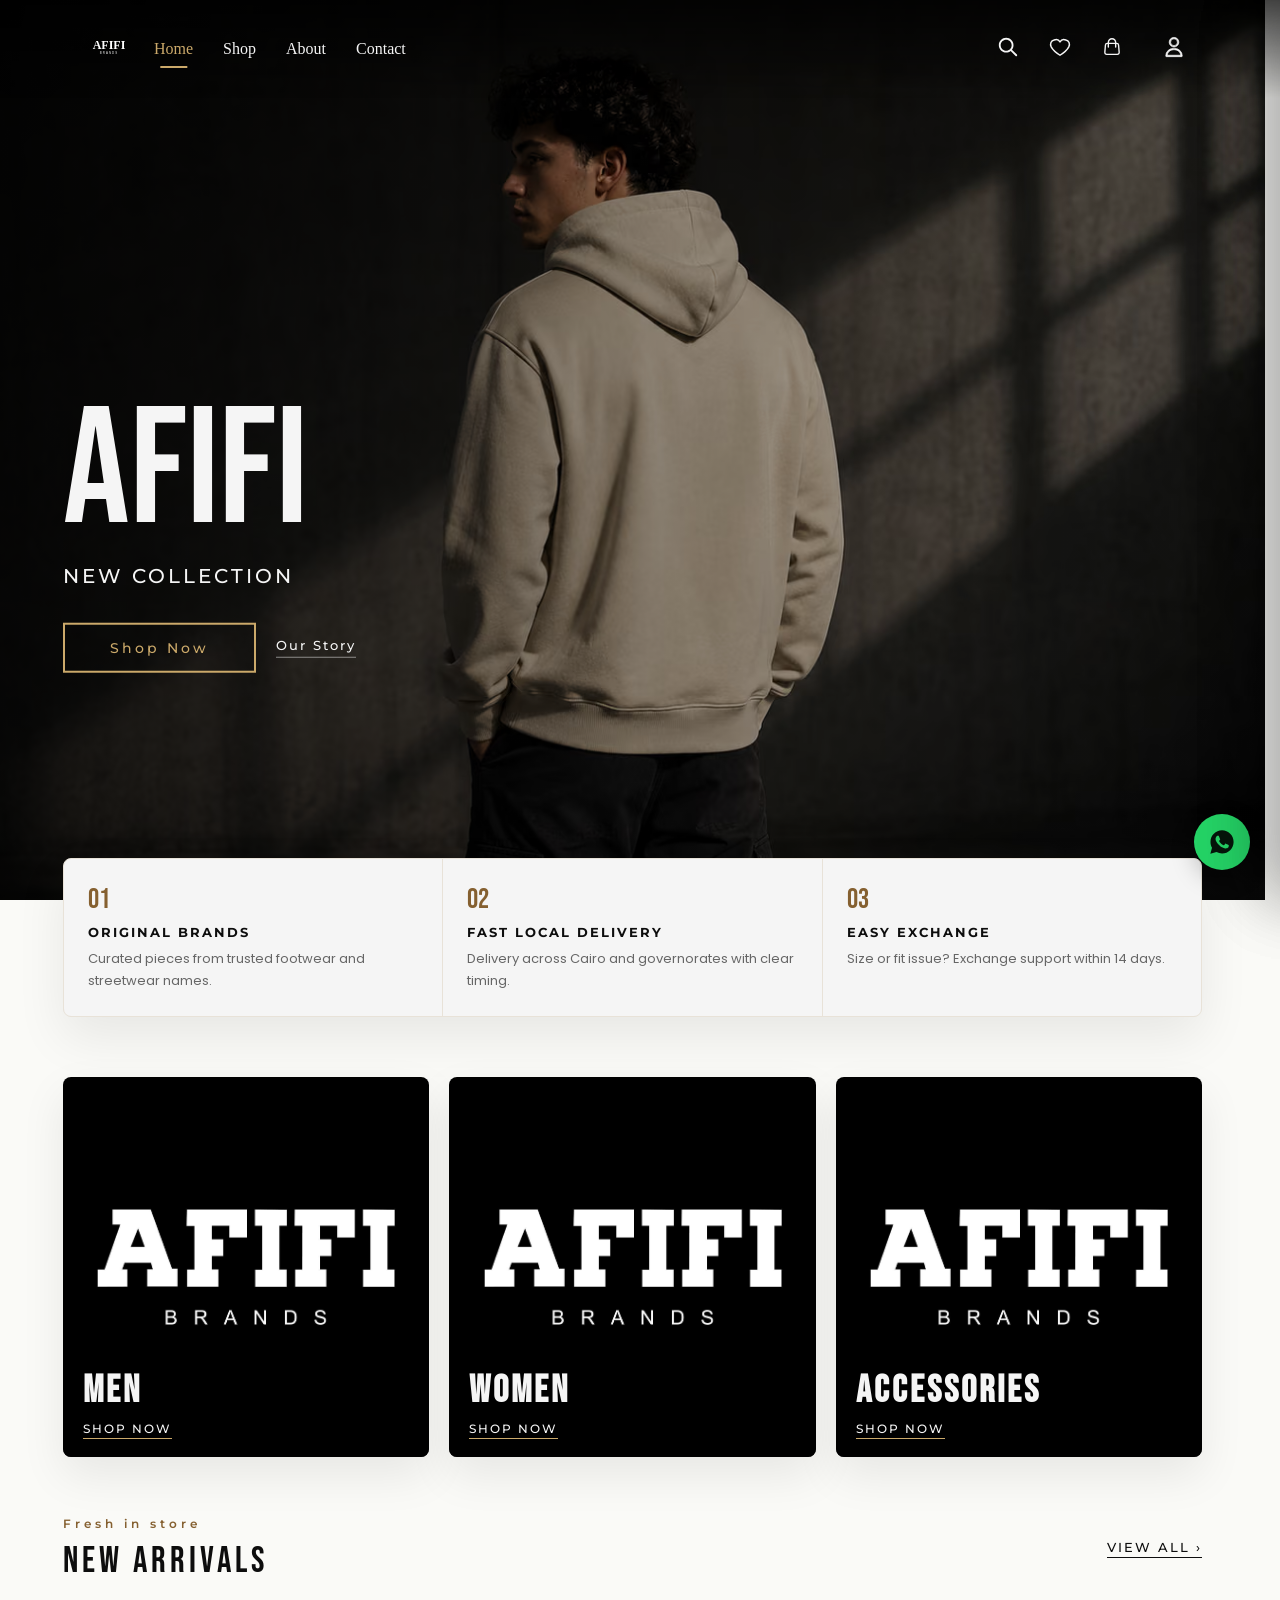
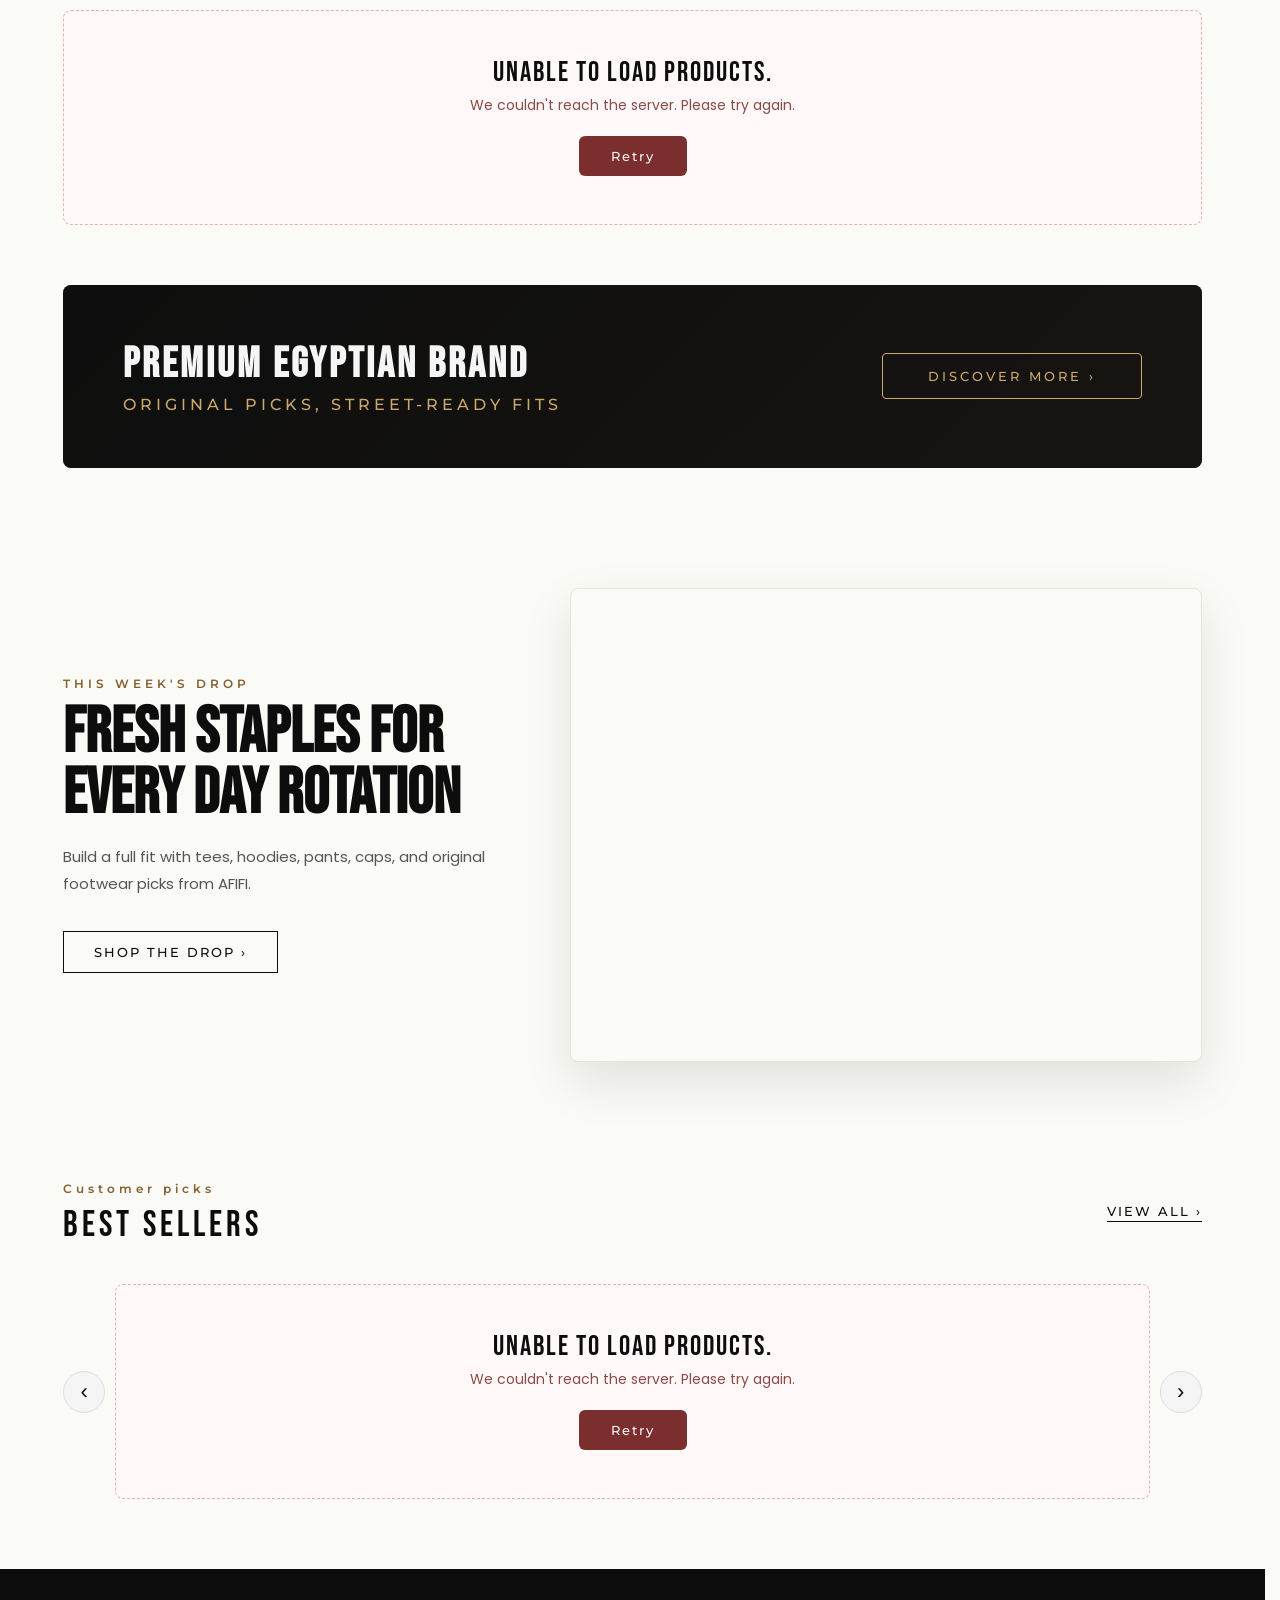
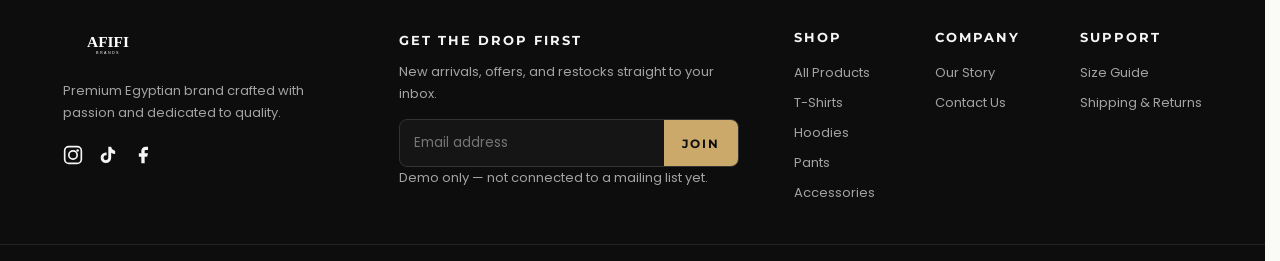
<file: index.html>
<!DOCTYPE html>
<html lang="en">
<head>
    <meta charset="UTF-8">
    <meta name="viewport" content="width=device-width, initial-scale=1.0">
    <meta http-equiv="X-UA-Compatible" content="ie=edge">
    <link rel="icon" href="favicon.ico" sizes="any">
    <link rel="icon" type="image/png" sizes="32x32" href="images/favicon/favicon-32x32.png">
    <link rel="icon" type="image/png" sizes="16x16" href="images/favicon/favicon-16x16.png">
    <link rel="apple-touch-icon" sizes="180x180" href="images/favicon/apple-touch-icon.png">
    <link rel="manifest" href="images/favicon/site.webmanifest">
    <meta name="theme-color" content="#0D0D0D">
    <link rel="preload" href="fonts/bebas-neue-latin.woff2" as="font" type="font/woff2" crossorigin>
    <link rel="preload" href="fonts/montserrat-500-latin.woff2" as="font" type="font/woff2" crossorigin>
    <link rel="preload" as="image" type="image/avif" imagesrcset="images/hero/slide-1-768.avif 768w, images/hero/slide-1-1280.avif 1280w, images/hero/slide-1-1920.avif 1920w" imagesizes="100vw">
    <link rel="preload" as="image" type="image/webp" imagesrcset="images/hero/slide-1-768.webp 768w, images/hero/slide-1-1280.webp 1280w, images/hero/slide-1-1920.webp 1920w" imagesizes="100vw">
    <link rel="stylesheet" href="brand.css?v=1.49">
    <title>AFIFI | CLOTHING BRAND</title>
    <meta name="description" content="AFIFI - premium Egyptian streetwear brand. Shop original tees, hoodies, pants, and accessories built for everyday rotation.">
</head>
<body>

<nav class="navbar">
    <a href="index.html"><img src="images/AFIFI_BRANDS_VECTOR.svg" alt="AFIFI Logo"></a>
    <button class="hamburger" id="hamburger" aria-label="Menu">
        <span></span><span></span><span></span>
    </button>
    <div class="nav-menu" id="navMenu">
        <div class="sections">
            <a href="index.html" class="active">Home</a>
            <a href="shop.html">Shop</a>
            <a href="about.html">About</a>
            <a href="contact.html">Contact</a>
        </div>
        <div class="icons">
            <a href="#" aria-label="Search"><img src="images/search icon.svg" alt=""></a>
            <a href="#" aria-label="Cart"><img src="images/cart.svg" alt=""></a>
            <a href="#" aria-label="Profile"><img src="images/profile.svg" alt=""></a>
        </div>
    </div>
</nav>

<main id="main-content">

<section class="hero">
    <div class="hero-slides">
        <picture>
            <source type="image/avif" sizes="100vw" srcset="images/hero/slide-1-768.avif 768w, images/hero/slide-1-1280.avif 1280w, images/hero/slide-1-1920.avif 1920w">
            <source type="image/webp" sizes="100vw" srcset="images/hero/slide-1-768.webp 768w, images/hero/slide-1-1280.webp 1280w, images/hero/slide-1-1920.webp 1920w">
            <img src="images/hero/slide-1-1920.webp" class="slide active" alt="AFIFI collection look" width="1448" height="1086" decoding="async" fetchpriority="high">
        </picture>
        <picture data-lazy-slide>
            <source type="image/avif" sizes="100vw" data-srcset="images/hero/slide-2-768.avif 768w, images/hero/slide-2-1280.avif 1280w, images/hero/slide-2-1920.avif 1920w">
            <source type="image/webp" sizes="100vw" data-srcset="images/hero/slide-2-768.webp 768w, images/hero/slide-2-1280.webp 1280w, images/hero/slide-2-1920.webp 1920w">
            <img class="slide" data-src="images/hero/slide-2-1920.webp" alt="AFIFI streetwear look" width="1448" height="1086" decoding="async">
        </picture>
        <picture data-lazy-slide>
            <source type="image/avif" sizes="100vw" data-srcset="images/hero/slide-3-768.avif 768w, images/hero/slide-3-1280.avif 1280w, images/hero/slide-3-1920.avif 1920w">
            <source type="image/webp" sizes="100vw" data-srcset="images/hero/slide-3-768.webp 768w, images/hero/slide-3-1280.webp 1280w, images/hero/slide-3-1920.webp 1920w">
            <img class="slide" data-src="images/hero/slide-3-1920.webp" alt="AFIFI premium outfit" width="1448" height="1086" decoding="async">
        </picture>
    </div>
    <div class="hero-overlay"></div>
    <div class="hero-content">
        <h1>AFIFI</h1>
        <p>New Collection</p>
        <div class="hero-actions">
            <a href="shop.html" class="hero-btn">Shop Now</a>
            <a href="about.html" class="hero-link">Our Story</a>
        </div>
    </div>
</section>

<section class="trust-strip" aria-label="Shopping benefits">
    <div class="trust-item">
        <span>01</span>
        <strong>Original Brands</strong>
        <p>Curated pieces from trusted footwear and streetwear names.</p>
    </div>
    <div class="trust-item">
        <span>02</span>
        <strong>Fast Local Delivery</strong>
        <p>Delivery across Cairo and governorates with clear timing.</p>
    </div>
    <div class="trust-item">
        <span>03</span>
        <strong>Easy Exchange</strong>
        <p>Size or fit issue? Exchange support within 14 days.</p>
    </div>
</section>

<section class="categories">
    <a href="shop.html" class="category-card">
        <img src="images/Brand-logo.jpg" alt="Men">
        <div class="category-overlay">
            <h2>MEN</h2>
            <span>SHOP NOW</span>
        </div>
    </a>
    <a href="shop.html" class="category-card">
        <img src="images/Brand-logo.jpg" alt="Women">
        <div class="category-overlay">
            <h2>WOMEN</h2>
            <span>SHOP NOW</span>
        </div>
    </a>
    <a href="shop.html" class="category-card">
        <img src="images/Brand-logo.jpg" alt="Accessories">
        <div class="category-overlay">
            <h2>ACCESSORIES</h2>
            <span>SHOP NOW</span>
        </div>
    </a>
</section>

<section class="new-arrivals">
    <div class="arrivals-header">
        <div>
            <span class="section-label">Fresh in store</span>
            <h2>NEW ARRIVALS</h2>
        </div>
        <a href="shop.html" class="view-all">VIEW ALL &rsaquo;</a>
    </div>
    <div class="products-grid is-loading" id="newArrivalsGrid" aria-busy="true">
        <div class="home-section-loading" data-home-loading aria-live="polite">
            <div class="home-section-loading-spinner" aria-hidden="true"></div>
            <p class="home-section-loading-text">Loading new arrivals...</p>
        </div>
        <div class="home-products-empty" id="newArrivalsEmpty" hidden>
            <p class="home-products-empty-title">No new arrivals yet.</p>
            <p class="home-products-empty-text">Check back soon for fresh drops.</p>
        </div>
        <div class="home-products-error" id="newArrivalsError" hidden>
            <p class="home-products-error-title">Unable to load products.</p>
            <p class="home-products-error-text">We couldn't reach the server. Please try again.</p>
            <button type="button" class="home-products-retry" data-home-retry>Retry</button>
        </div>
    </div>
</section>

<section class="premium-banner">
    <div class="banner-content">
        <div class="banner-text">
            <h2>PREMIUM EGYPTIAN BRAND</h2>
            <p>ORIGINAL PICKS, STREET-READY FITS</p>
        </div>
        <a href="about.html" class="banner-btn">DISCOVER MORE &rsaquo;</a>
    </div>
</section>

<section class="featured-drop">
    <div class="drop-copy">
        <span class="section-label">THIS WEEK'S DROP</span>
        <h2>Fresh staples for every day rotation</h2>
        <p>Build a full fit with tees, hoodies, pants, caps, and original footwear picks from AFIFI.</p>
        <a href="shop.html" class="story-btn">SHOP THE DROP &rsaquo;</a>
    </div>
    <div class="drop-media">
        <picture>
            <source type="image/avif" sizes="(max-width: 768px) 100vw, 55vw" srcset="images/hero/slide-2-768.avif 768w, images/hero/slide-2-1280.avif 1280w">
            <source type="image/webp" sizes="(max-width: 768px) 100vw, 55vw" srcset="images/hero/slide-2-768.webp 768w, images/hero/slide-2-1280.webp 1280w">
            <img src="images/hero/slide-2-1280.webp" alt="AFIFI weekly drop" width="1448" height="1086" loading="lazy" decoding="async">
        </picture>
    </div>
</section>

<section class="best-sellers">
    <div class="arrivals-header">
        <div>
            <span class="section-label">Customer picks</span>
            <h2>BEST SELLERS</h2>
        </div>
        <a href="shop.html" class="view-all">VIEW ALL &rsaquo;</a>
    </div>
    <div class="carousel-wrapper is-loading">
        <button class="carousel-arrow left-arrow" aria-label="Previous products">&lsaquo;</button>
        <div class="carousel-track is-loading" id="bestSellersTrack" aria-busy="true">
            <div class="home-section-loading" data-home-loading aria-live="polite">
                <div class="home-section-loading-spinner" aria-hidden="true"></div>
                <p class="home-section-loading-text">Loading best sellers...</p>
            </div>
            <div class="home-products-empty" id="bestSellersEmpty" hidden>
                <p class="home-products-empty-title">No best sellers yet.</p>
                <p class="home-products-empty-text">Customer favorites will appear here soon.</p>
            </div>
            <div class="home-products-error" id="bestSellersError" hidden>
                <p class="home-products-error-title">Unable to load products.</p>
                <p class="home-products-error-text">We couldn't reach the server. Please try again.</p>
                <button type="button" class="home-products-retry" data-home-retry>Retry</button>
            </div>
        </div>
        <button class="carousel-arrow right-arrow" aria-label="Next products">&rsaquo;</button>
    </div>
</section>

</main>

<footer class="site-footer">
    <div class="footer-main">
        <div class="footer-brand">
            <img src="images/AFIFI_BRANDS_VECTOR.svg" alt="AFIFI Logo" class="footer-logo">
            <p>Premium Egyptian brand crafted with passion and dedicated to quality.</p>
            <div class="social-icons">
                <a href="https://www.instagram.com/afifi_15may?utm_source=ig_web_button_share_sheet&igsh=ZDNlZDc0MzIxNw==" aria-label="Instagram" target="_blank"><svg width="20" height="20" viewBox="0 0 24 24" fill="none" stroke="currentColor" stroke-width="2"><rect x="2" y="2" width="20" height="20" rx="5"/><circle cx="12" cy="12" r="5"/><circle cx="17.5" cy="6.5" r="1.5" fill="currentColor" stroke="none"/></svg></a>
                <a href="https://www.tiktok.com/@afifi9087?is_from_webapp=1&sender_device=pc" aria-label="TikTok" target="_blank"><svg width="20" height="20" viewBox="0 0 24 24" fill="currentColor"><path d="M19.59 6.69a4.83 4.83 0 01-3.77-4.25V2h-3.45v13.67a2.89 2.89 0 01-2.88 2.5 2.89 2.89 0 01-2.89-2.89 2.89 2.89 0 012.89-2.89c.28 0 .54.04.79.1V9.01a6.27 6.27 0 00-.79-.05 6.34 6.34 0 00-6.34 6.34 6.34 6.34 0 006.34 6.34 6.34 6.34 0 006.34-6.34V9.17a8.16 8.16 0 004.76 1.52v-3.4a4.85 4.85 0 01-1-.6z"/></svg></a>
                <a href="https://www.facebook.com/Afifibrands" aria-label="Facebook" target="_blank"><svg width="20" height="20" viewBox="0 0 24 24" fill="currentColor"><path d="M18 2h-3a5 5 0 00-5 5v3H7v4h3v8h4v-8h3l1-4h-4V7a1 1 0 011-1h3z"/></svg></a>
            </div>
        </div>
        <div class="footer-newsletter">
            <p class="footer-col-title">GET THE DROP FIRST</p>
            <p>New arrivals, offers, and restocks straight to your inbox.</p>
            <form class="newsletter-form">
                <input type="email" placeholder="Email address" aria-label="Email address">
                <button type="submit">JOIN</button>
            </form>
            <p class="form-demo-note">Demo only — not connected to a mailing list yet.</p>
        </div>
        <div class="footer-links">
            <div class="footer-col">
                <p class="footer-col-title">SHOP</p>
                <a href="shop.html">All Products</a>
                <a href="shop.html">T-Shirts</a>
                <a href="shop.html">Hoodies</a>
                <a href="shop.html">Pants</a>
                <a href="shop.html">Accessories</a>
            </div>
            <div class="footer-col">
                <p class="footer-col-title">COMPANY</p>
                <a href="about.html">Our Story</a>
                <a href="contact.html">Contact Us</a>
            </div>
            <div class="footer-col">
                <p class="footer-col-title">SUPPORT</p>
                <a href="support.html#size-guide">Size Guide</a>
                <a href="support.html#shipping">Shipping & Returns</a>
            </div>
        </div>
    </div>
    <div class="footer-bottom">
        <p>&copy; 2026 AFIFI BRANDS. All Rights Reserved.</p>
        <div class="footer-bottom-links">
            <a href="support.html#privacy">Privacy Policy</a>
            <a href="support.html#terms">Terms & Conditions</a>
        </div>
    </div>
</footer>

<!--
  API base URL (production / split deployment only):
  Uncomment and set before brand.js when the Laravel API is NOT on the same origin as this site.
  Required for static hosts such as GitHub Pages. Local dev (localhost, 127.0.0.1, file://)
  automatically uses http://127.0.0.1:8000/api — do not set this override locally.
  Example:
  <script>window.AFIFI_API_BASE_URL = 'https://api.yourdomain.com/api';</script>
-->
<script src="brand.js?v=1.42"></script>
</body>
</html>
</file>
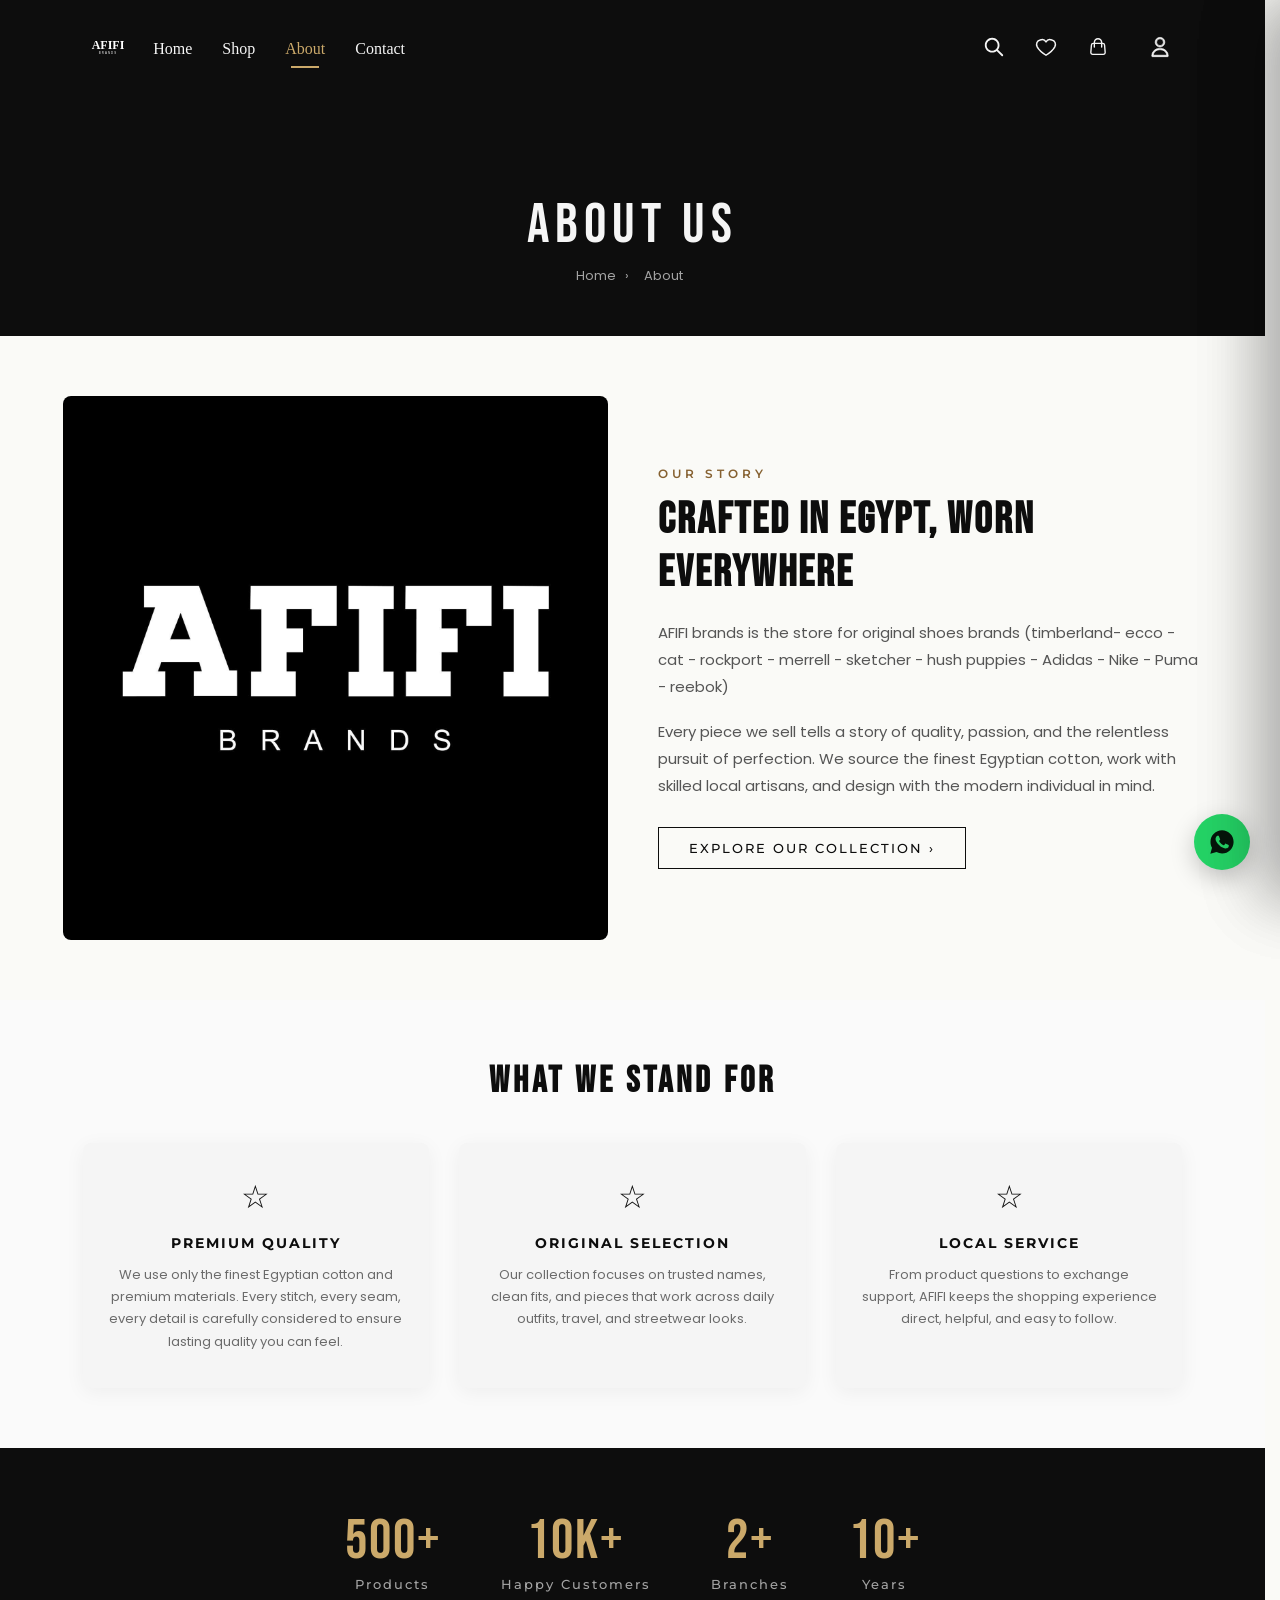
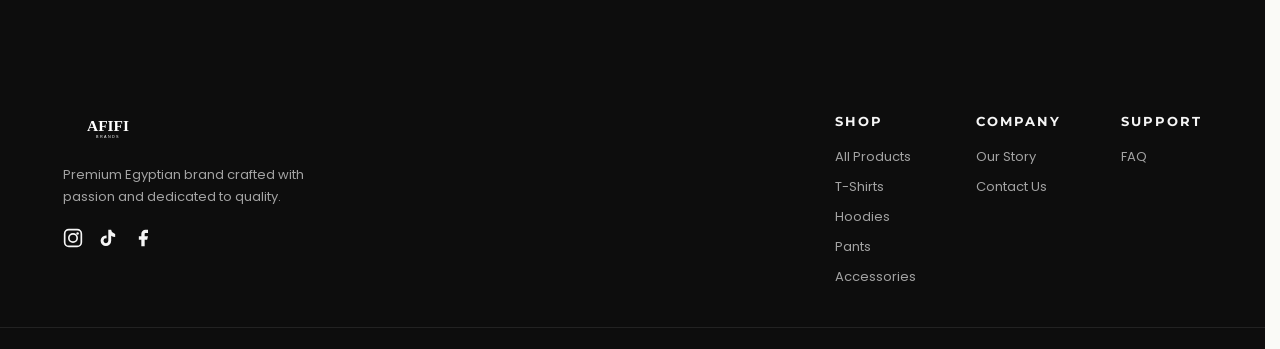
<file: about.html>
<!DOCTYPE html>
<html lang="en">
<head>
    <meta charset="UTF-8">
    <meta name="viewport" content="width=device-width, initial-scale=1.0">
    <meta http-equiv="X-UA-Compatible" content="ie=edge">
    <link rel="icon" href="favicon.ico" sizes="any">
    <link rel="icon" type="image/png" sizes="32x32" href="images/favicon/favicon-32x32.png">
    <link rel="icon" type="image/png" sizes="16x16" href="images/favicon/favicon-16x16.png">
    <link rel="apple-touch-icon" sizes="180x180" href="images/favicon/apple-touch-icon.png">
    <link rel="manifest" href="images/favicon/site.webmanifest">
    <meta name="theme-color" content="#0D0D0D">
    <link rel="preload" href="fonts/bebas-neue-latin.woff2" as="font" type="font/woff2" crossorigin>
    <link rel="stylesheet" href="brand.css?v=1.49">
    <title>AFIFI | ABOUT US</title>
    <meta name="description" content="Learn about AFIFI - a premium Egyptian clothing brand blending street style with quality craftsmanship.">
</head>
<body>

<nav class="navbar navbar-solid">
    <a href="index.html" aria-label="AFIFI home"><img src="images/AFIFI_BRANDS_VECTOR.svg" alt=""></a>
    <button class="hamburger" id="hamburger" aria-label="Menu">
        <span></span><span></span><span></span>
    </button>
    <div class="nav-menu" id="navMenu">
        <div class="sections">
            <a href="index.html">Home</a>
            <a href="shop.html">Shop</a>
            <a href="about.html" class="active">About</a>
            <a href="contact.html">Contact</a>
        </div>
        <div class="icons">
            <a href="#" aria-label="Search"><img src="images/search icon.svg" alt=""></a>
            <a href="#" aria-label="Cart"><img src="images/cart.svg" alt=""></a>
            <a href="#" aria-label="Profile"><img src="images/profile.svg" alt=""></a>
        </div>
    </div>
</nav>

<main id="main-content">

<!--PAGE HEADER-->
<section class="page-header">
    <h1>ABOUT US</h1>
    <div class="breadcrumbs">
        <a href="index.html">Home</a> <span>&rsaquo;</span> <span>About</span>
    </div>
</section>

<!--BRAND STORY-->
<section class="brand-story">
    <div class="story-image">
        <img src="images/Brand-logo.jpg" alt="Our Story">
    </div>
    <div class="story-text">
        <span class="section-label">OUR STORY</span>
        <h2>Crafted in Egypt, Worn Everywhere</h2>
        <p>AFIFI brands is the store for original shoes brands (timberland- ecco - cat - rockport - merrell - sketcher -
            hush puppies - Adidas - Nike - Puma - reebok) </p>
        <p>Every piece we sell tells a story of quality, passion, and the relentless pursuit of perfection. We source
            the finest Egyptian cotton, work with skilled local artisans, and design with the modern individual in
            mind.</p>
        <a href="shop.html" class="story-btn">EXPLORE OUR COLLECTION &rsaquo;</a>
    </div>
</section>

<!--VALUES-->
<section class="values-section">
    <h2>WHAT WE STAND FOR</h2>
    <div class="values-grid">
        <div class="value-card">
            <div class="value-icon">&star;</div>
            <h3>PREMIUM QUALITY</h3>
            <p>We use only the finest Egyptian cotton and premium materials. Every stitch, every seam, every detail is
                carefully considered to ensure lasting quality you can feel.</p>
        </div>
        <div class="value-card">
            <div class="value-icon">&star;</div>
            <h3>ORIGINAL SELECTION</h3>
            <p>Our collection focuses on trusted names, clean fits, and pieces that work across daily outfits, travel,
                and streetwear looks.</p>
        </div>
        <div class="value-card">
            <div class="value-icon">&star;</div>
            <h3>LOCAL SERVICE</h3>
            <p>From product questions to exchange support, AFIFI keeps the shopping experience direct, helpful, and easy
                to follow.</p>
        </div>
    </div>
</section>

<!--STATS-->
<section class="stats-section">
    <div class="stat-item">
        <span class="stat-number">500+</span>
        <span class="stat-label">Products</span>
    </div>
    <div class="stat-item">
        <span class="stat-number">10K+</span>
        <span class="stat-label">Happy Customers</span>
    </div>
    <div class="stat-item">
        <span class="stat-number">2+</span>
        <span class="stat-label">Branches</span>
    </div>
    <div class="stat-item">
        <span class="stat-number">10+</span>
        <span class="stat-label">Years</span>
    </div>
</section>

<!--FOOTER-->
</main>

<footer class="site-footer">
    <div class="footer-main">
        <div class="footer-brand">
            <img src="images/AFIFI_BRANDS_VECTOR.svg" alt="AFIFI Logo" class="footer-logo">
            <p>Premium Egyptian brand crafted with passion and dedicated to quality.</p>
            <div class="social-icons">
                <a href="https://www.instagram.com/afifi_15may?utm_source=ig_web_button_share_sheet&igsh=ZDNlZDc0MzIxNw=="
                   aria-label="Instagram" target="_blank">
                    <svg width="20" height="20" viewBox="0 0 24 24" fill="none" stroke="currentColor" stroke-width="2">
                        <rect x="2" y="2" width="20" height="20" rx="5"/>
                        <circle cx="12" cy="12" r="5"/>
                        <circle cx="17.5" cy="6.5" r="1.5" fill="currentColor" stroke="none"/>
                    </svg>
                </a>
                <a href="https://www.tiktok.com/@afifi9087?is_from_webapp=1&sender_device=pc" aria-label="TikTok"
                   target="_blank">
                    <svg width="20" height="20" viewBox="0 0 24 24" fill="currentColor">
                        <path d="M19.59 6.69a4.83 4.83 0 01-3.77-4.25V2h-3.45v13.67a2.89 2.89 0 01-2.88 2.5 2.89 2.89 0 01-2.89-2.89 2.89 2.89 0 012.89-2.89c.28 0 .54.04.79.1V9.01a6.27 6.27 0 00-.79-.05 6.34 6.34 0 00-6.34 6.34 6.34 6.34 0 006.34 6.34 6.34 6.34 0 006.34-6.34V9.17a8.16 8.16 0 004.76 1.52v-3.4a4.85 4.85 0 01-1-.6z"/>
                    </svg>
                </a>
                <a href="https://www.facebook.com/Afifibrands" aria-label="Facebook" target="_blank">
                    <svg width="20" height="20" viewBox="0 0 24 24" fill="currentColor">
                        <path d="M18 2h-3a5 5 0 00-5 5v3H7v4h3v8h4v-8h3l1-4h-4V7a1 1 0 011-1h3z"/>
                    </svg>
                </a>
            </div>
        </div>
        <div class="footer-links">
            <div class="footer-col"><p class="footer-col-title">SHOP</p><a href="shop.html">All Products</a><a href="#">T-Shirts</a><a
                    href="#">Hoodies</a><a href="#">Pants</a><a href="#">Accessories</a></div>
            <div class="footer-col"><p class="footer-col-title">COMPANY</p><a href="about.html">Our
                Story</a><a href="contact.html">Contact Us</a></div>
            <div class="footer-col"><p class="footer-col-title">SUPPORT</p><a href="support.html">FAQ</a></div>
        </div>
    </div>
    <div class="footer-bottom">
        <p>&copy; 2026 AFIFI BRANDS. All Rights Reserved.</p>
        <div class="footer-bottom-links"><a href="support.html#privacy">Privacy Policy</a><a href="support.html#terms">Terms & Conditions</a></div>
    </div>
</footer>

<!--
  API base URL (production / split deployment only):
  Uncomment and set before brand.js when the Laravel API is NOT on the same origin as this site.
  Required for static hosts such as GitHub Pages. Local dev (localhost, 127.0.0.1, file://)
  automatically uses http://127.0.0.1:8000/api — do not set this override locally.
  Example:
  <script>window.AFIFI_API_BASE_URL = 'https://api.yourdomain.com/api';</script>
-->
<script src="brand.js?v=1.42"></script>

</body>
</html>
</file>
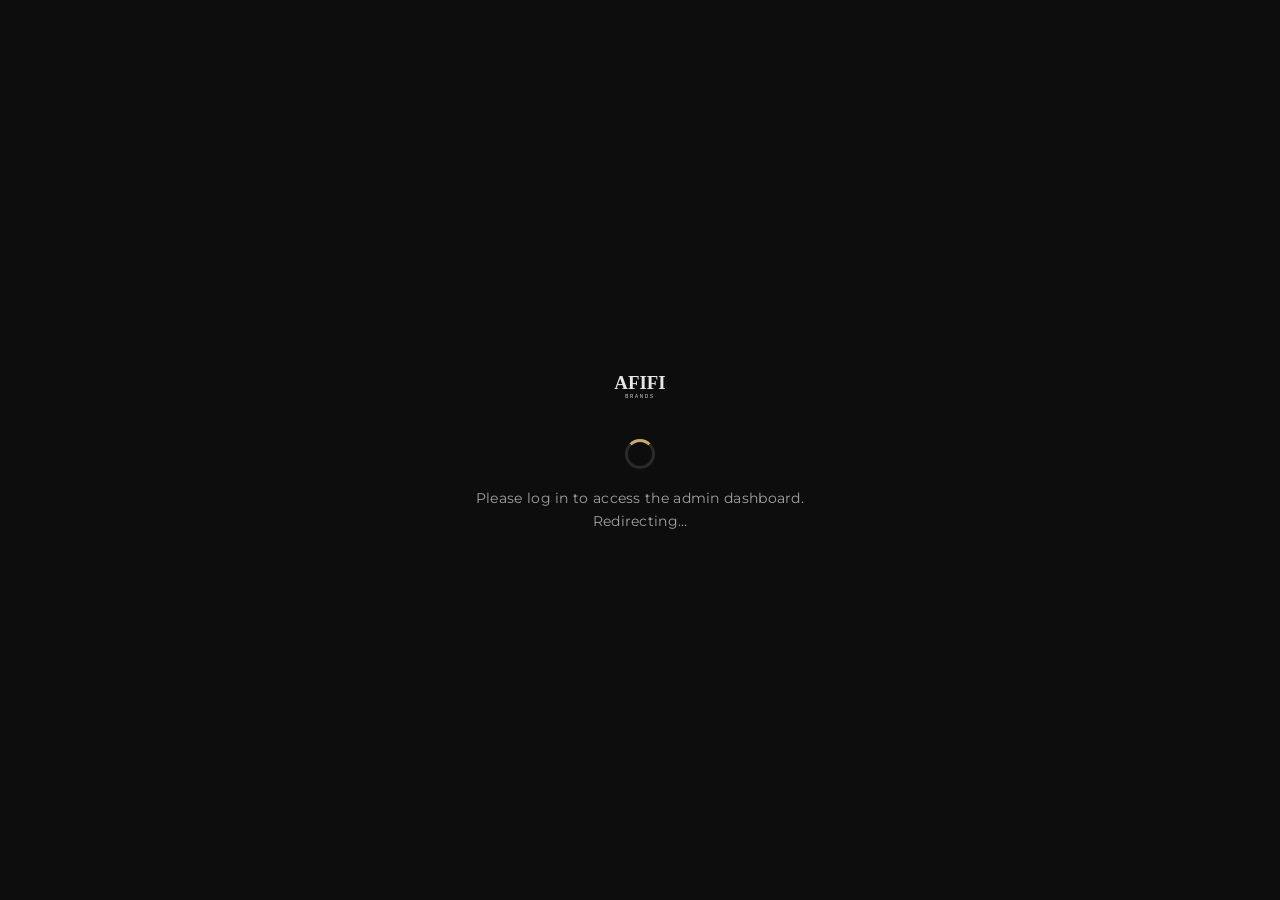
<file: admin.html>
<!DOCTYPE html>
<html lang="en">
<head>
    <meta charset="UTF-8">
    <meta name="viewport" content="width=device-width, initial-scale=1.0">
    <meta http-equiv="X-UA-Compatible" content="ie=edge">
    <meta name="robots" content="noindex, nofollow">
    <link rel="icon" href="favicon.ico" sizes="any">
    <link rel="icon" type="image/png" sizes="32x32" href="images/favicon/favicon-32x32.png">
    <link rel="icon" type="image/png" sizes="16x16" href="images/favicon/favicon-16x16.png">
    <link rel="apple-touch-icon" sizes="180x180" href="images/favicon/apple-touch-icon.png">
    <link rel="manifest" href="images/favicon/site.webmanifest">
    <meta name="theme-color" content="#0D0D0D">
    <link rel="preconnect" href="https://fonts.googleapis.com">
    <link rel="preconnect" href="https://fonts.gstatic.com" crossorigin>
    <link href="https://fonts.googleapis.com/css2?family=Bebas+Neue&family=Montserrat:wght@500;600;700&family=Poppins:wght@300;400;500;600;700&display=swap" rel="stylesheet">
    <link rel="stylesheet" href="admin.css?v=1.14">
    <title>AFIFI | ADMIN DASHBOARD</title>
</head>
<body class="admin-body">

<!-- AUTH GATE: shown until the auth guard finishes checking the session and
     admin permission. No dashboard content renders behind this until then. -->
<div class="admin-gate" id="adminAuthGate" data-state="checking" role="status" aria-live="polite">
    <div class="admin-gate-box">
        <img src="images/AFIFI_BRANDS_VECTOR.svg" alt="AFIFI" class="admin-gate-logo">
        <div class="admin-gate-spinner" aria-hidden="true"></div>
        <p id="adminGateMessage">Checking access…</p>
        <div class="admin-gate-actions" id="adminGateActions" hidden>
            <button type="button" id="adminGateRetryBtn" hidden>RETRY</button>
            <a href="index.html" id="adminGateHomeLink" hidden>GO HOME</a>
        </div>
    </div>
</div>

<div class="admin-sidebar-backdrop" id="adminSidebarBackdrop"></div>

<div class="admin-shell" id="adminShell" hidden>
    <aside class="admin-sidebar" id="adminSidebar">
        <div class="admin-sidebar-brand">
            <img src="images/AFIFI_BRANDS_VECTOR.svg" alt="AFIFI">
            <span>ADMIN</span>
        </div>

        <nav class="admin-nav" aria-label="Admin navigation">
            <a href="#dashboard" class="admin-nav-link active" data-section="dashboard" aria-current="page">
                <svg viewBox="0 0 24 24" fill="none" stroke="currentColor" stroke-width="2" stroke-linecap="round" stroke-linejoin="round"><rect x="3" y="3" width="7" height="7"></rect><rect x="14" y="3" width="7" height="7"></rect><rect x="14" y="14" width="7" height="7"></rect><rect x="3" y="14" width="7" height="7"></rect></svg>
                Dashboard
            </a>
            <a href="#products" class="admin-nav-link" data-section="products">
                <svg viewBox="0 0 24 24" fill="none" stroke="currentColor" stroke-width="2" stroke-linecap="round" stroke-linejoin="round"><path d="M21 16V8a2 2 0 00-1-1.73l-7-4a2 2 0 00-2 0l-7 4A2 2 0 003 8v8a2 2 0 001 1.73l7 4a2 2 0 002 0l7-4A2 2 0 0021 16z"></path><polyline points="3.27 6.96 12 12.01 20.73 6.96"></polyline><line x1="12" y1="22.08" x2="12" y2="12"></line></svg>
                Products
            </a>
            <a href="#orders" class="admin-nav-link" data-section="orders">
                <svg viewBox="0 0 24 24" fill="none" stroke="currentColor" stroke-width="2" stroke-linecap="round" stroke-linejoin="round"><path d="M14 2H6a2 2 0 00-2 2v16a2 2 0 002 2h12a2 2 0 002-2V8z"></path><polyline points="14 2 14 8 20 8"></polyline><line x1="16" y1="13" x2="8" y2="13"></line><line x1="16" y1="17" x2="8" y2="17"></line></svg>
                Orders
            </a>
            <a href="#customers" class="admin-nav-link" data-section="customers">
                <svg viewBox="0 0 24 24" fill="none" stroke="currentColor" stroke-width="2" stroke-linecap="round" stroke-linejoin="round"><path d="M17 21v-2a4 4 0 00-4-4H5a4 4 0 00-4 4v2"></path><circle cx="9" cy="7" r="4"></circle><path d="M23 21v-2a4 4 0 00-3-3.87"></path><path d="M16 3.13a4 4 0 010 7.75"></path></svg>
                Customers
            </a>
            <a href="#settings" class="admin-nav-link" data-section="settings">
                <svg viewBox="0 0 24 24" fill="none" stroke="currentColor" stroke-width="2" stroke-linecap="round" stroke-linejoin="round"><circle cx="12" cy="12" r="3"></circle><path d="M19.4 15a1.65 1.65 0 00.33 1.82l.06.06a2 2 0 11-2.83 2.83l-.06-.06a1.65 1.65 0 00-1.82-.33 1.65 1.65 0 00-1 1.51V21a2 2 0 01-4 0v-.09A1.65 1.65 0 009 19.4a1.65 1.65 0 00-1.82.33l-.06.06a2 2 0 11-2.83-2.83l.06-.06a1.65 1.65 0 00.33-1.82 1.65 1.65 0 00-1.51-1H3a2 2 0 010-4h.09A1.65 1.65 0 004.6 9a1.65 1.65 0 00-.33-1.82l-.06-.06a2 2 0 112.83-2.83l.06.06a1.65 1.65 0 001.82.33H9a1.65 1.65 0 001-1.51V3a2 2 0 014 0v.09a1.65 1.65 0 001 1.51 1.65 1.65 0 001.82-.33l.06-.06a2 2 0 112.83 2.83l-.06.06a1.65 1.65 0 00-.33 1.82V9a1.65 1.65 0 001.51 1H21a2 2 0 010 4h-.09a1.65 1.65 0 00-1.51 1z"></path></svg>
                Settings
            </a>
            <a href="#roles" class="admin-nav-link" data-section="roles">
                <svg viewBox="0 0 24 24" fill="none" stroke="currentColor" stroke-width="2" stroke-linecap="round" stroke-linejoin="round"><rect x="3" y="11" width="18" height="11" rx="2" ry="2"></rect><path d="M7 11V7a5 5 0 0110 0v4"></path></svg>
                Roles &amp; Permissions
            </a>
            <a href="#coupons" class="admin-nav-link" data-section="coupons">
                <svg viewBox="0 0 24 24" fill="none" stroke="currentColor" stroke-width="2" stroke-linecap="round" stroke-linejoin="round"><path d="M20.59 13.41L13.42 20.58a2 2 0 01-2.83 0L2.01 12V2h10l8.58 8.58a2 2 0 010 2.83z"></path><line x1="7" y1="7" x2="7.01" y2="7"></line></svg>
                Coupons
            </a>
            <a href="#inventory" class="admin-nav-link" data-section="inventory">
                <svg viewBox="0 0 24 24" fill="none" stroke="currentColor" stroke-width="2" stroke-linecap="round" stroke-linejoin="round"><path d="M3 3h18v4H3z"></path><path d="M5 7v13a1 1 0 001 1h12a1 1 0 001-1V7"></path><line x1="10" y1="12" x2="14" y2="12"></line></svg>
                Inventory
            </a>
            <a href="#messages" class="admin-nav-link" data-section="messages">
                <svg viewBox="0 0 24 24" fill="none" stroke="currentColor" stroke-width="2" stroke-linecap="round" stroke-linejoin="round"><path d="M4 4h16c1.1 0 2 .9 2 2v12c0 1.1-.9 2-2 2H4c-1.1 0-2-.9-2-2V6c0-1.1.9-2 2-2z"></path><polyline points="22,6 12,13 2,6"></polyline></svg>
                Messages
            </a>
            <a href="#media" class="admin-nav-link" data-section="media">
                <svg viewBox="0 0 24 24" fill="none" stroke="currentColor" stroke-width="2" stroke-linecap="round" stroke-linejoin="round"><rect x="3" y="3" width="18" height="18" rx="2" ry="2"></rect><circle cx="8.5" cy="8.5" r="1.5"></circle><polyline points="21 15 16 10 5 21"></polyline></svg>
                Media
            </a>
        </nav>

        <button type="button" class="admin-logout-btn" id="adminLogoutBtn">
            <svg viewBox="0 0 24 24" fill="none" stroke="currentColor" stroke-width="2" stroke-linecap="round" stroke-linejoin="round"><path d="M9 21H5a2 2 0 01-2-2V5a2 2 0 012-2h4"></path><polyline points="16 17 21 12 16 7"></polyline><line x1="21" y1="12" x2="9" y2="12"></line></svg>
            LOGOUT
        </button>
    </aside>

    <div class="admin-main">
        <header class="admin-topbar">
            <button type="button" class="admin-menu-toggle" id="adminMenuToggle" aria-label="Toggle menu" aria-expanded="false">
                <span></span><span></span><span></span>
            </button>
            <h1 class="admin-page-title" id="adminPageTitle">Dashboard</h1>
            <div class="admin-topbar-user">
                <span class="admin-user-name" id="adminUserName">—</span>
                <span class="admin-user-role" id="adminUserRole"></span>
            </div>
        </header>

        <main class="admin-content">
            <section class="admin-section" id="section-dashboard" data-section-panel="dashboard">
                <div class="admin-error-banner" id="dashboardError" hidden></div>

                <div class="admin-toolbar">
                    <label for="dashboardFromDate" class="visually-hidden">From date</label>
                    <input type="date" id="dashboardFromDate" class="admin-search-input admin-date-input" aria-label="From date">
                    <label for="dashboardToDate" class="visually-hidden">To date</label>
                    <input type="date" id="dashboardToDate" class="admin-search-input admin-date-input" aria-label="To date">
                    <button type="button" class="admin-btn-primary" id="dashboardApplyRangeBtn">Apply Range</button>
                    <button type="button" class="admin-btn-secondary" id="dashboardResetRangeBtn">Reset</button>
                    <span class="admin-table-count">Orders, unpaid count, and revenue reflect the selected range. Other cards always show current totals.</span>
                </div>

                <div class="admin-cards-grid">
                    <div class="admin-card" data-card="products">
                        <span class="admin-card-label">Active Products</span>
                        <span class="admin-card-value is-loading" id="cardProducts">Loading…</span>
                    </div>
                    <div class="admin-card" data-card="orders">
                        <span class="admin-card-label">Pending Orders</span>
                        <span class="admin-card-value is-loading" id="cardOrders">Loading…</span>
                    </div>
                    <div class="admin-card" data-card="customers">
                        <span class="admin-card-label">Total Users</span>
                        <span class="admin-card-value is-loading" id="cardCustomers">Loading…</span>
                    </div>
                    <div class="admin-card" data-card="revenue">
                        <span class="admin-card-label">Net Revenue</span>
                        <span class="admin-card-value is-loading" id="cardRevenue">Loading…</span>
                        <span class="admin-card-note">Paid payments minus processed refunds</span>
                    </div>
                    <div class="admin-card" data-card="unpaid">
                        <span class="admin-card-label">Unpaid Orders</span>
                        <span class="admin-card-value is-loading" id="cardUnpaidOrders">Loading…</span>
                    </div>
                    <div class="admin-card" data-card="low-stock">
                        <span class="admin-card-label">Low Stock Variants</span>
                        <span class="admin-card-value is-loading" id="cardLowStock">Loading…</span>
                        <span class="admin-card-note">Stock ≤ 5</span>
                    </div>
                    <div class="admin-card" data-card="returns">
                        <span class="admin-card-label">Pending Returns</span>
                        <span class="admin-card-value is-loading" id="cardPendingReturns">Loading…</span>
                    </div>
                    <div class="admin-card" data-card="messages">
                        <span class="admin-card-label">New Contact Messages</span>
                        <span class="admin-card-value is-loading" id="cardNewMessages">Loading…</span>
                    </div>
                </div>

                <div class="admin-form-section">
                    <div class="admin-form-section-header">
                        <h3>Recent Orders</h3>
                    </div>
                    <div id="dashboardRecentOrders">
                        <p class="admin-table-muted">Loading…</p>
                    </div>
                </div>

                <div class="admin-form-section">
                    <div class="admin-form-section-header">
                        <h3>Low Stock Products</h3>
                    </div>
                    <div id="dashboardLowStockList">
                        <p class="admin-table-muted">Loading…</p>
                    </div>
                </div>
            </section>

            <section class="admin-section" id="section-products" data-section-panel="products" hidden>
                <div class="admin-error-banner" id="productsActionError" hidden></div>

                <div class="admin-toolbar">
                    <input type="search" id="productSearchInput" class="admin-search-input" placeholder="Search by name or SKU…" aria-label="Search products by name or SKU" disabled>
                    <label for="productStatusFilter" class="visually-hidden">Filter by status</label>
                    <select id="productStatusFilter" class="admin-filter-select" disabled>
                        <option value="all">All statuses</option>
                        <option value="active">Active</option>
                        <option value="inactive">Inactive</option>
                        <option value="sold_out">Sold Out</option>
                    </select>
                    <span class="admin-table-count" id="productsCount"></span>
                    <button type="button" class="admin-btn-primary" id="addProductBtn">+ ADD PRODUCT</button>
                </div>

                <div class="admin-table-wrap">
                    <table class="admin-table">
                        <thead>
                            <tr>
                                <th scope="col">Image</th>
                                <th scope="col">Name</th>
                                <th scope="col">SKU</th>
                                <th scope="col">Price</th>
                                <th scope="col">Stock</th>
                                <th scope="col">Status</th>
                                <th scope="col">Featured</th>
                                <th scope="col">Actions</th>
                            </tr>
                        </thead>
                        <tbody id="productsTableBody">
                            <tr class="admin-table-message-row">
                                <td colspan="8">Loading products…</td>
                            </tr>
                        </tbody>
                    </table>
                </div>
            </section>

            <section class="admin-section" id="section-orders" data-section-panel="orders" hidden>
                <div class="admin-toolbar">
                    <input type="search" id="orderSearchInput" class="admin-search-input" placeholder="Search by order #, name, email, or phone…" aria-label="Search orders" disabled>
                    <label for="orderStatusFilter" class="visually-hidden">Filter by order status</label>
                    <select id="orderStatusFilter" class="admin-filter-select" disabled>
                        <option value="">All statuses</option>
                        <option value="pending_confirmation">Pending Confirmation</option>
                        <option value="confirmed">Confirmed</option>
                        <option value="processing">Processing</option>
                        <option value="shipped">Shipped</option>
                        <option value="delivered">Delivered</option>
                        <option value="cancelled">Cancelled</option>
                        <option value="returned">Returned</option>
                    </select>
                    <label for="orderPaymentStatusFilter" class="visually-hidden">Filter by payment status</label>
                    <select id="orderPaymentStatusFilter" class="admin-filter-select" disabled>
                        <option value="">All payment statuses</option>
                        <option value="unpaid">Unpaid</option>
                        <option value="partially_paid">Partially Paid</option>
                        <option value="paid">Paid</option>
                        <option value="partially_refunded">Partially Refunded</option>
                        <option value="refunded">Refunded</option>
                    </select>
                    <span class="admin-table-count" id="ordersCount"></span>
                </div>

                <div class="admin-table-wrap">
                    <table class="admin-table">
                        <thead>
                            <tr>
                                <th scope="col">Order #</th>
                                <th scope="col">Customer</th>
                                <th scope="col">Date</th>
                                <th scope="col">Total</th>
                                <th scope="col">Items</th>
                                <th scope="col">Payment</th>
                                <th scope="col">Pay Status</th>
                                <th scope="col">Order Status</th>
                                <th scope="col">Actions</th>
                            </tr>
                        </thead>
                        <tbody id="ordersTableBody">
                            <tr class="admin-table-message-row">
                                <td colspan="9">Loading orders…</td>
                            </tr>
                        </tbody>
                    </table>
                </div>
            </section>

            <section class="admin-section" id="section-customers" data-section-panel="customers" hidden>
                <div class="admin-toolbar">
                    <input type="search" id="customerSearchInput" class="admin-search-input" placeholder="Search by name, email, or phone…" aria-label="Search customers" disabled>
                    <label for="customerStatusFilter" class="visually-hidden">Filter by status</label>
                    <select id="customerStatusFilter" class="admin-filter-select" disabled>
                        <option value="">All statuses</option>
                        <option value="active">Active</option>
                        <option value="inactive">Inactive</option>
                    </select>
                    <span class="admin-table-count" id="customersCount"></span>
                </div>

                <div class="admin-table-wrap">
                    <table class="admin-table">
                        <thead>
                            <tr>
                                <th scope="col">Name</th>
                                <th scope="col">Email</th>
                                <th scope="col">Phone</th>
                                <th scope="col">Role</th>
                                <th scope="col">Status</th>
                                <th scope="col">Orders</th>
                                <th scope="col">Joined</th>
                                <th scope="col">Actions</th>
                            </tr>
                        </thead>
                        <tbody id="customersTableBody">
                            <tr class="admin-table-message-row">
                                <td colspan="8">Loading customers…</td>
                            </tr>
                        </tbody>
                    </table>
                </div>
            </section>

            <section class="admin-section" id="section-settings" data-section-panel="settings" hidden>
                <div id="settingsBody">
                    <p class="admin-table-muted">Loading settings…</p>
                </div>
            </section>

            <section class="admin-section" id="section-roles" data-section-panel="roles" hidden>
                <div class="admin-toolbar">
                    <span class="admin-table-count" id="rolesCount"></span>
                </div>

                <div class="admin-table-wrap">
                    <table class="admin-table">
                        <thead>
                            <tr>
                                <th scope="col">Role</th>
                                <th scope="col">Permissions</th>
                                <th scope="col">Users</th>
                                <th scope="col">Actions</th>
                            </tr>
                        </thead>
                        <tbody id="rolesTableBody">
                            <tr class="admin-table-message-row">
                                <td colspan="4">Loading roles…</td>
                            </tr>
                        </tbody>
                    </table>
                </div>
            </section>

            <section class="admin-section" id="section-coupons" data-section-panel="coupons" hidden>
                <div class="admin-error-banner" id="couponsActionError" hidden></div>

                <div class="admin-toolbar">
                    <input type="search" id="couponSearchInput" class="admin-search-input" placeholder="Search by code…" aria-label="Search coupons by code" disabled>
                    <label for="couponTypeFilter" class="visually-hidden">Filter by type</label>
                    <select id="couponTypeFilter" class="admin-filter-select" disabled>
                        <option value="">All types</option>
                        <option value="percent">Percent</option>
                        <option value="fixed">Fixed</option>
                    </select>
                    <label for="couponStatusFilter" class="visually-hidden">Filter by status</label>
                    <select id="couponStatusFilter" class="admin-filter-select" disabled>
                        <option value="">All statuses</option>
                        <option value="active">Active</option>
                        <option value="inactive">Inactive</option>
                        <option value="expired">Expired</option>
                    </select>
                    <span class="admin-table-count" id="couponsCount"></span>
                    <button type="button" class="admin-btn-primary" id="addCouponBtn">+ ADD COUPON</button>
                </div>

                <div class="admin-table-wrap">
                    <table class="admin-table">
                        <thead>
                            <tr>
                                <th scope="col">Code</th>
                                <th scope="col">Type</th>
                                <th scope="col">Value</th>
                                <th scope="col">Usage</th>
                                <th scope="col">Status</th>
                                <th scope="col">Expires</th>
                                <th scope="col">Actions</th>
                            </tr>
                        </thead>
                        <tbody id="couponsTableBody">
                            <tr class="admin-table-message-row">
                                <td colspan="7">Loading coupons…</td>
                            </tr>
                        </tbody>
                    </table>
                </div>
            </section>

            <section class="admin-section" id="section-inventory" data-section-panel="inventory" hidden>
                <div class="admin-error-banner" id="inventoryActionError" hidden></div>

                <div class="admin-toolbar">
                    <input type="search" id="inventorySearchInput" class="admin-search-input" placeholder="Search by product or SKU…" aria-label="Search inventory movements by product or SKU" disabled>
                    <label for="inventoryTypeFilter" class="visually-hidden">Filter by type</label>
                    <select id="inventoryTypeFilter" class="admin-filter-select" disabled>
                        <option value="">All types</option>
                        <option value="adjustment">Adjustment</option>
                        <option value="restock">Restock</option>
                        <option value="sale">Sale</option>
                        <option value="return">Return</option>
                        <option value="reservation_hold">Reservation Hold</option>
                        <option value="reservation_release">Reservation Release</option>
                    </select>
                    <span class="admin-table-count" id="inventoryCount"></span>
                    <button type="button" class="admin-btn-primary" id="addInventoryAdjustmentBtn">+ ADJUST STOCK</button>
                </div>

                <div class="admin-table-wrap">
                    <table class="admin-table">
                        <thead>
                            <tr>
                                <th scope="col">Date</th>
                                <th scope="col">Product</th>
                                <th scope="col">Variant / SKU</th>
                                <th scope="col">Type</th>
                                <th scope="col">Qty Change</th>
                                <th scope="col">Stock Before</th>
                                <th scope="col">Stock After</th>
                                <th scope="col">Note</th>
                                <th scope="col">By</th>
                            </tr>
                        </thead>
                        <tbody id="inventoryTableBody">
                            <tr class="admin-table-message-row">
                                <td colspan="9">Loading inventory movements…</td>
                            </tr>
                        </tbody>
                    </table>
                </div>
            </section>

            <section class="admin-section" id="section-messages" data-section-panel="messages" hidden>
                <div class="admin-error-banner" id="messagesActionError" hidden></div>

                <div class="admin-toolbar">
                    <input type="search" id="messageSearchInput" class="admin-search-input" placeholder="Search by name, email, or subject…" aria-label="Search contact messages" disabled>
                    <label for="messageStatusFilter" class="visually-hidden">Filter by status</label>
                    <select id="messageStatusFilter" class="admin-filter-select" disabled>
                        <option value="">All statuses</option>
                        <option value="new">New</option>
                        <option value="read">Read</option>
                        <option value="replied">Replied</option>
                    </select>
                    <span class="admin-table-count" id="messagesCount"></span>
                </div>

                <div class="admin-table-wrap">
                    <table class="admin-table">
                        <thead>
                            <tr>
                                <th scope="col">Name</th>
                                <th scope="col">Email</th>
                                <th scope="col">Subject</th>
                                <th scope="col">Status</th>
                                <th scope="col">Date</th>
                                <th scope="col">Actions</th>
                            </tr>
                        </thead>
                        <tbody id="messagesTableBody">
                            <tr class="admin-table-message-row">
                                <td colspan="6">Loading messages…</td>
                            </tr>
                        </tbody>
                    </table>
                </div>
            </section>

            <section class="admin-section" id="section-media" data-section-panel="media" hidden>
                <div class="admin-error-banner" id="mediaActionError" hidden></div>
                <div class="admin-form-success" id="mediaActionSuccess" hidden></div>

                <div class="admin-toolbar">
                    <input type="search" id="mediaSearchInput" class="admin-search-input" placeholder="Search by filename or path…" aria-label="Search media library" disabled>
                    <label for="mediaTypeFilter" class="visually-hidden">Filter by type</label>
                    <select id="mediaTypeFilter" class="admin-filter-select" disabled>
                        <option value="">All types</option>
                        <option value="image">Images</option>
                        <option value="other">Other</option>
                    </select>
                    <span class="admin-table-count" id="mediaCount"></span>
                </div>

                <p class="admin-field-hint" id="mediaUploadHint">File upload is not available in this phase — the backend registers media metadata only. Existing files seeded or placed under <code>storage/app/public/</code> appear here when registered.</p>

                <div class="admin-media-grid" id="mediaGrid">
                    <p class="admin-table-muted admin-media-message">Loading media…</p>
                </div>
            </section>
        </main>
    </div>

    <!-- Product create/edit modal. Nested inside #adminShell (rather than a
         sibling of the auth gate) so it structurally cannot exist in a
         visible state before the auth guard reveals the dashboard. -->
    <div class="admin-modal-overlay" id="productFormOverlay" hidden>
        <div class="admin-modal" role="dialog" aria-modal="true" aria-labelledby="productFormTitle">
            <div class="admin-modal-header">
                <h2 id="productFormTitle">Add Product</h2>
                <button type="button" class="admin-modal-close" id="productFormCloseBtn" aria-label="Close">&times;</button>
            </div>
            <div class="admin-modal-body">
                <div class="admin-error-banner" id="productFormError" hidden></div>

                <form id="productForm" novalidate>
                    <div class="admin-form-grid">
                        <div class="admin-form-field">
                            <label for="pfName">Name *</label>
                            <input type="text" id="pfName" maxlength="255" required>
                        </div>
                        <div class="admin-form-field">
                            <label for="pfSlug">Slug *</label>
                            <input type="text" id="pfSlug" maxlength="255" required>
                            <span class="admin-field-hint">Auto-filled from name. Must be unique - edit if needed.</span>
                        </div>
                        <div class="admin-form-field">
                            <label for="pfCategory">Category *</label>
                            <select id="pfCategory" required>
                                <option value="">Loading categories…</option>
                            </select>
                        </div>
                        <div class="admin-form-field">
                            <label for="pfBasePrice">Price (EGP) *</label>
                            <input type="number" id="pfBasePrice" min="0" step="0.01" required>
                        </div>
                        <div class="admin-form-field">
                            <label for="pfComparePrice">Compare-at Price (EGP)</label>
                            <input type="number" id="pfComparePrice" min="0" step="0.01">
                        </div>
                        <div class="admin-form-field admin-form-field-full">
                            <label for="pfDescription">Description</label>
                            <textarea id="pfDescription" rows="3" maxlength="5000"></textarea>
                        </div>
                        <div class="admin-form-field admin-form-field-full admin-form-checkboxes">
                            <label class="admin-checkbox"><input type="checkbox" id="pfIsActive" checked> Active</label>
                            <label class="admin-checkbox"><input type="checkbox" id="pfIsFeaturedDrop"> Featured Drop</label>
                            <label class="admin-checkbox"><input type="checkbox" id="pfIsNewArrival"> New Arrival</label>
                            <label class="admin-checkbox"><input type="checkbox" id="pfIsBestSeller"> Best Seller</label>
                        </div>
                    </div>

                    <div class="admin-form-section">
                        <div class="admin-form-section-header">
                            <h3>Variants</h3>
                            <button type="button" class="admin-inline-retry-btn" id="pfAddVariantBtn">+ ADD VARIANT</button>
                        </div>
                        <p class="admin-field-hint">
                            TODO(backend): no endpoint exists yet to list Colors/Sizes, so Color ID and Size ID are entered directly instead of a dropdown.
                        </p>
                        <div id="pfVariantsList"></div>
                    </div>

                    <div class="admin-form-section" id="pfImagesSection" hidden>
                        <h3>Images</h3>
                        <div class="admin-form-images" id="pfImagesList"></div>
                        <p class="admin-field-hint">TODO: image upload is not available yet - no working upload endpoint exists on the backend.</p>
                    </div>

                    <div class="admin-modal-footer">
                        <button type="button" class="admin-btn-secondary" id="productFormCancelBtn">Cancel</button>
                        <button type="submit" class="admin-btn-primary" id="productFormSubmitBtn">Save Product</button>
                    </div>
                </form>
            </div>
        </div>
    </div>

    <!-- Order detail modal. Same nesting rationale as the product form modal
         above: it lives inside #adminShell so it cannot exist visibly before
         the auth guard passes. -->
    <div class="admin-modal-overlay" id="orderDetailOverlay" hidden>
        <div class="admin-modal admin-modal-wide" role="dialog" aria-modal="true" aria-labelledby="orderDetailTitle">
            <div class="admin-modal-header">
                <h2 id="orderDetailTitle">Order Details</h2>
                <button type="button" class="admin-modal-close" id="orderDetailCloseBtn" aria-label="Close">&times;</button>
            </div>
            <div class="admin-modal-body" id="orderDetailBody">
                <p class="admin-table-muted">Loading order…</p>
            </div>
        </div>
    </div>

    <!-- Customer detail modal. Same nesting rationale as above. -->
    <div class="admin-modal-overlay" id="customerDetailOverlay" hidden>
        <div class="admin-modal admin-modal-wide" role="dialog" aria-modal="true" aria-labelledby="customerDetailTitle">
            <div class="admin-modal-header">
                <h2 id="customerDetailTitle">Customer Details</h2>
                <button type="button" class="admin-modal-close" id="customerDetailCloseBtn" aria-label="Close">&times;</button>
            </div>
            <div class="admin-modal-body" id="customerDetailBody">
                <p class="admin-table-muted">Loading customer…</p>
            </div>
        </div>
    </div>

    <!-- Role detail / permissions editor modal. Same nesting rationale as above. -->
    <div class="admin-modal-overlay" id="roleDetailOverlay" hidden>
        <div class="admin-modal admin-modal-wide" role="dialog" aria-modal="true" aria-labelledby="roleDetailTitle">
            <div class="admin-modal-header">
                <h2 id="roleDetailTitle">Role Details</h2>
                <button type="button" class="admin-modal-close" id="roleDetailCloseBtn" aria-label="Close">&times;</button>
            </div>
            <div class="admin-modal-body" id="roleDetailBody">
                <p class="admin-table-muted">Loading role…</p>
            </div>
        </div>
    </div>

    <!-- Coupon create/edit modal. Same nesting rationale as the product form modal. -->
    <div class="admin-modal-overlay" id="couponFormOverlay" hidden>
        <div class="admin-modal" role="dialog" aria-modal="true" aria-labelledby="couponFormTitle">
            <div class="admin-modal-header">
                <h2 id="couponFormTitle">Add Coupon</h2>
                <button type="button" class="admin-modal-close" id="couponFormCloseBtn" aria-label="Close">&times;</button>
            </div>
            <div class="admin-modal-body">
                <div class="admin-error-banner" id="couponFormError" hidden></div>

                <form id="couponForm" novalidate>
                    <div class="admin-form-grid">
                        <div class="admin-form-field">
                            <label for="cfCode">Code *</label>
                            <input type="text" id="cfCode" maxlength="50" required>
                            <span class="admin-field-hint">Must be unique.</span>
                        </div>
                        <div class="admin-form-field">
                            <label for="cfType">Type *</label>
                            <select id="cfType" required>
                                <option value="percent">Percent</option>
                                <option value="fixed">Fixed</option>
                            </select>
                        </div>
                        <div class="admin-form-field">
                            <label for="cfValue">Value *</label>
                            <input type="number" id="cfValue" min="0" step="0.01" required>
                            <span class="admin-field-hint" id="cfValueHint">Percentage off order total (0-100).</span>
                        </div>
                        <div class="admin-form-field">
                            <label for="cfMinOrderTotal">Minimum Order Total (EGP)</label>
                            <input type="number" id="cfMinOrderTotal" min="0" step="0.01">
                        </div>
                        <div class="admin-form-field">
                            <label for="cfMaxDiscount">Maximum Discount (EGP)</label>
                            <input type="number" id="cfMaxDiscount" min="0" step="0.01">
                        </div>
                        <div class="admin-form-field">
                            <label for="cfUsageLimit">Usage Limit</label>
                            <input type="number" id="cfUsageLimit" min="0" step="1">
                            <span class="admin-field-hint">Leave blank for unlimited.</span>
                        </div>
                        <div class="admin-form-field">
                            <label for="cfStartsAt">Starts At</label>
                            <input type="datetime-local" id="cfStartsAt">
                        </div>
                        <div class="admin-form-field">
                            <label for="cfExpiresAt">Expires At</label>
                            <input type="datetime-local" id="cfExpiresAt">
                        </div>
                        <div class="admin-form-field admin-form-field-full admin-form-checkboxes">
                            <label class="admin-checkbox"><input type="checkbox" id="cfIsActive" checked> Active</label>
                        </div>
                    </div>

                    <div class="admin-modal-footer">
                        <button type="button" class="admin-btn-secondary" id="couponFormCancelBtn">Cancel</button>
                        <button type="submit" class="admin-btn-primary" id="couponFormSubmitBtn">Save Coupon</button>
                    </div>
                </form>
            </div>
        </div>
    </div>

    <!-- Inventory adjustment modal. Same nesting rationale as the product form modal.
         Submits a signed quantity delta through InventoryService (backend), never
         setting ProductVariant.stock directly. -->
    <div class="admin-modal-overlay" id="inventoryAdjustmentOverlay" hidden>
        <div class="admin-modal" role="dialog" aria-modal="true" aria-labelledby="inventoryAdjustmentTitle">
            <div class="admin-modal-header">
                <h2 id="inventoryAdjustmentTitle">Adjust Stock</h2>
                <button type="button" class="admin-modal-close" id="inventoryAdjustmentCloseBtn" aria-label="Close">&times;</button>
            </div>
            <div class="admin-modal-body">
                <div class="admin-error-banner" id="inventoryAdjustmentFormError" hidden></div>

                <form id="inventoryAdjustmentForm" novalidate>
                    <div class="admin-form-grid">
                        <div class="admin-form-field admin-form-field-full">
                            <label for="iaProduct">Product *</label>
                            <select id="iaProduct" required>
                                <option value="">Loading products…</option>
                            </select>
                        </div>
                        <div class="admin-form-field admin-form-field-full">
                            <label for="iaVariant">Variant / SKU *</label>
                            <select id="iaVariant" required disabled>
                                <option value="">Select a product first</option>
                            </select>
                            <span class="admin-field-hint" id="iaVariantStockHint"></span>
                        </div>
                        <div class="admin-form-field">
                            <label for="iaQuantityDelta">Quantity Change (+/-) *</label>
                            <input type="number" id="iaQuantityDelta" step="1" required>
                            <span class="admin-field-hint">Use a positive number to add stock, negative to remove.</span>
                        </div>
                        <div class="admin-form-field admin-form-field-full">
                            <label for="iaNotes">Reason / Note</label>
                            <textarea id="iaNotes" rows="3" maxlength="500" placeholder="e.g. Stock count correction, damaged units, supplier restock…"></textarea>
                        </div>
                    </div>

                    <div class="admin-modal-footer">
                        <button type="button" class="admin-btn-secondary" id="inventoryAdjustmentCancelBtn">Cancel</button>
                        <button type="submit" class="admin-btn-primary" id="inventoryAdjustmentSubmitBtn">Save Adjustment</button>
                    </div>
                </form>
            </div>
        </div>
    </div>

    <!-- Contact message detail modal. Same nesting rationale as above. -->
    <div class="admin-modal-overlay" id="messageDetailOverlay" hidden>
        <div class="admin-modal admin-modal-wide" role="dialog" aria-modal="true" aria-labelledby="messageDetailTitle">
            <div class="admin-modal-header">
                <h2 id="messageDetailTitle">Message Details</h2>
                <button type="button" class="admin-modal-close" id="messageDetailCloseBtn" aria-label="Close">&times;</button>
            </div>
            <div class="admin-modal-body" id="messageDetailBody">
                <p class="admin-table-muted">Loading message…</p>
            </div>
        </div>
    </div>
</div>

<!--
  API base URL (production / split deployment only):
  Uncomment and set before admin.js when the Laravel API is NOT on the same origin as this site.
  Required for static hosts such as GitHub Pages. Local dev (localhost, 127.0.0.1, file://)
  automatically uses https://afifi-backend-production.up.railway.app/api — do not set this override locally.
  Example:
  <script>window.AFIFI_API_BASE_URL = 'https://api.yourdomain.com/api';</script>
-->
<script src="admin.js?v=1.15"></script>
</body>
</html>
</file>
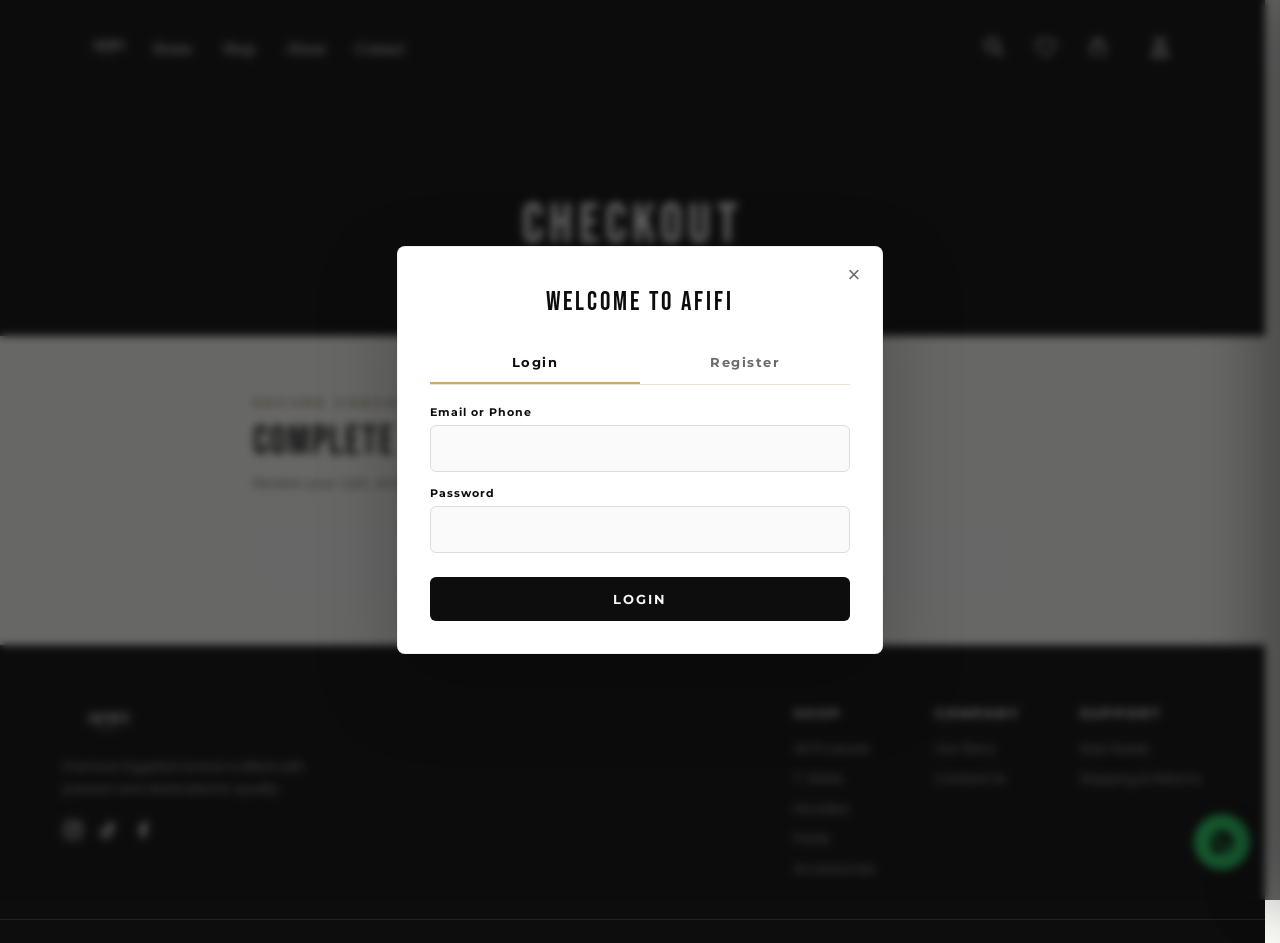
<file: checkout.html>
<!DOCTYPE html>
<html lang="en">
<head>
    <meta charset="UTF-8">
    <meta name="viewport" content="width=device-width, initial-scale=1.0">
    <meta http-equiv="X-UA-Compatible" content="ie=edge">
    <link rel="icon" href="favicon.ico" sizes="any">
    <link rel="icon" type="image/png" sizes="32x32" href="images/favicon/favicon-32x32.png">
    <link rel="icon" type="image/png" sizes="16x16" href="images/favicon/favicon-16x16.png">
    <link rel="apple-touch-icon" sizes="180x180" href="images/favicon/apple-touch-icon.png">
    <link rel="manifest" href="images/favicon/site.webmanifest">
    <meta name="theme-color" content="#0D0D0D">
    <link rel="preload" href="fonts/bebas-neue-latin.woff2" as="font" type="font/woff2" crossorigin>
    <link rel="stylesheet" href="brand.css?v=1.49">
    <title>AFIFI | CHECKOUT</title>
    <meta name="description" content="Complete your AFIFI order with secure manual payment.">
</head>
<body data-account-page="checkout">

<nav class="navbar navbar-solid">
    <a href="index.html" aria-label="AFIFI home"><img src="images/AFIFI_BRANDS_VECTOR.svg" alt=""></a>
    <button class="hamburger" id="hamburger" aria-label="Menu">
        <span></span><span></span><span></span>
    </button>
    <div class="nav-menu" id="navMenu">
        <div class="sections">
            <a href="index.html">Home</a>
            <a href="shop.html">Shop</a>
            <a href="about.html">About</a>
            <a href="contact.html">Contact</a>
        </div>
        <div class="icons">
            <a href="#" aria-label="Search"><img src="images/search icon.svg" alt=""></a>
            <a href="#" aria-label="Cart"><img src="images/cart.svg" alt=""></a>
            <a href="#" aria-label="Profile"><img src="images/profile.svg" alt=""></a>
        </div>
    </div>
</nav>

<main id="main-content">

<section class="page-header">
    <h1>CHECKOUT</h1>
    <div class="breadcrumbs">
        <a href="index.html">Home</a> <span>&rsaquo;</span>
        <a href="shop.html">Shop</a> <span>&rsaquo;</span>
        <span>Checkout</span>
    </div>
</section>

<section class="account-layout checkout-layout">
    <div class="account-intro">
        <span class="section-label">SECURE CHECKOUT</span>
        <h2>Complete your order</h2>
        <p>Review your cart, enter your shipping address, and pay via InstaPay or Vodafone Cash.</p>
    </div>

    <div class="account-panel checkout-panel" id="checkoutPanel">
        <div class="account-loading" id="checkoutLoading" aria-live="polite">
            <div class="account-skeleton account-skeleton-line"></div>
            <div class="account-skeleton account-skeleton-card"></div>
            <div class="account-skeleton account-skeleton-card"></div>
        </div>

        <div class="account-error" id="checkoutError" hidden>
            <p class="account-error-title" id="checkoutErrorTitle">Unable to load checkout</p>
            <p class="account-error-text" id="checkoutErrorText">We couldn't reach the server. Please try again.</p>
            <button type="button" class="account-retry-btn" id="checkoutRetry">Retry</button>
            <a href="shop.html" class="story-btn account-back-link">Continue Shopping</a>
        </div>

        <div class="account-empty" id="checkoutEmpty" hidden>
            <p class="account-empty-title">Your cart is empty</p>
            <p class="account-empty-text">Add items to your cart before checking out.</p>
            <a href="shop.html" class="story-btn">Shop Now</a>
        </div>

        <div class="checkout-config-error" id="checkoutConfigError" hidden>
            <p class="account-error-title">Checkout unavailable</p>
            <p class="account-error-text" id="checkoutConfigErrorText">Online payment is not configured yet. Please contact AFIFI support or order via WhatsApp.</p>
            <a href="shop.html" class="story-btn account-back-link">Continue Shopping</a>
        </div>

        <div id="checkoutFormWrap" hidden>
            <form class="checkout-form" id="checkoutForm" novalidate>
                <div class="checkout-section">
                    <h3 class="checkout-section-title">ORDER SUMMARY</h3>
                    <p class="checkout-shipping-note" id="checkoutShippingNote">Shipping is calculated by AFIFI when your order is placed. Subtotal below is from your server cart.</p>
                    <ul class="checkout-items" id="checkoutItemsList" aria-live="polite"></ul>
                    <p class="checkout-subtotal-row"><span>Subtotal</span><strong id="checkoutSubtotal">0 EGP</strong></p>
                </div>

                <div class="checkout-section">
                    <h3 class="checkout-section-title">SHIPPING ADDRESS</h3>
                    <div class="checkout-form-grid">
                        <div class="checkout-field checkout-field-full">
                            <label class="auth-label" for="checkoutFullName">Full Name</label>
                            <input class="auth-input" type="text" id="checkoutFullName" name="full_name" autocomplete="name" maxlength="150" required>
                            <p class="checkout-field-error" id="checkoutErrorFullName" role="alert" hidden></p>
                        </div>
                        <div class="checkout-field">
                            <label class="auth-label" for="checkoutPhone">Phone</label>
                            <input class="auth-input" type="tel" id="checkoutPhone" name="phone" autocomplete="tel" maxlength="20" required>
                            <p class="checkout-field-error" id="checkoutErrorPhone" role="alert" hidden></p>
                        </div>
                        <div class="checkout-field">
                            <label class="auth-label" for="checkoutGovernorate">Governorate</label>
                            <select class="auth-input" id="checkoutGovernorate" name="governorate_name" required>
                                <option value="">Select governorate</option>
                            </select>
                            <p class="checkout-field-error" id="checkoutErrorGovernorate" role="alert" hidden></p>
                        </div>
                        <div class="checkout-field">
                            <label class="auth-label" for="checkoutCity">City</label>
                            <input class="auth-input" type="text" id="checkoutCity" name="city" autocomplete="address-level2" maxlength="100" required>
                            <p class="checkout-field-error" id="checkoutErrorCity" role="alert" hidden></p>
                        </div>
                        <div class="checkout-field checkout-field-full">
                            <label class="auth-label" for="checkoutStreet">Street</label>
                            <input class="auth-input" type="text" id="checkoutStreet" name="street" autocomplete="street-address" maxlength="200" required>
                            <p class="checkout-field-error" id="checkoutErrorStreet" role="alert" hidden></p>
                        </div>
                        <div class="checkout-field">
                            <label class="auth-label" for="checkoutArea">Area (optional)</label>
                            <input class="auth-input" type="text" id="checkoutArea" name="area" maxlength="150">
                        </div>
                        <div class="checkout-field">
                            <label class="auth-label" for="checkoutBuilding">Building (optional)</label>
                            <input class="auth-input" type="text" id="checkoutBuilding" name="building" maxlength="50">
                        </div>
                        <div class="checkout-field">
                            <label class="auth-label" for="checkoutFloor">Floor (optional)</label>
                            <input class="auth-input" type="text" id="checkoutFloor" name="floor" maxlength="20">
                        </div>
                        <div class="checkout-field">
                            <label class="auth-label" for="checkoutPostalCode">Postal Code (optional)</label>
                            <input class="auth-input" type="text" id="checkoutPostalCode" name="postal_code" maxlength="20">
                        </div>
                    </div>
                </div>

                <div class="checkout-section">
                    <h3 class="checkout-section-title">PAYMENT METHOD</h3>
                    <fieldset class="checkout-payment-fieldset" id="checkoutPaymentFieldset">
                        <legend class="visually-hidden">Choose a payment method</legend>
                        <div class="checkout-payment-options" id="checkoutPaymentMethods" role="radiogroup" aria-label="Payment method"></div>
                    </fieldset>
                    <p class="checkout-field-error" id="checkoutErrorPaymentMethod" role="alert" hidden></p>
                    <div class="checkout-payment-instructions" id="checkoutPaymentInstructions" hidden></div>
                </div>

                <div class="checkout-section">
                    <h3 class="checkout-section-title">COUPON (OPTIONAL)</h3>
                    <div class="checkout-field">
                        <label class="auth-label" for="checkoutCoupon">Coupon Code</label>
                        <input class="auth-input" type="text" id="checkoutCoupon" name="coupon_code" maxlength="50" autocomplete="off">
                        <p class="checkout-field-error" id="checkoutErrorCoupon" role="alert" hidden></p>
                    </div>
                </div>

                <div class="checkout-section">
                    <h3 class="checkout-section-title">ORDER NOTES (OPTIONAL)</h3>
                    <div class="checkout-field checkout-field-full">
                        <label class="auth-label" for="checkoutNotes">Customer Notes</label>
                        <textarea class="auth-input checkout-textarea" id="checkoutNotes" name="customer_notes" rows="3"></textarea>
                    </div>
                </div>

                <p class="checkout-form-message" id="checkoutFormMessage" role="alert" hidden></p>

                <div class="checkout-actions">
                    <button type="submit" class="auth-submit checkout-submit" id="checkoutSubmit">PLACE ORDER</button>
                    <a href="shop.html" class="story-btn account-btn-link">Continue Shopping</a>
                </div>
            </form>
        </div>

        <div id="checkoutConfirmation" hidden>
            <div class="checkout-confirm-header">
                <p class="checkout-confirm-kicker">Order placed</p>
                <h2 class="checkout-confirm-title" id="checkoutConfirmTitle">Thank you</h2>
                <p class="checkout-confirm-lead" id="checkoutConfirmLead"></p>
            </div>

            <div class="checkout-section" id="checkoutConfirmSummary"></div>
            <div class="checkout-section" id="checkoutConfirmPaymentDetails"></div>

            <form class="checkout-reference-form" id="checkoutReferenceForm" novalidate>
                <h3 class="checkout-section-title">PAYMENT REFERENCE</h3>
                <p class="checkout-reference-help">After transferring the order total, enter your transaction reference below so AFIFI can verify your payment.</p>
                <div class="checkout-field checkout-field-full">
                    <label class="auth-label" for="checkoutReferenceInput">Transaction Reference</label>
                    <input class="auth-input" type="text" id="checkoutReferenceInput" name="provider_reference" minlength="3" maxlength="255" required>
                    <p class="checkout-field-error" id="checkoutReferenceError" role="alert" hidden></p>
                </div>
                <p class="checkout-form-message" id="checkoutReferenceMessage" role="status" hidden></p>
                <button type="submit" class="auth-submit" id="checkoutReferenceSubmit">SUBMIT REFERENCE</button>
            </form>

            <div class="checkout-confirm-links">
                <a href="#" class="story-btn" id="checkoutOrderDetailLink">View Order</a>
                <a href="orders.html" class="story-btn account-btn-link">My Orders</a>
                <a href="shop.html" class="story-btn account-btn-link">Continue Shopping</a>
            </div>
        </div>
    </div>
</section>

</main>

<footer class="site-footer">
    <div class="footer-main">
        <div class="footer-brand">
            <img src="images/AFIFI_BRANDS_VECTOR.svg" alt="AFIFI Logo" class="footer-logo">
            <p>Premium Egyptian brand crafted with passion and dedicated to quality.</p>
            <div class="social-icons">
                <a href="https://www.instagram.com/afifi_15may?utm_source=ig_web_button_share_sheet&igsh=ZDNlZDc0MzIxNw==" aria-label="Instagram" target="_blank"><svg width="20" height="20" viewBox="0 0 24 24" fill="none" stroke="currentColor" stroke-width="2"><rect x="2" y="2" width="20" height="20" rx="5"/><circle cx="12" cy="12" r="5"/><circle cx="17.5" cy="6.5" r="1.5" fill="currentColor" stroke="none"/></svg></a>
                <a href="https://www.tiktok.com/@afifi9087?is_from_webapp=1&sender_device=pc" aria-label="TikTok" target="_blank"><svg width="20" height="20" viewBox="0 0 24 24" fill="currentColor"><path d="M19.59 6.69a4.83 4.83 0 01-3.77-4.25V2h-3.45v13.67a2.89 2.89 0 01-2.88 2.5 2.89 2.89 0 01-2.89-2.89 2.89 2.89 0 012.89-2.89c.28 0 .54.04.79.1V9.01a6.27 6.27 0 00-.79-.05 6.34 6.34 0 00-6.34 6.34 6.34 6.34 0 006.34 6.34 6.34 6.34 0 006.34-6.34V9.17a8.16 8.16 0 004.76 1.52v-3.4a4.85 4.85 0 01-1-.6z"/></svg></a>
                <a href="https://www.facebook.com/Afifibrands" aria-label="Facebook" target="_blank"><svg width="20" height="20" viewBox="0 0 24 24" fill="currentColor"><path d="M18 2h-3a5 5 0 00-5 5v3H7v4h3v8h4v-8h3l1-4h-4V7a1 1 0 011-1h3z"/></svg></a>
            </div>
        </div>
        <div class="footer-links">
            <div class="footer-col"><p class="footer-col-title">SHOP</p><a href="shop.html">All Products</a><a href="shop.html">T-Shirts</a><a href="shop.html">Hoodies</a><a href="shop.html">Pants</a><a href="shop.html">Accessories</a></div>
            <div class="footer-col"><p class="footer-col-title">COMPANY</p><a href="about.html">Our Story</a><a href="contact.html">Contact Us</a></div>
            <div class="footer-col"><p class="footer-col-title">SUPPORT</p><a href="support.html#size-guide">Size Guide</a><a href="support.html#shipping">Shipping & Returns</a></div>
        </div>
    </div>
    <div class="footer-bottom">
        <p>&copy; 2026 AFIFI BRANDS. All Rights Reserved.</p>
        <div class="footer-bottom-links"><a href="support.html#privacy">Privacy Policy</a><a href="support.html#terms">Terms & Conditions</a></div>
    </div>
</footer>

<script src="brand.js?v=1.42"></script>
</body>
</html>
</file>
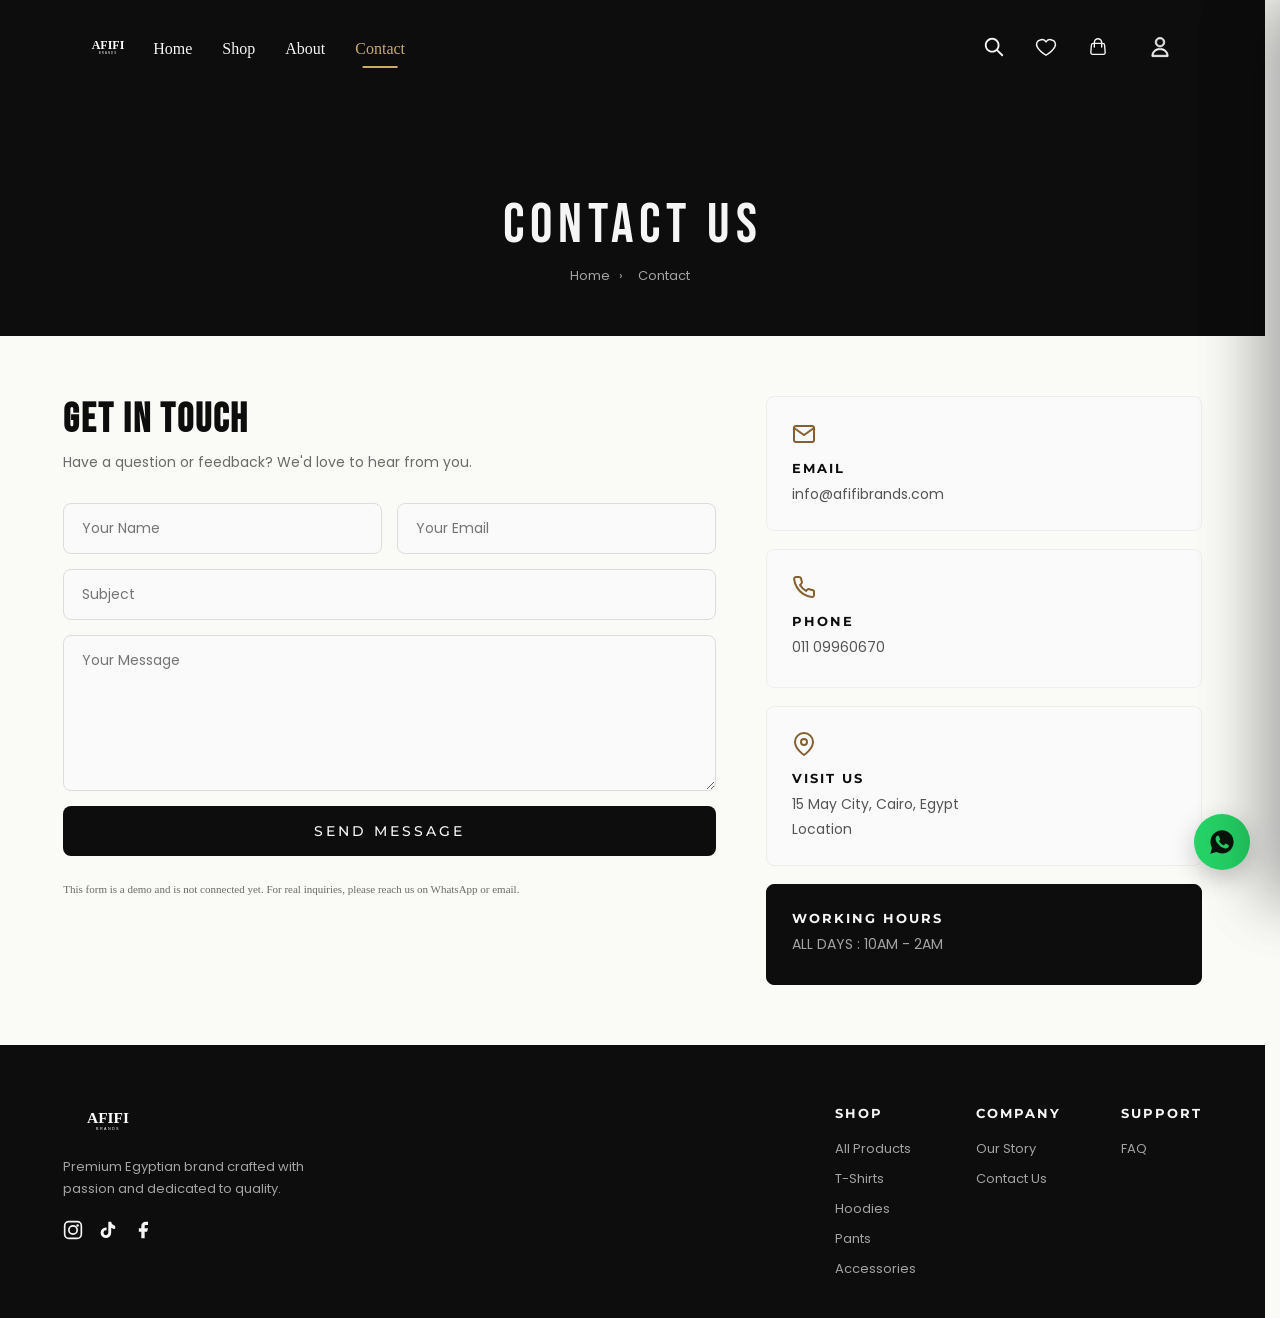
<file: contact.html>
<!DOCTYPE html>
<html lang="en">
<head>
    <meta charset="UTF-8">
    <meta name="viewport" content="width=device-width, initial-scale=1.0">
    <meta http-equiv="X-UA-Compatible" content="ie=edge">
    <link rel="icon" href="favicon.ico" sizes="any">
    <link rel="icon" type="image/png" sizes="32x32" href="images/favicon/favicon-32x32.png">
    <link rel="icon" type="image/png" sizes="16x16" href="images/favicon/favicon-16x16.png">
    <link rel="apple-touch-icon" sizes="180x180" href="images/favicon/apple-touch-icon.png">
    <link rel="manifest" href="images/favicon/site.webmanifest">
    <meta name="theme-color" content="#0D0D0D">
    <link rel="preload" href="fonts/bebas-neue-latin.woff2" as="font" type="font/woff2" crossorigin>
    <link rel="stylesheet" href="brand.css?v=1.49">
    <title>AFIFI | CONTACT US</title>
    <meta name="description" content="Get in touch with AFIFI. Reach us via WhatsApp, email, or our contact form for orders and support.">
</head>
<body>

<nav class="navbar navbar-solid">
    <a href="index.html" aria-label="AFIFI home"><img src="images/AFIFI_BRANDS_VECTOR.svg" alt=""></a>
    <button class="hamburger" id="hamburger" aria-label="Menu">
        <span></span><span></span><span></span>
    </button>
    <div class="nav-menu" id="navMenu">
        <div class="sections">
            <a href="index.html">Home</a>
            <a href="shop.html">Shop</a>
            <a href="about.html">About</a>
            <a href="contact.html" class="active">Contact</a>
        </div>
        <div class="icons">
            <a href="#" aria-label="Search"><img src="images/search icon.svg" alt=""></a>
            <a href="#" aria-label="Cart"><img src="images/cart.svg" alt=""></a>
            <a href="#" aria-label="Profile"><img src="images/profile.svg" alt=""></a>
        </div>
    </div>
</nav>

<main id="main-content">

<!--PAGE HEADER-->
<section class="page-header">
    <h1>CONTACT US</h1>
    <div class="breadcrumbs">
        <a href="index.html">Home</a> <span>&rsaquo;</span> <span>Contact</span>
    </div>
</section>

<!--CONTACT SECTION-->
<section class="contact-section">
    <div class="contact-form-wrapper">
        <h2>Get In Touch</h2>
        <p>Have a question or feedback? We'd love to hear from you.</p>
        <form class="contact-form" id="contactForm">
            <div class="form-row">
                <label for="contactName" class="visually-hidden">Your name</label>
                <input type="text" id="contactName" placeholder="Your Name" required>
                <label for="contactEmail" class="visually-hidden">Your email</label>
                <input type="email" id="contactEmail" placeholder="Your Email" required>
            </div>
            <label for="contactSubject" class="visually-hidden">Subject</label>
            <input type="text" id="contactSubject" placeholder="Subject">
            <label for="contactMessage" class="visually-hidden">Your message</label>
            <textarea id="contactMessage" placeholder="Your Message" rows="6" required></textarea>
            <button type="submit" class="submit-btn">SEND MESSAGE</button>
            <p class="form-demo-note">This form is a demo and is not connected yet. For real inquiries, please reach us on WhatsApp or email.</p>
        </form>
    </div>

    <div class="contact-info-wrapper">
        <div class="contact-card">
            <div class="contact-icon">
                <svg width="24" height="24" viewBox="0 0 24 24" fill="none" stroke="currentColor" stroke-width="2">
                    <path d="M4 4h16c1.1 0 2 .9 2 2v12c0 1.1-.9 2-2 2H4c-1.1 0-2-.9-2-2V6c0-1.1.9-2 2-2z"/>
                    <polyline points="22,6 12,13 2,6"/>
                </svg>
            </div>
            <h3>EMAIL</h3>
            <a href="#">info@afifibrands.com</a>
        </div>
        <div class="contact-card">
            <div class="contact-icon">
                <svg width="24" height="24" viewBox="0 0 24 24" fill="none" stroke="currentColor" stroke-width="2">
                    <path d="M22 16.92v3a2 2 0 01-2.18 2 19.79 19.79 0 01-8.63-3.07 19.5 19.5 0 01-6-6 19.79 19.79 0 01-3.07-8.67A2 2 0 014.11 2h3a2 2 0 012 1.72c.127.96.362 1.903.7 2.81a2 2 0 01-.45 2.11L8.09 9.91a16 16 0 006 6l1.27-1.27a2 2 0 012.11-.45c.907.338 1.85.573 2.81.7A2 2 0 0122 16.92z"/>
                </svg>
            </div>
            <h3>PHONE</h3>
            <p>011 09960670</p>
        </div>
        <div class="contact-card">
            <div class="contact-icon">
                <svg width="24" height="24" viewBox="0 0 24 24" fill="none" stroke="currentColor" stroke-width="2">
                    <path d="M21 10c0 7-9 13-9 13s-9-6-9-13a9 9 0 0118 0z"/>
                    <circle cx="12" cy="10" r="3"/>
                </svg>
            </div>
            <h3>VISIT US</h3>
            <p>15 May City, Cairo, Egypt</p>
            <a href="https://maps.app.goo.gl/en6tNCzv77YFJTUG7">Location</a>
        </div>
        <div class="contact-card hours-card">
            <h3>WORKING HOURS</h3>
            <p>ALL DAYS : 10AM - 2AM</p>
        </div>
    </div>
</section>

<!--FOOTER-->
</main>

<footer class="site-footer">
    <div class="footer-main">
        <div class="footer-brand">
            <img src="images/AFIFI_BRANDS_VECTOR.svg" alt="AFIFI Logo" class="footer-logo">
            <p>Premium Egyptian brand crafted with passion and dedicated to quality.</p>
            <div class="social-icons">
                <a href="https://www.instagram.com/afifi_15may?utm_source=ig_web_button_share_sheet&igsh=ZDNlZDc0MzIxNw=="
                   aria-label="Instagram" target="_blank">
                    <svg width="20" height="20" viewBox="0 0 24 24" fill="none" stroke="currentColor" stroke-width="2">
                        <rect x="2" y="2" width="20" height="20" rx="5"/>
                        <circle cx="12" cy="12" r="5"/>
                        <circle cx="17.5" cy="6.5" r="1.5" fill="currentColor" stroke="none"/>
                    </svg>
                </a>
                <a href="https://www.tiktok.com/@afifi9087?is_from_webapp=1&sender_device=pc" aria-label="TikTok"
                   target="_blank">
                    <svg width="20" height="20" viewBox="0 0 24 24" fill="currentColor">
                        <path d="M19.59 6.69a4.83 4.83 0 01-3.77-4.25V2h-3.45v13.67a2.89 2.89 0 01-2.88 2.5 2.89 2.89 0 01-2.89-2.89 2.89 2.89 0 012.89-2.89c.28 0 .54.04.79.1V9.01a6.27 6.27 0 00-.79-.05 6.34 6.34 0 00-6.34 6.34 6.34 6.34 0 006.34 6.34 6.34 6.34 0 006.34-6.34V9.17a8.16 8.16 0 004.76 1.52v-3.4a4.85 4.85 0 01-1-.6z"/>
                    </svg>
                </a>
                <a href="https://www.facebook.com/Afifibrands" aria-label="Facebook" target="_blank">
                    <svg width="20" height="20" viewBox="0 0 24 24" fill="currentColor">
                        <path d="M18 2h-3a5 5 0 00-5 5v3H7v4h3v8h4v-8h3l1-4h-4V7a1 1 0 011-1h3z"/>
                    </svg>
                </a>
            </div>
        </div>
        <div class="footer-links">
            <div class="footer-col"><p class="footer-col-title">SHOP</p><a href="shop.html">All Products</a><a href="#">T-Shirts</a><a
                    href="#">Hoodies</a><a href="#">Pants</a><a href="#">Accessories</a></div>
            <div class="footer-col"><p class="footer-col-title">COMPANY</p><a href="about.html">Our
                Story</a><a href="contact.html">Contact Us</a></div>
            <div class="footer-col"><p class="footer-col-title">SUPPORT</p><a href="support.html">FAQ</a></div>
        </div>
    </div>
    <div class="footer-bottom">
        <p>&copy; 2026 AFIFI BRANDS. All Rights Reserved.</p>
        <div class="footer-bottom-links"><a href="support.html#privacy">Privacy Policy</a><a href="support.html#terms">Terms & Conditions</a></div>
    </div>
</footer>

<!--
  API base URL (production / split deployment only):
  Uncomment and set before brand.js when the Laravel API is NOT on the same origin as this site.
  Required for static hosts such as GitHub Pages. Local dev (localhost, 127.0.0.1, file://)
  automatically uses http://127.0.0.1:8000/api — do not set this override locally.
  Example:
  <script>window.AFIFI_API_BASE_URL = 'https://api.yourdomain.com/api';</script>
-->
<script src="brand.js?v=1.42"></script>
</body>
</html>
</file>
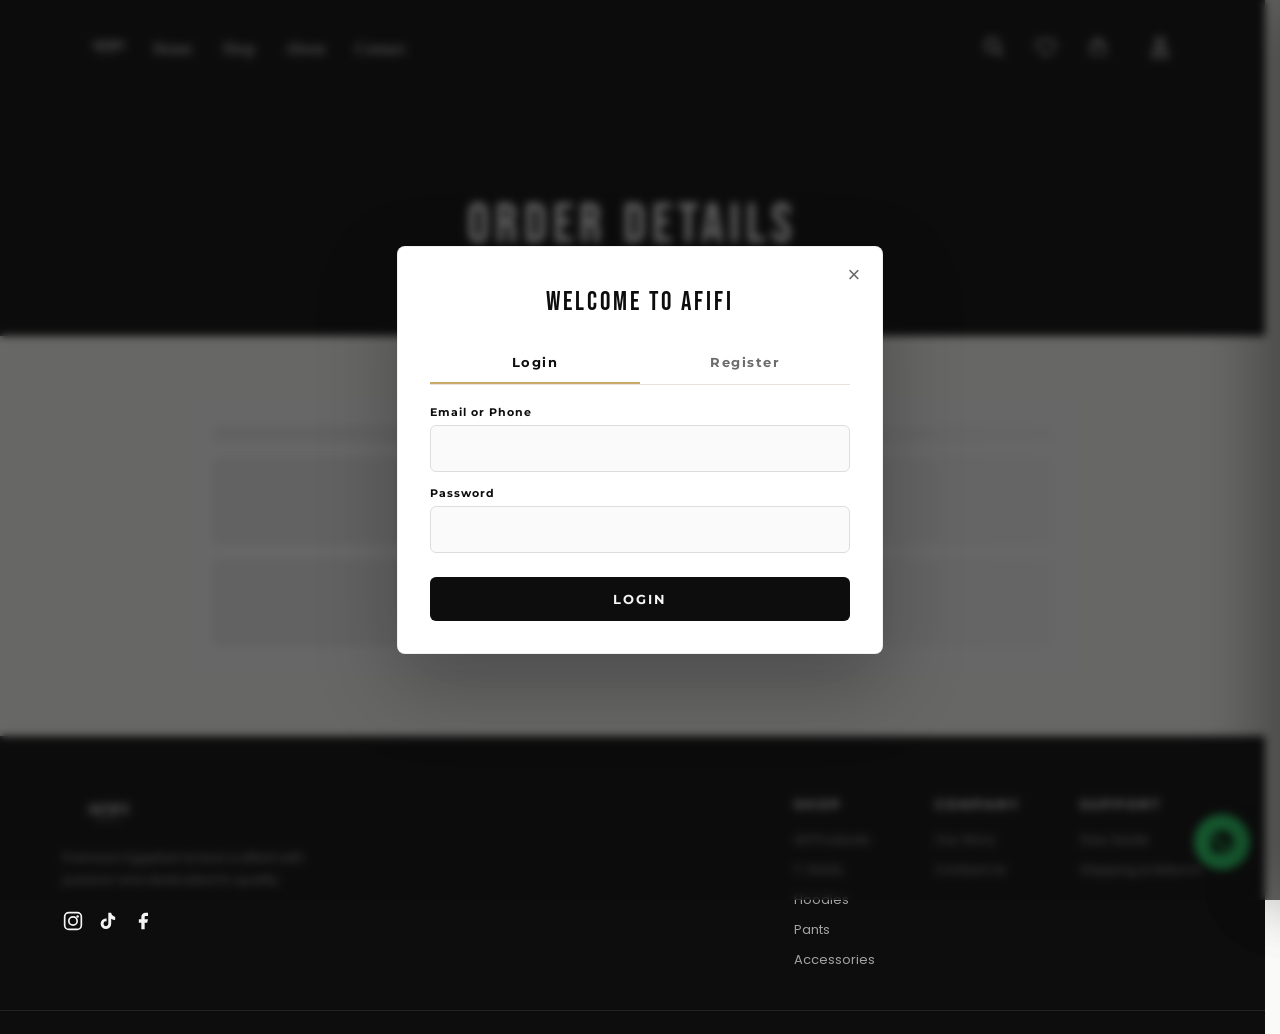
<file: order.html>
<!DOCTYPE html>
<html lang="en">
<head>
    <meta charset="UTF-8">
    <meta name="viewport" content="width=device-width, initial-scale=1.0">
    <meta http-equiv="X-UA-Compatible" content="ie=edge">
    <link rel="icon" href="favicon.ico" sizes="any">
    <link rel="icon" type="image/png" sizes="32x32" href="images/favicon/favicon-32x32.png">
    <link rel="icon" type="image/png" sizes="16x16" href="images/favicon/favicon-16x16.png">
    <link rel="apple-touch-icon" sizes="180x180" href="images/favicon/apple-touch-icon.png">
    <link rel="manifest" href="images/favicon/site.webmanifest">
    <meta name="theme-color" content="#0D0D0D">
    <link rel="preload" href="fonts/bebas-neue-latin.woff2" as="font" type="font/woff2" crossorigin>
    <link rel="stylesheet" href="brand.css?v=1.49">
    <title>AFIFI | ORDER DETAILS</title>
    <meta name="description" content="View details for your AFIFI order.">
</head>
<body data-account-page="order">

<nav class="navbar navbar-solid">
    <a href="index.html" aria-label="AFIFI home"><img src="images/AFIFI_BRANDS_VECTOR.svg" alt=""></a>
    <button class="hamburger" id="hamburger" aria-label="Menu">
        <span></span><span></span><span></span>
    </button>
    <div class="nav-menu" id="navMenu">
        <div class="sections">
            <a href="index.html">Home</a>
            <a href="shop.html">Shop</a>
            <a href="about.html">About</a>
            <a href="contact.html">Contact</a>
        </div>
        <div class="icons">
            <a href="#" aria-label="Search"><img src="images/search icon.svg" alt=""></a>
            <a href="#" aria-label="Cart"><img src="images/cart.svg" alt=""></a>
            <a href="#" aria-label="Profile"><img src="images/profile.svg" alt=""></a>
        </div>
    </div>
</nav>

<main id="main-content">

<section class="page-header">
    <h1>ORDER DETAILS</h1>
    <div class="breadcrumbs">
        <a href="index.html">Home</a> <span>&rsaquo;</span>
        <a href="orders.html">My Orders</a> <span>&rsaquo;</span>
        <span id="orderBreadcrumb">Order</span>
    </div>
</section>

<section class="account-layout">
    <div class="account-panel" id="orderPanel">
        <div class="account-loading" id="orderLoading" aria-live="polite">
            <div class="account-skeleton account-skeleton-line"></div>
            <div class="account-skeleton account-skeleton-card"></div>
            <div class="account-skeleton account-skeleton-card"></div>
        </div>
        <div class="account-error" id="orderError" hidden>
            <p class="account-error-title" id="orderErrorTitle">Unable to load order</p>
            <p class="account-error-text" id="orderErrorText">We couldn't reach the server. Please try again.</p>
            <button type="button" class="account-retry-btn" id="orderRetry">Retry</button>
            <a href="orders.html" class="story-btn account-back-link">Back to Orders</a>
        </div>
        <p class="checkout-form-message account-order-page-message" id="orderPageMessage" role="status" hidden></p>
        <div id="orderContent" hidden></div>
    </div>
</section>

</main>

<footer class="site-footer">
    <div class="footer-main">
        <div class="footer-brand">
            <img src="images/AFIFI_BRANDS_VECTOR.svg" alt="AFIFI Logo" class="footer-logo">
            <p>Premium Egyptian brand crafted with passion and dedicated to quality.</p>
            <div class="social-icons">
                <a href="https://www.instagram.com/afifi_15may?utm_source=ig_web_button_share_sheet&igsh=ZDNlZDc0MzIxNw==" aria-label="Instagram" target="_blank"><svg width="20" height="20" viewBox="0 0 24 24" fill="none" stroke="currentColor" stroke-width="2"><rect x="2" y="2" width="20" height="20" rx="5"/><circle cx="12" cy="12" r="5"/><circle cx="17.5" cy="6.5" r="1.5" fill="currentColor" stroke="none"/></svg></a>
                <a href="https://www.tiktok.com/@afifi9087?is_from_webapp=1&sender_device=pc" aria-label="TikTok" target="_blank"><svg width="20" height="20" viewBox="0 0 24 24" fill="currentColor"><path d="M19.59 6.69a4.83 4.83 0 01-3.77-4.25V2h-3.45v13.67a2.89 2.89 0 01-2.88 2.5 2.89 2.89 0 01-2.89-2.89 2.89 2.89 0 012.89-2.89c.28 0 .54.04.79.1V9.01a6.27 6.27 0 00-.79-.05 6.34 6.34 0 00-6.34 6.34 6.34 6.34 0 006.34 6.34 6.34 6.34 0 006.34-6.34V9.17a8.16 8.16 0 004.76 1.52v-3.4a4.85 4.85 0 01-1-.6z"/></svg></a>
                <a href="https://www.facebook.com/Afifibrands" aria-label="Facebook" target="_blank"><svg width="20" height="20" viewBox="0 0 24 24" fill="currentColor"><path d="M18 2h-3a5 5 0 00-5 5v3H7v4h3v8h4v-8h3l1-4h-4V7a1 1 0 011-1h3z"/></svg></a>
            </div>
        </div>
        <div class="footer-links">
            <div class="footer-col"><p class="footer-col-title">SHOP</p><a href="shop.html">All Products</a><a href="shop.html">T-Shirts</a><a href="shop.html">Hoodies</a><a href="shop.html">Pants</a><a href="shop.html">Accessories</a></div>
            <div class="footer-col"><p class="footer-col-title">COMPANY</p><a href="about.html">Our Story</a><a href="contact.html">Contact Us</a></div>
            <div class="footer-col"><p class="footer-col-title">SUPPORT</p><a href="support.html#size-guide">Size Guide</a><a href="support.html#shipping">Shipping & Returns</a></div>
        </div>
    </div>
    <div class="footer-bottom">
        <p>&copy; 2026 AFIFI BRANDS. All Rights Reserved.</p>
        <div class="footer-bottom-links"><a href="support.html#privacy">Privacy Policy</a><a href="support.html#terms">Terms & Conditions</a></div>
    </div>
</footer>

<!--
  API base URL (production / split deployment only):
  Uncomment and set before brand.js when the Laravel API is NOT on the same origin as this site.
  Required for static hosts such as GitHub Pages. Local dev (localhost, 127.0.0.1, file://)
  automatically uses http://127.0.0.1:8000/api — do not set this override locally.
  Example:
  <script>window.AFIFI_API_BASE_URL = 'https://api.yourdomain.com/api';</script>
-->
<script src="brand.js?v=1.42"></script>
</body>
</html>
</file>
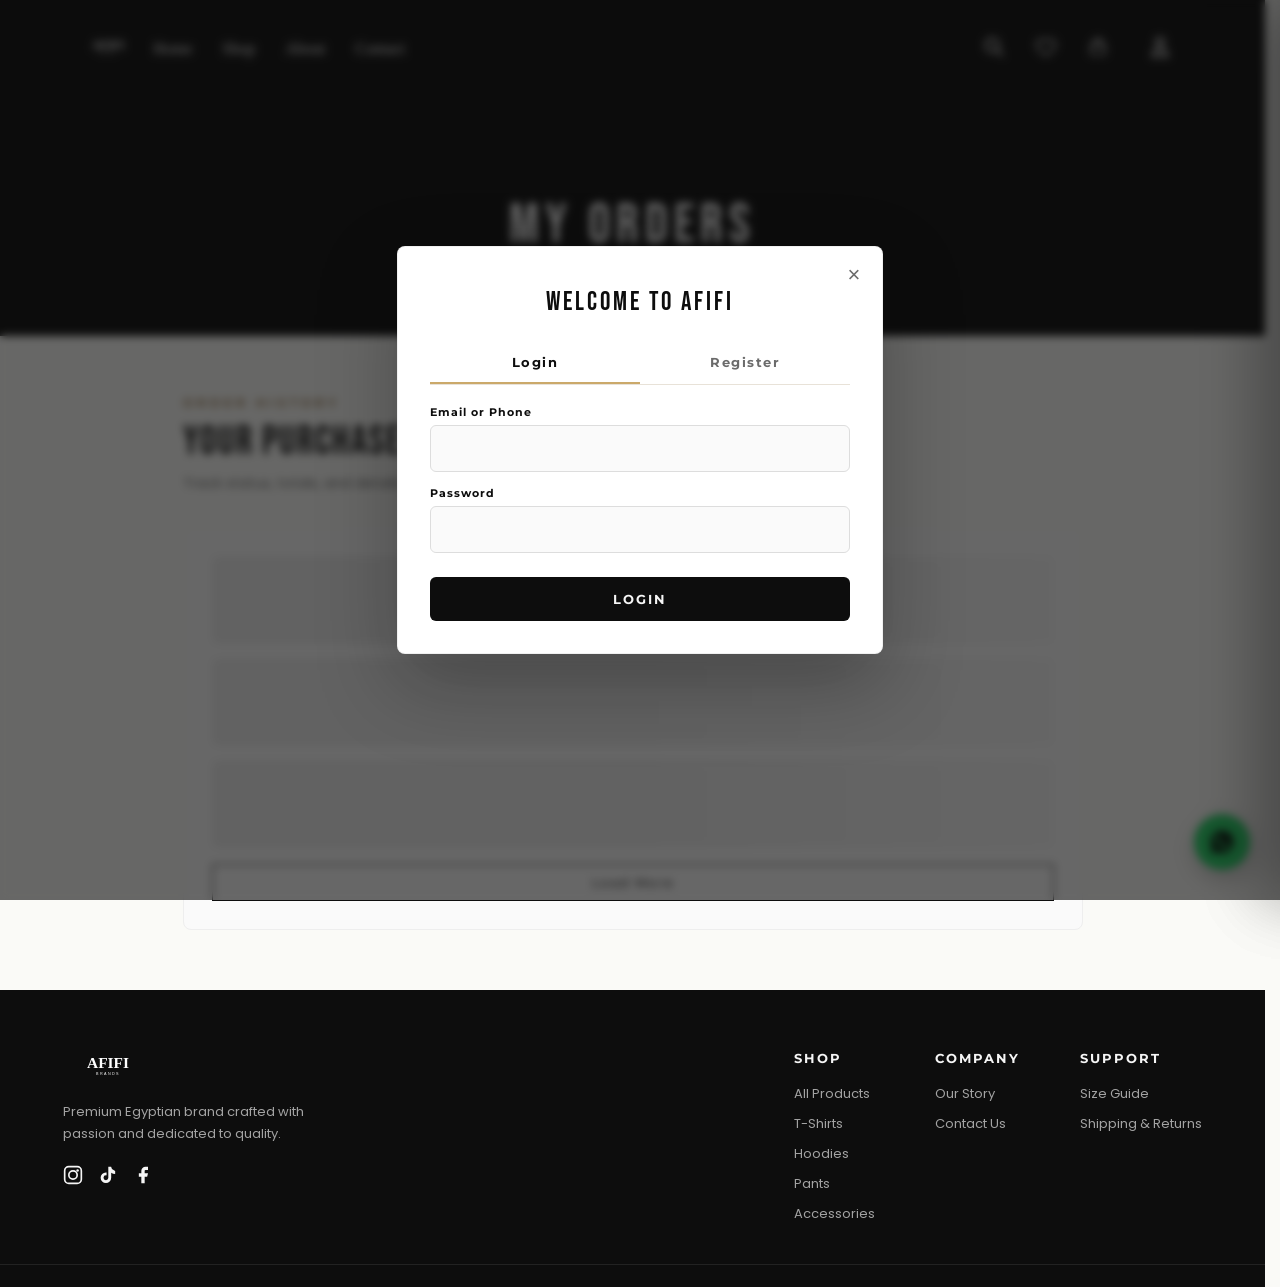
<file: orders.html>
<!DOCTYPE html>
<html lang="en">
<head>
    <meta charset="UTF-8">
    <meta name="viewport" content="width=device-width, initial-scale=1.0">
    <meta http-equiv="X-UA-Compatible" content="ie=edge">
    <link rel="icon" href="favicon.ico" sizes="any">
    <link rel="icon" type="image/png" sizes="32x32" href="images/favicon/favicon-32x32.png">
    <link rel="icon" type="image/png" sizes="16x16" href="images/favicon/favicon-16x16.png">
    <link rel="apple-touch-icon" sizes="180x180" href="images/favicon/apple-touch-icon.png">
    <link rel="manifest" href="images/favicon/site.webmanifest">
    <meta name="theme-color" content="#0D0D0D">
    <link rel="preload" href="fonts/bebas-neue-latin.woff2" as="font" type="font/woff2" crossorigin>
    <link rel="stylesheet" href="brand.css?v=1.49">
    <title>AFIFI | MY ORDERS</title>
    <meta name="description" content="View your AFIFI order history and track order status.">
</head>
<body data-account-page="orders">

<nav class="navbar navbar-solid">
    <a href="index.html" aria-label="AFIFI home"><img src="images/AFIFI_BRANDS_VECTOR.svg" alt=""></a>
    <button class="hamburger" id="hamburger" aria-label="Menu">
        <span></span><span></span><span></span>
    </button>
    <div class="nav-menu" id="navMenu">
        <div class="sections">
            <a href="index.html">Home</a>
            <a href="shop.html">Shop</a>
            <a href="about.html">About</a>
            <a href="contact.html">Contact</a>
        </div>
        <div class="icons">
            <a href="#" aria-label="Search"><img src="images/search icon.svg" alt=""></a>
            <a href="#" aria-label="Cart"><img src="images/cart.svg" alt=""></a>
            <a href="#" aria-label="Profile"><img src="images/profile.svg" alt=""></a>
        </div>
    </div>
</nav>

<main id="main-content">

<section class="page-header">
    <h1>MY ORDERS</h1>
    <div class="breadcrumbs">
        <a href="index.html">Home</a> <span>&rsaquo;</span> <span>My Orders</span>
    </div>
</section>

<section class="account-layout">
    <div class="account-intro">
        <span class="section-label">ORDER HISTORY</span>
        <h2>Your purchases</h2>
        <p>Track status, totals, and details for every AFIFI order.</p>
    </div>

    <div class="account-panel" id="ordersPanel">
        <div class="account-loading" id="ordersLoading" aria-live="polite">
            <div class="account-skeleton account-skeleton-card"></div>
            <div class="account-skeleton account-skeleton-card"></div>
            <div class="account-skeleton account-skeleton-card"></div>
        </div>
        <div class="account-error" id="ordersError" hidden>
            <p class="account-error-title">Unable to load orders</p>
            <p class="account-error-text">We couldn't reach the server. Please try again.</p>
            <button type="button" class="account-retry-btn" id="ordersRetry">Retry</button>
        </div>
        <div class="account-empty" id="ordersEmpty" hidden>
            <p class="account-empty-title">No orders yet</p>
            <p class="account-empty-text">When you place an order with AFIFI, it will appear here.</p>
            <a href="shop.html" class="story-btn">Shop Now</a>
        </div>
        <div class="account-orders-list" id="ordersList" hidden></div>
        <button type="button" class="account-load-more" id="ordersLoadMore" hidden>Load More</button>
    </div>
</section>

</main>

<footer class="site-footer">
    <div class="footer-main">
        <div class="footer-brand">
            <img src="images/AFIFI_BRANDS_VECTOR.svg" alt="AFIFI Logo" class="footer-logo">
            <p>Premium Egyptian brand crafted with passion and dedicated to quality.</p>
            <div class="social-icons">
                <a href="https://www.instagram.com/afifi_15may?utm_source=ig_web_button_share_sheet&igsh=ZDNlZDc0MzIxNw==" aria-label="Instagram" target="_blank"><svg width="20" height="20" viewBox="0 0 24 24" fill="none" stroke="currentColor" stroke-width="2"><rect x="2" y="2" width="20" height="20" rx="5"/><circle cx="12" cy="12" r="5"/><circle cx="17.5" cy="6.5" r="1.5" fill="currentColor" stroke="none"/></svg></a>
                <a href="https://www.tiktok.com/@afifi9087?is_from_webapp=1&sender_device=pc" aria-label="TikTok" target="_blank"><svg width="20" height="20" viewBox="0 0 24 24" fill="currentColor"><path d="M19.59 6.69a4.83 4.83 0 01-3.77-4.25V2h-3.45v13.67a2.89 2.89 0 01-2.88 2.5 2.89 2.89 0 01-2.89-2.89 2.89 2.89 0 012.89-2.89c.28 0 .54.04.79.1V9.01a6.27 6.27 0 00-.79-.05 6.34 6.34 0 00-6.34 6.34 6.34 6.34 0 006.34 6.34 6.34 6.34 0 006.34-6.34V9.17a8.16 8.16 0 004.76 1.52v-3.4a4.85 4.85 0 01-1-.6z"/></svg></a>
                <a href="https://www.facebook.com/Afifibrands" aria-label="Facebook" target="_blank"><svg width="20" height="20" viewBox="0 0 24 24" fill="currentColor"><path d="M18 2h-3a5 5 0 00-5 5v3H7v4h3v8h4v-8h3l1-4h-4V7a1 1 0 011-1h3z"/></svg></a>
            </div>
        </div>
        <div class="footer-links">
            <div class="footer-col"><p class="footer-col-title">SHOP</p><a href="shop.html">All Products</a><a href="shop.html">T-Shirts</a><a href="shop.html">Hoodies</a><a href="shop.html">Pants</a><a href="shop.html">Accessories</a></div>
            <div class="footer-col"><p class="footer-col-title">COMPANY</p><a href="about.html">Our Story</a><a href="contact.html">Contact Us</a></div>
            <div class="footer-col"><p class="footer-col-title">SUPPORT</p><a href="support.html#size-guide">Size Guide</a><a href="support.html#shipping">Shipping & Returns</a></div>
        </div>
    </div>
    <div class="footer-bottom">
        <p>&copy; 2026 AFIFI BRANDS. All Rights Reserved.</p>
        <div class="footer-bottom-links"><a href="support.html#privacy">Privacy Policy</a><a href="support.html#terms">Terms & Conditions</a></div>
    </div>
</footer>

<!--
  API base URL (production / split deployment only):
  Uncomment and set before brand.js when the Laravel API is NOT on the same origin as this site.
  Required for static hosts such as GitHub Pages. Local dev (localhost, 127.0.0.1, file://)
  automatically uses http://127.0.0.1:8000/api — do not set this override locally.
  Example:
  <script>window.AFIFI_API_BASE_URL = 'https://api.yourdomain.com/api';</script>
-->
<script src="brand.js?v=1.42"></script>
</body>
</html>
</file>
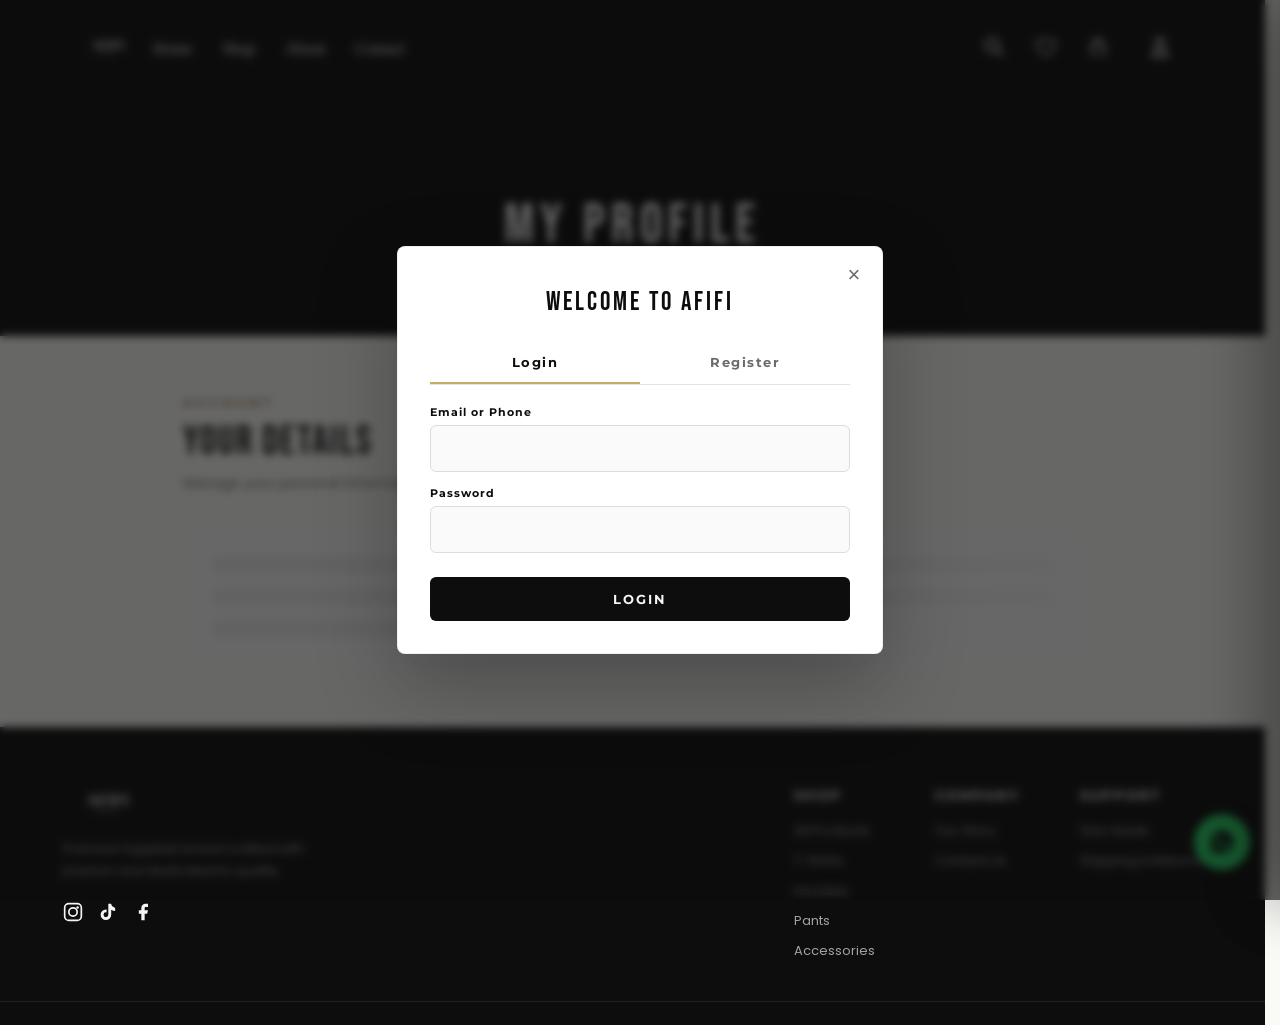
<file: profile.html>
<!DOCTYPE html>
<html lang="en">
<head>
    <meta charset="UTF-8">
    <meta name="viewport" content="width=device-width, initial-scale=1.0">
    <meta http-equiv="X-UA-Compatible" content="ie=edge">
    <link rel="icon" href="favicon.ico" sizes="any">
    <link rel="icon" type="image/png" sizes="32x32" href="images/favicon/favicon-32x32.png">
    <link rel="icon" type="image/png" sizes="16x16" href="images/favicon/favicon-16x16.png">
    <link rel="apple-touch-icon" sizes="180x180" href="images/favicon/apple-touch-icon.png">
    <link rel="manifest" href="images/favicon/site.webmanifest">
    <meta name="theme-color" content="#0D0D0D">
    <link rel="preload" href="fonts/bebas-neue-latin.woff2" as="font" type="font/woff2" crossorigin>
    <link rel="stylesheet" href="brand.css?v=1.49">
    <title>AFIFI | MY PROFILE</title>
    <meta name="description" content="View and manage your AFIFI account profile.">
</head>
<body data-account-page="profile">

<nav class="navbar navbar-solid">
    <a href="index.html" aria-label="AFIFI home"><img src="images/AFIFI_BRANDS_VECTOR.svg" alt=""></a>
    <button class="hamburger" id="hamburger" aria-label="Menu">
        <span></span><span></span><span></span>
    </button>
    <div class="nav-menu" id="navMenu">
        <div class="sections">
            <a href="index.html">Home</a>
            <a href="shop.html">Shop</a>
            <a href="about.html">About</a>
            <a href="contact.html">Contact</a>
        </div>
        <div class="icons">
            <a href="#" aria-label="Search"><img src="images/search icon.svg" alt=""></a>
            <a href="#" aria-label="Cart"><img src="images/cart.svg" alt=""></a>
            <a href="#" aria-label="Profile"><img src="images/profile.svg" alt=""></a>
        </div>
    </div>
</nav>

<main id="main-content">

<section class="page-header">
    <h1>MY PROFILE</h1>
    <div class="breadcrumbs">
        <a href="index.html">Home</a> <span>&rsaquo;</span> <span>My Profile</span>
    </div>
</section>

<section class="account-layout">
    <div class="account-intro">
        <span class="section-label">ACCOUNT</span>
        <h2>Your details</h2>
        <p>Manage your personal information and account security.</p>
    </div>

    <div class="account-panel" id="profilePanel">
        <div class="account-loading" id="profileLoading" aria-live="polite">
            <div class="account-skeleton account-skeleton-line"></div>
            <div class="account-skeleton account-skeleton-line"></div>
            <div class="account-skeleton account-skeleton-line short"></div>
        </div>
        <div class="account-error" id="profileError" hidden>
            <p class="account-error-title">Unable to load profile</p>
            <p class="account-error-text">We couldn't reach the server. Please try again.</p>
            <button type="button" class="account-retry-btn" id="profileRetry">Retry</button>
        </div>
        <dl class="account-details" id="profileDetails" hidden></dl>
    </div>

    <div class="account-actions" id="profileActions" hidden>
        <button type="button" class="story-btn" id="editProfileBtn">Edit Profile</button>
        <button type="button" class="story-btn account-btn-secondary" id="changePasswordBtn">Change Password</button>
        <a href="orders.html" class="story-btn account-btn-link">My Orders</a>
    </div>
</section>

</main>

<div class="account-form-overlay" id="editProfileOverlay" hidden>
    <div class="account-form-dialog" role="dialog" aria-modal="true" aria-labelledby="editProfileTitle">
        <button type="button" class="account-form-close" id="editProfileClose" aria-label="Close">&times;</button>
        <p id="editProfileTitle" class="account-form-title">EDIT PROFILE</p>
        <div class="account-form-message" id="editProfileMessage" role="alert" hidden></div>
        <form class="account-form" id="editProfileForm" novalidate>
            <label class="auth-label" for="editProfileName">Name</label>
            <input class="auth-input" type="text" id="editProfileName" name="name" autocomplete="name" required>
            <label class="auth-label" for="editProfileEmail">Email</label>
            <input class="auth-input" type="email" id="editProfileEmail" name="email" autocomplete="email">
            <label class="auth-label" for="editProfilePhone">Phone</label>
            <input class="auth-input" type="tel" id="editProfilePhone" name="phone" autocomplete="tel" required>
            <button type="submit" class="auth-submit">SAVE CHANGES</button>
        </form>
    </div>
</div>

<div class="account-form-overlay" id="changePasswordOverlay" hidden>
    <div class="account-form-dialog" role="dialog" aria-modal="true" aria-labelledby="changePasswordTitle">
        <button type="button" class="account-form-close" id="changePasswordClose" aria-label="Close">&times;</button>
        <p id="changePasswordTitle" class="account-form-title">CHANGE PASSWORD</p>
        <div class="account-form-message" id="changePasswordMessage" role="alert" hidden></div>
        <form class="account-form" id="changePasswordForm" novalidate>
            <label class="auth-label" for="currentPassword">Current Password</label>
            <input class="auth-input" type="password" id="currentPassword" name="current_password" autocomplete="current-password" required>
            <label class="auth-label" for="newPassword">New Password</label>
            <input class="auth-input" type="password" id="newPassword" name="password" autocomplete="new-password" required minlength="8">
            <label class="auth-label" for="confirmPassword">Confirm New Password</label>
            <input class="auth-input" type="password" id="confirmPassword" name="password_confirmation" autocomplete="new-password" required minlength="8">
            <button type="submit" class="auth-submit">UPDATE PASSWORD</button>
        </form>
    </div>
</div>

<footer class="site-footer">
    <div class="footer-main">
        <div class="footer-brand">
            <img src="images/AFIFI_BRANDS_VECTOR.svg" alt="AFIFI Logo" class="footer-logo">
            <p>Premium Egyptian brand crafted with passion and dedicated to quality.</p>
            <div class="social-icons">
                <a href="https://www.instagram.com/afifi_15may?utm_source=ig_web_button_share_sheet&igsh=ZDNlZDc0MzIxNw==" aria-label="Instagram" target="_blank"><svg width="20" height="20" viewBox="0 0 24 24" fill="none" stroke="currentColor" stroke-width="2"><rect x="2" y="2" width="20" height="20" rx="5"/><circle cx="12" cy="12" r="5"/><circle cx="17.5" cy="6.5" r="1.5" fill="currentColor" stroke="none"/></svg></a>
                <a href="https://www.tiktok.com/@afifi9087?is_from_webapp=1&sender_device=pc" aria-label="TikTok" target="_blank"><svg width="20" height="20" viewBox="0 0 24 24" fill="currentColor"><path d="M19.59 6.69a4.83 4.83 0 01-3.77-4.25V2h-3.45v13.67a2.89 2.89 0 01-2.88 2.5 2.89 2.89 0 01-2.89-2.89 2.89 2.89 0 012.89-2.89c.28 0 .54.04.79.1V9.01a6.27 6.27 0 00-.79-.05 6.34 6.34 0 00-6.34 6.34 6.34 6.34 0 006.34 6.34 6.34 6.34 0 006.34-6.34V9.17a8.16 8.16 0 004.76 1.52v-3.4a4.85 4.85 0 01-1-.6z"/></svg></a>
                <a href="https://www.facebook.com/Afifibrands" aria-label="Facebook" target="_blank"><svg width="20" height="20" viewBox="0 0 24 24" fill="currentColor"><path d="M18 2h-3a5 5 0 00-5 5v3H7v4h3v8h4v-8h3l1-4h-4V7a1 1 0 011-1h3z"/></svg></a>
            </div>
        </div>
        <div class="footer-links">
            <div class="footer-col"><p class="footer-col-title">SHOP</p><a href="shop.html">All Products</a><a href="shop.html">T-Shirts</a><a href="shop.html">Hoodies</a><a href="shop.html">Pants</a><a href="shop.html">Accessories</a></div>
            <div class="footer-col"><p class="footer-col-title">COMPANY</p><a href="about.html">Our Story</a><a href="contact.html">Contact Us</a></div>
            <div class="footer-col"><p class="footer-col-title">SUPPORT</p><a href="support.html#size-guide">Size Guide</a><a href="support.html#shipping">Shipping & Returns</a></div>
        </div>
    </div>
    <div class="footer-bottom">
        <p>&copy; 2026 AFIFI BRANDS. All Rights Reserved.</p>
        <div class="footer-bottom-links"><a href="support.html#privacy">Privacy Policy</a><a href="support.html#terms">Terms & Conditions</a></div>
    </div>
</footer>

<!--
  API base URL (production / split deployment only):
  Uncomment and set before brand.js when the Laravel API is NOT on the same origin as this site.
  Required for static hosts such as GitHub Pages. Local dev (localhost, 127.0.0.1, file://)
  automatically uses http://127.0.0.1:8000/api — do not set this override locally.
  Example:
  <script>window.AFIFI_API_BASE_URL = 'https://api.yourdomain.com/api';</script>
-->
<script src="brand.js?v=1.42"></script>
</body>
</html>
</file>
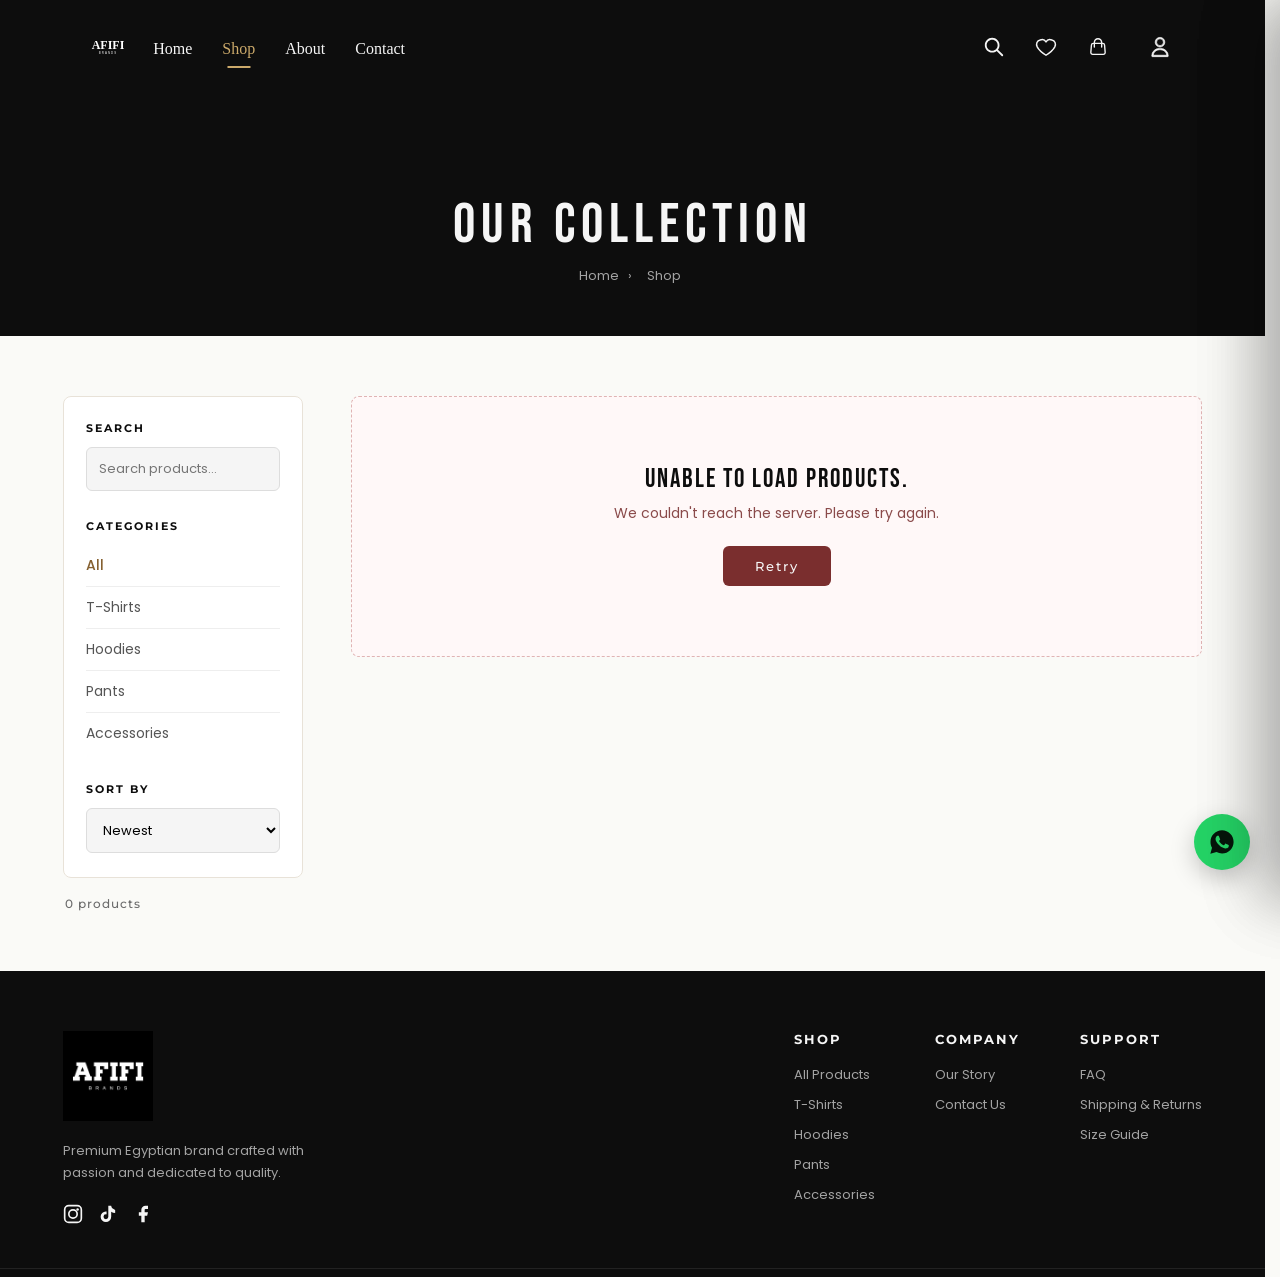
<file: shop.html>
<!DOCTYPE html>
<html lang="en">
<head>
    <meta charset="UTF-8">
    <meta name="viewport" content="width=device-width, initial-scale=1.0">
    <meta http-equiv="X-UA-Compatible" content="ie=edge">
    <link rel="icon" href="favicon.ico" sizes="any">
    <link rel="icon" type="image/png" sizes="32x32" href="images/favicon/favicon-32x32.png">
    <link rel="icon" type="image/png" sizes="16x16" href="images/favicon/favicon-16x16.png">
    <link rel="apple-touch-icon" sizes="180x180" href="images/favicon/apple-touch-icon.png">
    <link rel="manifest" href="images/favicon/site.webmanifest">
    <meta name="theme-color" content="#0D0D0D">
    <link rel="preload" href="fonts/bebas-neue-latin.woff2" as="font" type="font/woff2" crossorigin>
    <link rel="stylesheet" href="brand.css?v=1.49">
    <title>AFIFI | SHOP</title>
    <meta name="description" content="Shop the full AFIFI collection - premium streetwear tees, hoodies, pants, and accessories from an original Egyptian brand.">
</head>
<body>

<nav class="navbar navbar-solid">
    <a href="index.html" aria-label="AFIFI home"><img src="images/AFIFI_BRANDS_VECTOR.svg" alt=""></a>
    <button class="hamburger" id="hamburger" aria-label="Menu">
        <span></span><span></span><span></span>
    </button>
    <div class="nav-menu" id="navMenu">
        <div class="sections">
            <a href="index.html">Home</a>
            <a href="shop.html" class="active">Shop</a>
            <a href="about.html">About</a>
            <a href="contact.html">Contact</a>
        </div>
        <div class="icons">
            <a href="#" aria-label="Search"><img src="images/search icon.svg" alt=""></a>
            <a href="#" aria-label="Cart"><img src="images/cart.svg" alt=""></a>
            <a href="#" aria-label="Profile"><img src="images/profile.svg" alt=""></a>
        </div>
    </div>
</nav>

<main id="main-content">

<section class="page-header" id="shopPageHeader">
    <h1>OUR COLLECTION</h1>
    <div class="breadcrumbs">
        <a href="index.html">Home</a> <span>&rsaquo;</span> <span>Shop</span>
    </div>
</section>

<section class="shop-content">
    <aside class="shop-sidebar">
        <div class="shop-controls">
            <div class="filter-group filter-group-search">
                <h2>Search</h2>
                <form id="shopSearchForm" class="shop-search-form" role="search">
                    <label for="shopSearchInput" class="visually-hidden">Search products</label>
                    <input type="search" id="shopSearchInput" class="shop-search-input" placeholder="Search products…" autocomplete="off">
                </form>
            </div>
            <div class="filter-group filter-group-categories">
                <h2>Categories</h2>
                <div class="filter-btn-list" role="group" aria-label="Product categories">
                    <button class="filter-btn active" data-filter="all" aria-pressed="true">All</button>
                    <button class="filter-btn" data-filter="t-shirts" aria-pressed="false">T-Shirts</button>
                    <button class="filter-btn" data-filter="hoodies" aria-pressed="false">Hoodies</button>
                    <button class="filter-btn" data-filter="pants" aria-pressed="false">Pants</button>
                    <button class="filter-btn" data-filter="accessories" aria-pressed="false">Accessories</button>
                </div>
            </div>
            <div class="filter-group filter-group-sort">
                <h2>Sort By</h2>
                <select class="sort-select" aria-label="Sort products">
                    <option value="newest">Newest</option>
                    <option value="low-high">Price: Low to High</option>
                    <option value="high-low">Price: High to Low</option>
                </select>
            </div>
        </div>
        <p class="shop-count" id="shopCount" aria-live="polite">Loading products...</p>
    </aside>

    <div class="shop-grid is-loading" id="shopGrid" aria-busy="true">
        <div class="shop-skeleton-card" aria-hidden="true"><div class="shop-skeleton-img"></div><div class="shop-skeleton-line"></div><div class="shop-skeleton-line short"></div></div>
        <div class="shop-skeleton-card" aria-hidden="true"><div class="shop-skeleton-img"></div><div class="shop-skeleton-line"></div><div class="shop-skeleton-line short"></div></div>
        <div class="shop-skeleton-card" aria-hidden="true"><div class="shop-skeleton-img"></div><div class="shop-skeleton-line"></div><div class="shop-skeleton-line short"></div></div>
        <div class="shop-skeleton-card" aria-hidden="true"><div class="shop-skeleton-img"></div><div class="shop-skeleton-line"></div><div class="shop-skeleton-line short"></div></div>
        <div class="shop-skeleton-card" aria-hidden="true"><div class="shop-skeleton-img"></div><div class="shop-skeleton-line"></div><div class="shop-skeleton-line short"></div></div>
        <div class="shop-skeleton-card" aria-hidden="true"><div class="shop-skeleton-img"></div><div class="shop-skeleton-line"></div><div class="shop-skeleton-line short"></div></div>
        <div class="shop-skeleton-card" aria-hidden="true"><div class="shop-skeleton-img"></div><div class="shop-skeleton-line"></div><div class="shop-skeleton-line short"></div></div>
        <div class="shop-skeleton-card" aria-hidden="true"><div class="shop-skeleton-img"></div><div class="shop-skeleton-line"></div><div class="shop-skeleton-line short"></div></div>

        <div class="shop-empty" id="shopEmpty" hidden>
            <p class="shop-empty-title">No products found.</p>
            <p class="shop-empty-text">Try another category or clear filters.</p>
            <button type="button" class="shop-empty-clear" id="shopClearFilters">Clear Filters</button>
        </div>

        <div class="shop-error" id="shopError" hidden>
            <p class="shop-error-title">Unable to load products.</p>
            <p class="shop-error-text">We couldn't reach the server. Please try again.</p>
            <button type="button" class="shop-error-retry" id="shopRetryLoad">Retry</button>
        </div>
    </div>
</section>

</main>

<footer class="site-footer">
    <div class="footer-main">
        <div class="footer-brand">
            <img src="images/Brand-logo.jpg" alt="AFIFI Logo" class="footer-logo">
            <p>Premium Egyptian brand crafted with passion and dedicated to quality.</p>
            <div class="social-icons">
                <a href="https://www.instagram.com/afifi_15may?utm_source=ig_web_button_share_sheet&igsh=ZDNlZDc0MzIxNw==" aria-label="Instagram" target="_blank"><svg width="20" height="20" viewBox="0 0 24 24" fill="none" stroke="currentColor" stroke-width="2"><rect x="2" y="2" width="20" height="20" rx="5"/><circle cx="12" cy="12" r="5"/><circle cx="17.5" cy="6.5" r="1.5" fill="currentColor" stroke="none"/></svg></a>
                <a href="https://www.tiktok.com/@afifi9087?is_from_webapp=1&sender_device=pc" aria-label="TikTok" target="_blank"><svg width="20" height="20" viewBox="0 0 24 24" fill="currentColor"><path d="M19.59 6.69a4.83 4.83 0 01-3.77-4.25V2h-3.45v13.67a2.89 2.89 0 01-2.88 2.5 2.89 2.89 0 01-2.89-2.89 2.89 2.89 0 012.89-2.89c.28 0 .54.04.79.1V9.01a6.27 6.27 0 00-.79-.05 6.34 6.34 0 00-6.34 6.34 6.34 6.34 0 006.34 6.34 6.34 6.34 0 006.34-6.34V9.17a8.16 8.16 0 004.76 1.52v-3.4a4.85 4.85 0 01-1-.6z"/></svg></a>
                <a href="https://www.facebook.com/Afifibrands" aria-label="Facebook" target="_blank"><svg width="20" height="20" viewBox="0 0 24 24" fill="currentColor"><path d="M18 2h-3a5 5 0 00-5 5v3H7v4h3v8h4v-8h3l1-4h-4V7a1 1 0 011-1h3z"/></svg></a>
            </div>
        </div>
        <div class="footer-links">
            <div class="footer-col"><p class="footer-col-title">SHOP</p><a href="shop.html">All Products</a><a href="shop.html">T-Shirts</a><a href="shop.html">Hoodies</a><a href="shop.html">Pants</a><a href="shop.html">Accessories</a></div>
            <div class="footer-col"><p class="footer-col-title">COMPANY</p><a href="about.html">Our Story</a><a href="contact.html">Contact Us</a></div>
            <div class="footer-col"><p class="footer-col-title">SUPPORT</p><a href="support.html">FAQ</a><a href="support.html#shipping">Shipping & Returns</a><a href="support.html#size-guide">Size Guide</a></div>
        </div>
    </div>
    <div class="footer-bottom">
        <p>&copy; 2026 AFIFI BRANDS. All Rights Reserved.</p>
        <div class="footer-bottom-links"><a href="support.html#privacy">Privacy Policy</a><a href="support.html#terms">Terms & Conditions</a></div>
    </div>
</footer>

<!--
  API base URL (production / split deployment only):
  Uncomment and set before brand.js when the Laravel API is NOT on the same origin as this site.
  Required for static hosts such as GitHub Pages. Local dev (localhost, 127.0.0.1, file://)
  automatically uses http://127.0.0.1:8000/api — do not set this override locally.
  Example:
  <script>window.AFIFI_API_BASE_URL = 'https://api.yourdomain.com/api';</script>
-->
<script src="brand.js?v=1.42"></script>
</body>
</html>
</file>
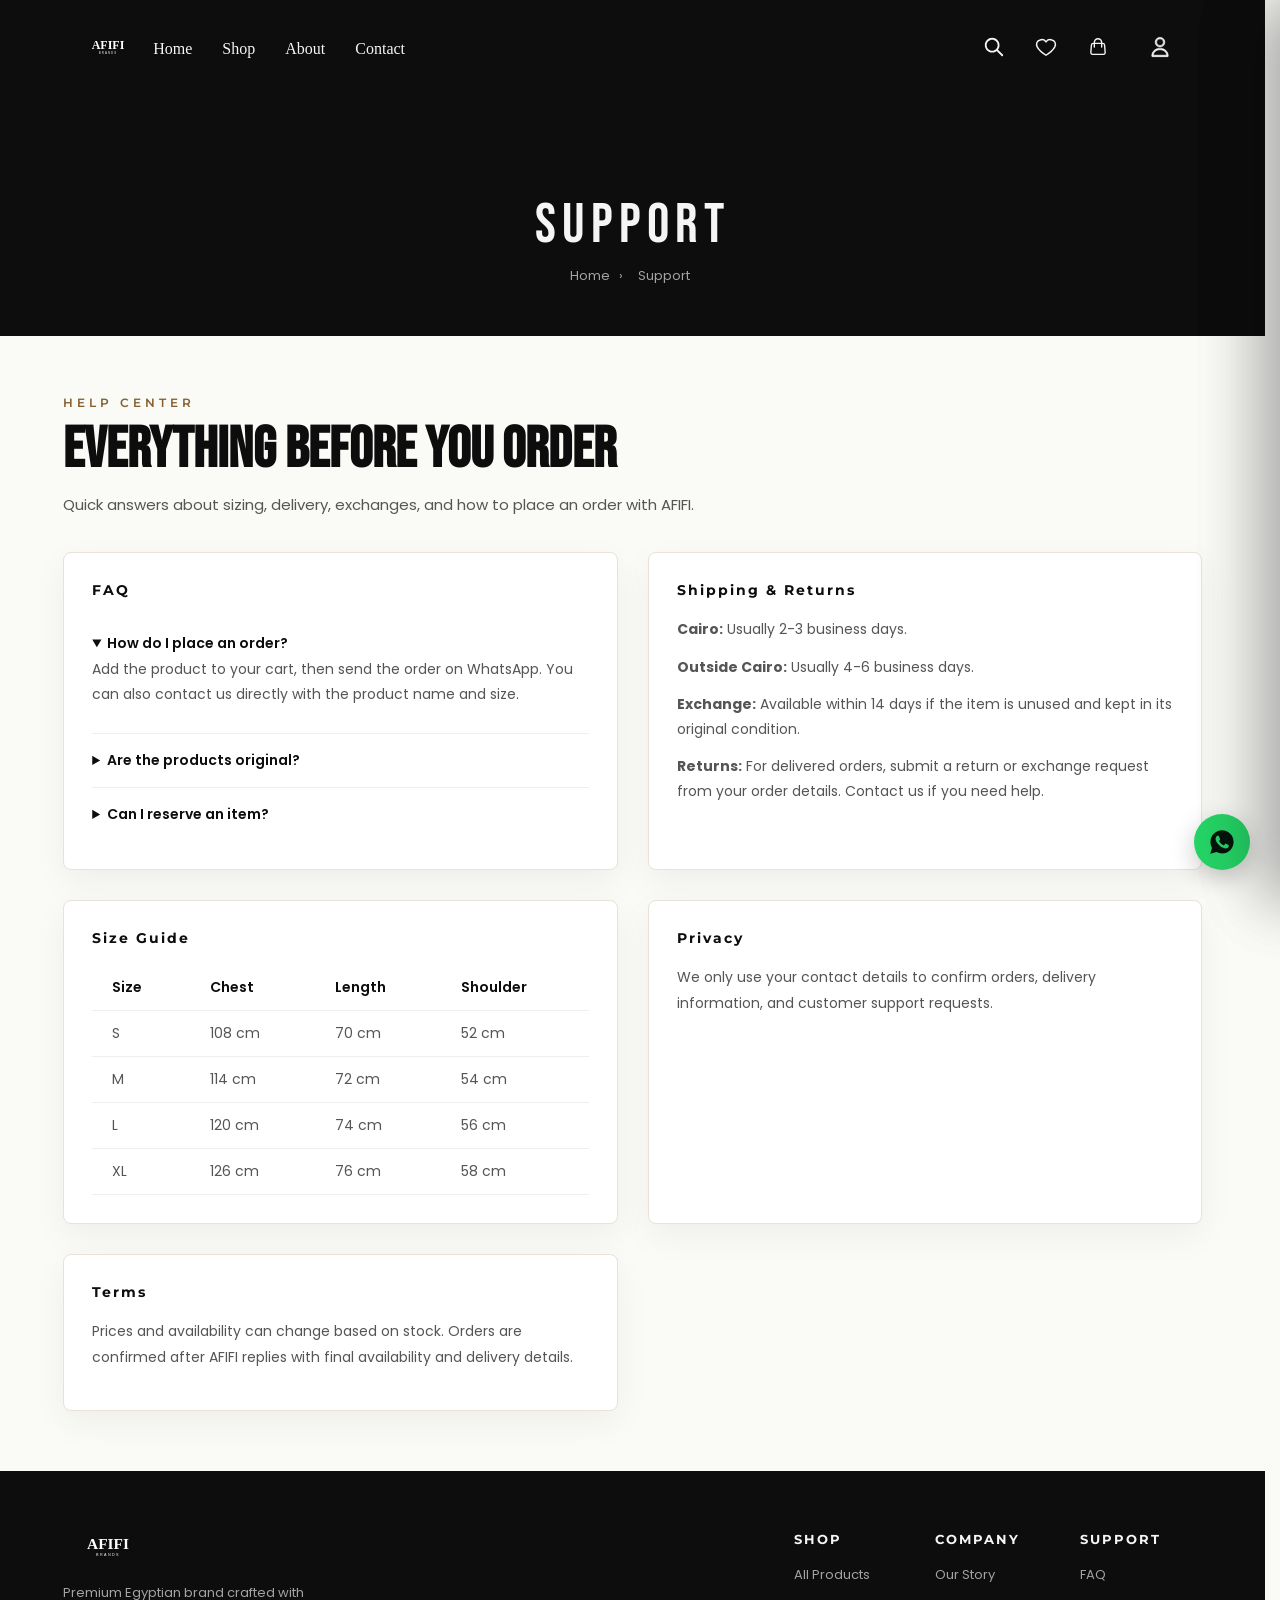
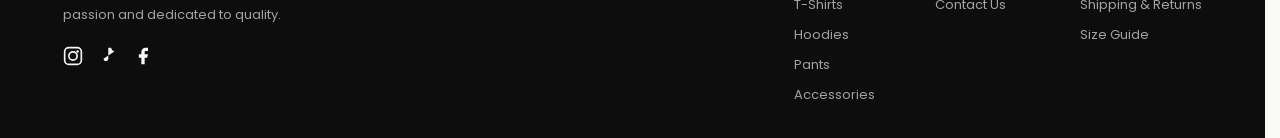
<file: support.html>
<!DOCTYPE html>
<html lang="en">
<head>
    <meta charset="UTF-8">
    <meta name="viewport" content="width=device-width, initial-scale=1.0">
    <meta http-equiv="X-UA-Compatible" content="ie=edge">
    <link rel="icon" href="favicon.ico" sizes="any">
    <link rel="icon" type="image/png" sizes="32x32" href="images/favicon/favicon-32x32.png">
    <link rel="icon" type="image/png" sizes="16x16" href="images/favicon/favicon-16x16.png">
    <link rel="apple-touch-icon" sizes="180x180" href="images/favicon/apple-touch-icon.png">
    <link rel="manifest" href="images/favicon/site.webmanifest">
    <meta name="theme-color" content="#0D0D0D">
    <link rel="preload" href="fonts/bebas-neue-latin.woff2" as="font" type="font/woff2" crossorigin>
    <link rel="stylesheet" href="brand.css?v=1.49">
    <title>AFIFI | SUPPORT</title>
    <meta name="description" content="AFIFI customer support - shipping info, returns, order help, and frequently asked questions.">
</head>
<body>

<nav class="navbar navbar-solid">
    <a href="index.html" aria-label="AFIFI home"><img src="images/AFIFI_BRANDS_VECTOR.svg" alt=""></a>
    <button class="hamburger" id="hamburger" aria-label="Menu">
        <span></span><span></span><span></span>
    </button>
    <div class="nav-menu" id="navMenu">
        <div class="sections">
            <a href="index.html">Home</a>
            <a href="shop.html">Shop</a>
            <a href="about.html">About</a>
            <a href="contact.html">Contact</a>
        </div>
        <div class="icons">
            <a href="#" aria-label="Search"><img src="images/search icon.svg" alt=""></a>
            <a href="#" aria-label="Cart"><img src="images/cart.svg" alt=""></a>
            <a href="#" aria-label="Profile"><img src="images/profile.svg" alt=""></a>
        </div>
    </div>
</nav>

<main id="main-content">

<section class="page-header">
    <h1>SUPPORT</h1>
    <div class="breadcrumbs">
        <a href="index.html">Home</a> <span>&rsaquo;</span> <span>Support</span>
    </div>
</section>

<section class="support-layout">
    <div class="support-intro">
        <span class="section-label">HELP CENTER</span>
        <h2>Everything before you order</h2>
        <p>Quick answers about sizing, delivery, exchanges, and how to place an order with AFIFI.</p>
    </div>

    <div class="support-grid">
        <article class="support-card" id="faq">
            <h3>FAQ</h3>
            <details open>
                <summary>How do I place an order?</summary>
                <p>Add the product to your cart, then send the order on WhatsApp. You can also contact us directly with the product name and size.</p>
            </details>
            <details>
                <summary>Are the products original?</summary>
                <p>AFIFI focuses on original brand selections and clear product details. Ask us on WhatsApp if you need extra confirmation before ordering.</p>
            </details>
            <details>
                <summary>Can I reserve an item?</summary>
                <p>Reservations depend on stock availability. Message us with the product name, size, and color and we will confirm.</p>
            </details>
        </article>

        <article class="support-card" id="shipping">
            <h3>Shipping & Returns</h3>
            <p><strong>Cairo:</strong> Usually 2-3 business days.</p>
            <p><strong>Outside Cairo:</strong> Usually 4-6 business days.</p>
            <p><strong>Exchange:</strong> Available within 14 days if the item is unused and kept in its original condition.</p>
            <p><strong>Returns:</strong> For delivered orders, submit a return or exchange request from your order details. Contact us if you need help.</p>
        </article>

        <article class="support-card" id="size-guide">
            <h3>Size Guide</h3>
            <table class="size-table">
                <thead>
                    <tr><th>Size</th><th>Chest</th><th>Length</th><th>Shoulder</th></tr>
                </thead>
                <tbody>
                    <tr><td>S</td><td>108 cm</td><td>70 cm</td><td>52 cm</td></tr>
                    <tr><td>M</td><td>114 cm</td><td>72 cm</td><td>54 cm</td></tr>
                    <tr><td>L</td><td>120 cm</td><td>74 cm</td><td>56 cm</td></tr>
                    <tr><td>XL</td><td>126 cm</td><td>76 cm</td><td>58 cm</td></tr>
                </tbody>
            </table>
        </article>

        <article class="support-card" id="privacy">
            <h3>Privacy</h3>
            <p>We only use your contact details to confirm orders, delivery information, and customer support requests.</p>
        </article>

        <article class="support-card" id="terms">
            <h3>Terms</h3>
            <p>Prices and availability can change based on stock. Orders are confirmed after AFIFI replies with final availability and delivery details.</p>
        </article>
    </div>
</section>

</main>

<footer class="site-footer">
    <div class="footer-main">
        <div class="footer-brand">
            <img src="images/AFIFI_BRANDS_VECTOR.svg" alt="AFIFI Logo" class="footer-logo">
            <p>Premium Egyptian brand crafted with passion and dedicated to quality.</p>
            <div class="social-icons">
                <a href="https://www.instagram.com/afifi_15may?utm_source=ig_web_button_share_sheet&igsh=ZDNlZDc0MzIxNw==" aria-label="Instagram" target="_blank"><svg width="20" height="20" viewBox="0 0 24 24" fill="none" stroke="currentColor" stroke-width="2"><rect x="2" y="2" width="20" height="20" rx="5"/><circle cx="12" cy="12" r="5"/><circle cx="17.5" cy="6.5" r="1.5" fill="currentColor" stroke="none"/></svg></a>
                <a href="https://www.tiktok.com/@afifi9087?is_from_webapp=1&sender_device=pc" aria-label="TikTok" target="_blank"><svg width="20" height="20" viewBox="0 0 24 24" fill="currentColor"><path d="M19.59 6.69a4.83 4.83 0 01-3.77-4.25V2h-3.45v13.67a2.89 2.89 0 01-2.88 2.5 2.89 2.89 0 01-2.89-2.89 2.89 0 012.89-2.89c.28 0 .54.04.79.1V9.01a6.27 6.27 0 00-.79-.05 6.34 6.34 0 00-6.34 6.34 6.34 6.34 0 006.34 6.34 6.34 6.34 0 006.34-6.34V9.17a8.16 8.16 0 004.76 1.52v-3.4a4.85 4.85 0 01-1-.6z"/></svg></a>
                <a href="https://www.facebook.com/Afifibrands" aria-label="Facebook" target="_blank"><svg width="20" height="20" viewBox="0 0 24 24" fill="currentColor"><path d="M18 2h-3a5 5 0 00-5 5v3H7v4h3v8h4v-8h3l1-4h-4V7a1 1 0 011-1h3z"/></svg></a>
            </div>
        </div>
        <div class="footer-links">
            <div class="footer-col"><p class="footer-col-title">SHOP</p><a href="shop.html">All Products</a><a href="shop.html">T-Shirts</a><a href="shop.html">Hoodies</a><a href="shop.html">Pants</a><a href="shop.html">Accessories</a></div>
            <div class="footer-col"><p class="footer-col-title">COMPANY</p><a href="about.html">Our Story</a><a href="contact.html">Contact Us</a></div>
            <div class="footer-col"><p class="footer-col-title">SUPPORT</p><a href="support.html">FAQ</a><a href="support.html#shipping">Shipping & Returns</a><a href="support.html#size-guide">Size Guide</a></div>
        </div>
    </div>
    <div class="footer-bottom">
        <p>&copy; 2026 AFIFI BRANDS. All Rights Reserved.</p>
        <div class="footer-bottom-links"><a href="support.html#privacy">Privacy Policy</a><a href="support.html#terms">Terms & Conditions</a></div>
    </div>
</footer>

<!--
  API base URL (production / split deployment only):
  Uncomment and set before brand.js when the Laravel API is NOT on the same origin as this site.
  Required for static hosts such as GitHub Pages. Local dev (localhost, 127.0.0.1, file://)
  automatically uses http://127.0.0.1:8000/api — do not set this override locally.
  Example:
  <script>window.AFIFI_API_BASE_URL = 'https://api.yourdomain.com/api';</script>
-->
<script src="brand.js?v=1.42"></script>
</body>
</html>
</file>
<file: brand.css>
/* ========== SELF-HOSTED FONTS (SIL Open Font License) ========== */
/* font-display: optional — no visible swap; metric fallbacks fill slow loads */

@font-face {
    font-family: 'Bebas Neue';
    font-style: normal;
    font-weight: 400;
    font-display: optional;
    src: url('fonts/bebas-neue-latin.woff2') format('woff2');
    unicode-range: U+0000-00FF, U+0131, U+0152-0153, U+02BB-02BC, U+02C6, U+02DA, U+02DC, U+0304, U+0308, U+0329, U+2000-206F, U+20AC, U+2122, U+2191, U+2193, U+2212, U+2215, U+FEFF, U+FFFD;
}

@font-face {
    font-family: 'Montserrat';
    font-style: normal;
    font-weight: 500;
    font-display: optional;
    src: url('fonts/montserrat-500-latin.woff2') format('woff2');
    unicode-range: U+0000-00FF, U+0131, U+0152-0153, U+02BB-02BC, U+02C6, U+02DA, U+02DC, U+0304, U+0308, U+0329, U+2000-206F, U+20AC, U+2122, U+2191, U+2193, U+2212, U+2215, U+FEFF, U+FFFD;
}

@font-face {
    font-family: 'Montserrat';
    font-style: normal;
    font-weight: 600;
    font-display: optional;
    src: url('fonts/montserrat-600-latin.woff2') format('woff2');
    unicode-range: U+0000-00FF, U+0131, U+0152-0153, U+02BB-02BC, U+02C6, U+02DA, U+02DC, U+0304, U+0308, U+0329, U+2000-206F, U+20AC, U+2122, U+2191, U+2193, U+2212, U+2215, U+FEFF, U+FFFD;
}

@font-face {
    font-family: 'Montserrat';
    font-style: normal;
    font-weight: 700;
    font-display: optional;
    src: url('fonts/montserrat-700-latin.woff2') format('woff2');
    unicode-range: U+0000-00FF, U+0131, U+0152-0153, U+02BB-02BC, U+02C6, U+02DA, U+02DC, U+0304, U+0308, U+0329, U+2000-206F, U+20AC, U+2122, U+2191, U+2193, U+2212, U+2215, U+FEFF, U+FFFD;
}

@font-face {
    font-family: 'Poppins';
    font-style: normal;
    font-weight: 300;
    font-display: optional;
    src: url('fonts/poppins-300-latin.woff2') format('woff2');
    unicode-range: U+0000-00FF, U+0131, U+0152-0153, U+02BB-02BC, U+02C6, U+02DA, U+02DC, U+0304, U+0308, U+0329, U+2000-206F, U+20AC, U+2122, U+2191, U+2193, U+2212, U+2215, U+FEFF, U+FFFD;
}

@font-face {
    font-family: 'Poppins';
    font-style: normal;
    font-weight: 400;
    font-display: optional;
    src: url('fonts/poppins-400-latin.woff2') format('woff2');
    unicode-range: U+0000-00FF, U+0131, U+0152-0153, U+02BB-02BC, U+02C6, U+02DA, U+02DC, U+0304, U+0308, U+0329, U+2000-206F, U+20AC, U+2122, U+2191, U+2193, U+2212, U+2215, U+FEFF, U+FFFD;
}

@font-face {
    font-family: 'Poppins';
    font-style: normal;
    font-weight: 500;
    font-display: optional;
    src: url('fonts/poppins-500-latin.woff2') format('woff2');
    unicode-range: U+0000-00FF, U+0131, U+0152-0153, U+02BB-02BC, U+02C6, U+02DA, U+02DC, U+0304, U+0308, U+0329, U+2000-206F, U+20AC, U+2122, U+2191, U+2193, U+2212, U+2215, U+FEFF, U+FFFD;
}

@font-face {
    font-family: 'Poppins';
    font-style: normal;
    font-weight: 600;
    font-display: optional;
    src: url('fonts/poppins-600-latin.woff2') format('woff2');
    unicode-range: U+0000-00FF, U+0131, U+0152-0153, U+02BB-02BC, U+02C6, U+02DA, U+02DC, U+0304, U+0308, U+0329, U+2000-206F, U+20AC, U+2122, U+2191, U+2193, U+2212, U+2215, U+FEFF, U+FFFD;
}

@font-face {
    font-family: 'Poppins';
    font-style: normal;
    font-weight: 700;
    font-display: optional;
    src: url('fonts/poppins-700-latin.woff2') format('woff2');
    unicode-range: U+0000-00FF, U+0131, U+0152-0153, U+02BB-02BC, U+02C6, U+02DA, U+02DC, U+0304, U+0308, U+0329, U+2000-206F, U+20AC, U+2122, U+2191, U+2193, U+2212, U+2215, U+FEFF, U+FFFD;
}

:root {
    --black: #0D0D0D;
    --gold: #CBA96A;
    --gold-text: #856030;
    --grey: #A3A3A3;
    --white : #F5F5F5;
    --paper: #FAFAF7;
    --line: #E8E2D8;
    --radius : 8px;
    --transform: translateY(-8px);

    /* Fonts — fallback faces use size-adjust metrics defined below */
    --font-heading: 'Bebas Neue', 'Bebas Neue Fallback', sans-serif;
    --font-body: 'Poppins', sans-serif;
    --font-accent: 'Montserrat', 'Montserrat Fallback', sans-serif;

    /* Spacing */
    --padding-page: 5%;
    --padding-section: 60px;
    --padding-element: 20px;
    --padding-btn: 14px 45px;
    --margin-section: 80px;
    --margin-element: 20px;
    --gap-large: 30px;
    --gap-medium: 20px;
    --gap-small: 10px;
}

html {
    scrollbar-gutter: stable;
}

/* Metric-matched fallbacks prevent hero CLS during webfont swap */
@font-face {
    font-family: 'Bebas Neue Fallback';
    font-style: normal;
    font-weight: 400;
    src: local('Arial Narrow'), local('Arial');
    size-adjust: 84%;
    ascent-override: 94%;
    descent-override: 22%;
    line-gap-override: 0%;
}

@font-face {
    font-family: 'Montserrat Fallback';
    font-style: normal;
    font-weight: 500 700;
    src: local('Arial');
    size-adjust: 97%;
    ascent-override: 95%;
    descent-override: 22%;
    line-gap-override: 0%;
}

html body {
    margin: 0;
    padding: 0;
    width: 100%;
    height: 100%;
    background: var(--paper);
    color: var(--black);
}

.navbar {
    display: flex;
    flex-direction: row;
    justify-content: space-between;
    align-items: center;
    background: linear-gradient(to bottom, rgba(0,0,0,0.7), transparent);
    position: fixed;
    top: 0;
    left: 0;
    width: 100%;
    z-index: 50;
    padding: 10px var(--padding-page);
    box-sizing: border-box;
}

.navbar img {
    padding: 2px 10px;
    width: 70px;
    height: 70px;
}
.navbar a {
    text-decoration: none;
    color: var(--white);
    cursor: pointer;
}

.sections a {
    position: relative;
    padding: 10px 0;
}

.sections a::after {
    content: '';
    position: absolute;
    bottom: 0;
    left: 50%;
    transform: translateX(-50%);
    width: 0;
    height: 2px;
    background-color: var(--gold);
    transition: width 0.3s ease;
}

.sections a:hover::after {
    width: 70%;
}
.sections {
    display: flex;
    flex-wrap: wrap;
    justify-content: center;
    align-items: center;
    gap: 30px;
}


.icons {
    display: flex;
    align-items: center;
    gap: 20px;
    padding-right: 2%;
}

.icons a {
    position: relative;
}

.icons img,
.icons svg {
    width: 22px;
    height: 22px;
    transition: transform 0.25s ease, opacity 0.25s ease;
}

.icons a:hover img,
.icons a:hover svg {
    opacity: 0.75;
    transform: translateY(-2px);
}

.wishlist-icon-link svg {
    transition: stroke 0.3s ease, fill 0.3s ease;
}

.wishlist-icon-link.has-items svg {
    stroke: var(--gold);
    fill: var(--gold);
}

/* Nav icon count badges (cart / wishlist) */
.nav-badge {
    position: absolute;
    top: -6px;
    right: -9px;
    min-width: 16px;
    height: 16px;
    padding: 0 4px;
    border-radius: 999px;
    background: var(--gold);
    color: var(--black);
    font-family: var(--font-accent), sans-serif;
    font-size: 10px;
    font-weight: 700;
    line-height: 16px;
    text-align: center;
    box-shadow: 0 2px 6px rgba(0,0,0,0.3);
    display: none;
}

.nav-badge.show {
    display: block;
}

/* Hamburger Button */
.hamburger {
    display: none;
    flex-direction: column;
    justify-content: center;
    gap: 5px;
    background: none;
    border: none;
    cursor: pointer;
    padding: 8px;
    z-index: 11;
}

.hamburger span {
    display: block;
    width: 22px;
    height: 2px;
    background: var(--white);
    transition: all 0.3s ease;
}

.hamburger.active span:nth-child(1) {
    transform: rotate(45deg) translate(5px, 5px);
}

.hamburger.active span:nth-child(2) {
    opacity: 0;
}

.hamburger.active span:nth-child(3) {
    transform: rotate(-45deg) translate(5px, -5px);
}

/* Nav Menu (Desktop: flex row, Mobile: hidden) */
.nav-menu {
    display: flex;
    align-items: center;
    gap: 0;
    flex: 1;
    justify-content: space-between;
}

/* ========== HERO SECTION ========== */

.hero {
    position: relative;
    width: 100%;
    min-height: 720px;
    height: 100vh;
    overflow: hidden;
}

.hero-slides {
    position: absolute;
    top: 0;
    left: 0;
    width: 100%;
    height: 100%;
}

.hero-slides picture {
    position: absolute;
    inset: 0;
    width: 100%;
    height: 100%;
    display: block;
}

.slide {
    position: absolute;
    top: 0;
    left: 0;
    width: 100%;
    height: 100%;
    object-fit: cover;
    object-position: center top;
    opacity: 0;
    transition: opacity 1s ease;
}

.slide.active {
    opacity: 1;
}

.hero-overlay {
    position: absolute;
    top: 0;
    left: 0;
    width: 100%;
    height: 100%;
    background: linear-gradient(90deg, rgba(0,0,0,0.78), rgba(0,0,0,0.38) 45%, rgba(0,0,0,0.18));
    z-index: 1;
}

.hero-content {
    position: absolute;
    top: 52%;
    left: var(--padding-page);
    transform: translateY(-50%);
    z-index: 2;
    text-align: left;
    color: var(--white);
}

.hero-content h1 {
    font-family: var(--font-heading);
    font-size: clamp(72px, 13vw, 168px);
    font-weight: 400;
    letter-spacing: 0;
    margin-bottom: 10px;
    line-height: 0.85;
    min-block-size: calc(clamp(72px, 13vw, 168px) * 0.85);
}

.hero-content p {
    font-family: var(--font-accent);
    font-size: clamp(14px, 2vw, 20px);
    font-weight: 500;
    letter-spacing: 3px;
    margin-bottom: 35px;
    color: var(--white);
    text-transform: uppercase;
    min-block-size: clamp(14px, 2vw, 20px);
}

.hero-actions {
    display: flex;
    align-items: center;
    gap: 20px;
    flex-wrap: wrap;
    min-block-size: 46px;
}

.hero-btn {
    display: inline-block;
    padding: 14px 45px;
    background: transparent;
    border: 2px solid var(--gold);
    color: var(--gold);
    font-family: var(--font-accent);
    font-size: 14px;
    font-weight: 500;
    letter-spacing: 3px;
    cursor: pointer;
    transition: all 0.3s ease;
    text-decoration: none;
    box-sizing: border-box;
}

.hero-btn:hover {
    background: var(--gold);
    color: var(--black);
}

.hero-link {
    font-family: var(--font-accent);
    font-size: 13px;
    font-weight: 500;
    color: var(--white);
    letter-spacing: 2px;
    text-decoration: none;
    border-bottom: 1px solid rgba(245,245,245,0.5);
    padding-bottom: 4px;
    transition: color 0.3s ease, border-color 0.3s ease;
    box-sizing: border-box;
}

.hero-link:hover {
    color: var(--gold);
    border-color: var(--gold);
}

/* ========== TRUST STRIP ========== */

.trust-strip {
    display: grid;
    grid-template-columns: repeat(3, 1fr);
    gap: 1px;
    background: var(--line);
    margin: 0 var(--padding-page);
    transform: translateY(-42px);
    position: relative;
    z-index: 3;
    border: 1px solid var(--line);
    border-radius: var(--radius);
    overflow: hidden;
    box-shadow: 0 20px 50px rgba(0,0,0,0.08);
}

.trust-item {
    background: var(--white);
    padding: 24px;
}

.trust-item span {
    display: block;
    font-family: var(--font-heading), sans-serif;
    font-size: 28px;
    color: var(--gold-text);
    margin-bottom: 8px;
}

.trust-item strong {
    display: block;
    font-family: var(--font-accent), sans-serif;
    font-size: 13px;
    letter-spacing: 2px;
    text-transform: uppercase;
    margin-bottom: 8px;
}

.trust-item p {
    font-family: var(--font-body), sans-serif;
    font-size: 13px;
    line-height: 1.7;
    color: #666;
    margin: 0;
}

/* ========== CATEGORIES SECTION ========== */

.categories {
    display: flex;
    gap: var(--gap-medium);
    padding: 18px var(--padding-page) var(--padding-section);
    box-sizing: border-box;
}

.category-card {
    position: relative;
    flex: 1;
    overflow: hidden;
    border-radius: var(--radius);
    text-decoration: none;
    display: block;
    height: 380px;
    box-shadow: 0 18px 45px rgba(0,0,0,0.08);
}

.category-card img {
    width: 100%;
    height: 100%;
    object-fit: cover;
    transition: transform 0.5s ease;
}

.category-card:hover img {
    transform: scale(1.08);
}

.category-overlay {
    position: absolute;
    bottom: 0;
    left: 0;
    width: 100%;
    padding: var(--padding-element);
    box-sizing: border-box;
    background: linear-gradient(to top, rgba(0,0,0,0.78), transparent);
}

.category-overlay h2 {
    font-family: var(--font-heading), sans-serif;
    font-size: clamp(24px, 3vw, 40px);
    color: var(--white);
    margin: 0 0 5px 0;
    letter-spacing: 3px;
}

.category-overlay span {
    font-family: var(--font-accent), sans-serif;
    font-size: 12px;
    color: var(--white);
    letter-spacing: 2px;
    border-bottom: 1px solid var(--gold);
    padding-bottom: 2px;
}

/* ========== NEW ARRIVALS SECTION ========== */

.new-arrivals {
    padding: 0 var(--padding-page) var(--padding-section);
}

.arrivals-header {
    display: flex;
    justify-content: space-between;
    align-items: center;
    margin-bottom: var(--gap-large);
    gap: 20px;
}

.arrivals-header h2 {
    font-family: var(--font-heading);
    font-size: clamp(24px, 3vw, 36px);
    font-weight: 400;
    letter-spacing: 4px;
    line-height: 1;
    min-block-size: clamp(24px, 3vw, 36px);
    margin: 0;
    color: var(--black);
}

.view-all {
    font-family: var(--font-accent), sans-serif;
    font-size: 13px;
    text-decoration: none;
    color: var(--black);
    letter-spacing: 2px;
    border-bottom: 1px solid var(--black);
    padding-bottom: 2px;
    transition: color 0.3s ease;
}

.view-all:hover {
    color: var(--gold);
    border-color: var(--gold);
}

.products-grid {
    display: grid;
    grid-template-columns: repeat(auto-fill, minmax(210px, 1fr));
    gap: var(--gap-large);
}

.products-grid.is-loading .home-products-error,
.products-grid.is-loading .home-products-empty,
.carousel-track.is-loading .home-products-error,
.carousel-track.is-loading .home-products-empty {
    display: none !important;
}

.products-grid.is-loading .product-card,
.carousel-track.is-loading .product-card {
    display: none !important;
}

/* Section-level homepage loading — stable alternative to per-card skeletons */
.home-section-loading {
    grid-column: 1 / -1;
    display: flex;
    flex-direction: column;
    align-items: center;
    justify-content: center;
    gap: 14px;
    padding: 48px 24px;
    min-height: 200px;
    box-sizing: border-box;
}

.home-section-loading[hidden],
.products-grid:not(.is-loading) > .home-section-loading,
.carousel-track:not(.is-loading) > .home-section-loading,
.carousel-track.has-home-panel > .home-section-loading {
    display: none !important;
}

.carousel-track .home-section-loading {
    flex: 0 0 100%;
    min-width: 100%;
    width: 100%;
    scroll-snap-align: start;
}

.home-section-loading-spinner {
    width: 36px;
    height: 36px;
    border: 2px solid #ece8e1;
    border-top-color: var(--gold);
    border-radius: 50%;
    animation: home-section-spin 0.8s linear infinite;
}

.home-section-loading-text {
    font-family: var(--font-body), sans-serif;
    font-size: 13px;
    color: #6B6B6B;
    margin: 0;
}

@keyframes home-section-spin {
    to { transform: rotate(360deg); }
}

@media (prefers-reduced-motion: reduce) {
    .home-section-loading-spinner {
        animation: none;
        border-top-color: var(--gold);
    }
}

.products-grid .home-products-empty,
.products-grid .home-products-error {
    grid-column: 1 / -1;
}

.home-products-empty,
.home-products-error {
    text-align: center;
    padding: 48px 24px;
    border-radius: var(--radius);
    background: #fff;
}

.home-products-empty {
    border: 1px dashed var(--line);
}

.home-products-error {
    border: 1px dashed #e0b4b4;
    background: #fff8f8;
}

.home-products-empty-title,
.home-products-error-title {
    font-family: var(--font-heading);
    font-size: clamp(20px, 2.5vw, 28px);
    font-weight: 400;
    letter-spacing: 2px;
    line-height: 1;
    min-block-size: clamp(20px, 2.5vw, 28px);
    margin: 0 0 8px 0;
    color: var(--black);
}

.home-products-empty-text,
.home-products-error-text {
    font-family: var(--font-body), sans-serif;
    font-size: 14px;
    color: #6B6B6B;
    margin: 0 0 20px 0;
}

.home-products-error-text {
    color: #8a4a4a;
}

.home-products-retry {
    padding: 12px 32px;
    background: #7a2e2e;
    color: var(--white);
    border: none;
    border-radius: 6px;
    font-family: var(--font-accent), sans-serif;
    font-size: 13px;
    letter-spacing: 2px;
    cursor: pointer;
    transition: background 0.3s ease, color 0.3s ease;
}

.home-products-retry:hover:not(:disabled) {
    background: var(--gold);
    color: var(--black);
}

.home-products-retry:disabled {
    opacity: 0.72;
    cursor: wait;
}

.carousel-track .home-products-empty,
.carousel-track .home-products-error {
    flex: 0 0 100%;
    min-width: 100%;
    scroll-snap-align: start;
    box-sizing: border-box;
}

.carousel-track.has-home-panel,
.best-sellers.has-home-panel .carousel-track {
    display: block;
    overflow: visible;
    width: 100%;
}

.carousel-track.has-home-panel .home-products-empty,
.carousel-track.has-home-panel .home-products-error,
.best-sellers.has-home-panel .carousel-track .home-products-empty,
.best-sellers.has-home-panel .carousel-track .home-products-error {
    flex: unset;
    min-width: 0;
    width: 100%;
    max-width: 100%;
}

.best-sellers.has-home-panel .carousel-wrapper.is-loading .carousel-arrow,
.best-sellers.has-home-panel .carousel-wrapper:has(.carousel-track.is-loading) .carousel-arrow {
    visibility: hidden;
    pointer-events: none;
}

.product-card {
    cursor: pointer;
    min-width: 0;
}

.product-img {
    position: relative;
    overflow: hidden;
    border-radius: var(--radius);
    background: linear-gradient(135deg, #f6f3ee, #e9e4dc);
    aspect-ratio: 3 / 4;
    border: 1px solid var(--line);
}

.product-img img {
    width: 100%;
    height: 100%;
    object-fit: cover;
    transition: transform 0.4s ease;
}

.product-img a {
    display: block;
    width: 100%;
    height: 100%;
}

.product-card:hover .product-img img {
    transform: scale(1.05);
}

.wishlist {
    position: absolute;
    top: 12px;
    right: 12px;
    background: rgba(245,245,245,0.94);
    border: none;
    width: 34px;
    height: 34px;
    border-radius: 50%;
    font-size: 15px;
    cursor: pointer;
    display: flex;
    align-items: center;
    justify-content: center;
    color: var(--black);
    opacity: 1;
    transition: color 0.3s ease, opacity 0.3s ease, transform 0.3s ease;
    box-shadow: 0 2px 8px rgba(0,0,0,0.15);
}

.product-card:hover .wishlist {
    opacity: 1;
}

.wishlist:hover {
    transform: scale(1.15);
    color: var(--gold);
}

.wishlist.active {
    color: var(--gold);
    opacity: 1;
}

.product-badge {
    position: absolute;
    left: 12px;
    top: 12px;
    z-index: 2;
    background: var(--black);
    color: var(--white);
    border-radius: 999px;
    padding: 6px 10px;
    font-family: var(--font-accent), sans-serif;
    font-size: 10px;
    font-weight: 700;
    letter-spacing: 1.4px;
}

.product-badge-sold-out {
    background: #7a2e2e;
}

.product-card--sold-out .product-img img {
    opacity: 0.55;
}

.product-stock-status {
    margin: 8px 0 14px;
    font-size: 0.88rem;
    font-weight: 600;
    letter-spacing: 0.04em;
}

.product-stock-status.is-sold-out {
    color: #a33;
}

.product-stock-status.is-low-stock {
    color: #8a6a1a;
}

.whatsapp-order.is-disabled {
    pointer-events: none;
    opacity: 0.45;
    cursor: not-allowed;
}

.add-to-cart:disabled {
    opacity: 0.55;
    cursor: not-allowed;
}

.qty-btn:disabled {
    opacity: 0.45;
    cursor: not-allowed;
}

.product-info {
    padding: 12px 4px;
}

.product-info h3 {
    font-family: var(--font-accent), sans-serif;
    font-size: 13px;
    font-weight: 600;
    letter-spacing: 1px;
    margin: 0 0 6px 0;
    color: var(--black);
}

.product-info h3 a {
    color: inherit;
    text-decoration: none;
    transition: color 0.3s ease;
}

.product-info h3 a:hover {
    color: var(--gold);
}

.product-info p {
    font-family: var(--font-body), sans-serif;
    font-size: 13px;
    margin: 0;
    color: #555;
}

/* ========== PREMIUM BANNER ========== */

.premium-banner {
    margin: 0 var(--padding-page) var(--padding-section);
    background: linear-gradient(135deg, #111, #28231B);
    border-radius: var(--radius);
    overflow: hidden;
    position: relative;
}

.premium-banner::before {
    content: '';
    position: absolute;
    top: 0;
    left: 0;
    width: 100%;
    height: 100%;
    background: rgba(13, 13, 13, 0.6);
}

.banner-content {
    position: relative;
    z-index: 1;
    display: flex;
    justify-content: space-between;
    align-items: center;
    padding: 54px var(--padding-section);
    flex-wrap: wrap;
    gap: var(--gap-large);
}

/* ========== FEATURED DROP ========== */

.featured-drop {
    display: grid;
    grid-template-columns: minmax(0, 0.85fr) minmax(0, 1.15fr);
    gap: 40px;
    align-items: center;
    padding: var(--padding-section) var(--padding-page);
}

.drop-copy h2 {
    font-family: var(--font-heading), sans-serif;
    font-size: clamp(34px, 5vw, 64px);
    line-height: 0.95;
    letter-spacing: 0;
    margin: 0 0 18px 0;
    color: var(--black);
}

.drop-copy p {
    max-width: 460px;
    font-family: var(--font-body), sans-serif;
    font-size: 15px;
    line-height: 1.8;
    color: #555;
    margin: 0 0 24px 0;
}

.drop-media {
    min-height: 420px;
    border-radius: var(--radius);
    overflow: hidden;
    border: 1px solid var(--line);
    box-shadow: 0 20px 50px rgba(0,0,0,0.1);
}

.drop-media picture {
    display: block;
    width: 100%;
    height: 100%;
    min-height: 420px;
}

.drop-media img {
    width: 100%;
    height: 100%;
    min-height: 420px;
    object-fit: cover;
    display: block;
}

.banner-text h2 {
    font-family: var(--font-heading), sans-serif;
    font-size: clamp(24px, 4vw, 42px);
    color: var(--white);
    margin: 0 0 5px 0;
    letter-spacing: 3px;
}

.banner-text p {
    font-family: var(--font-accent), sans-serif;
    font-size: clamp(12px, 1.5vw, 16px);
    color: var(--gold);
    letter-spacing: 4px;
    margin: 0;
}

.banner-btn {
    font-family: var(--font-accent), sans-serif;
    font-size: 13px;
    text-decoration: none;
    color: var(--gold);
    letter-spacing: 3px;
    border: 1px solid var(--gold);
    padding: var(--padding-btn);
    border-radius: 4px;
    transition: all 0.3s ease;
}

.banner-btn:hover {
    background: var(--gold);
    color: var(--black);
}

/* ========== BEST SELLERS CAROUSEL ========== */

.best-sellers {
    padding: var(--padding-section) var(--padding-page);
    box-sizing: border-box;
    width: 100%;
    max-width: 100%;
    overflow-x: clip;
}

.best-sellers .arrivals-header {
    width: 100%;
    max-width: 100%;
    box-sizing: border-box;
    min-width: 0;
}

.best-sellers .arrivals-header > div:first-child {
    min-width: 0;
    flex: 1 1 auto;
}

.best-sellers .view-all {
    flex-shrink: 0;
    white-space: nowrap;
}

.best-sellers .carousel-wrapper {
    width: 100%;
    max-width: 100%;
    min-width: 0;
    box-sizing: border-box;
}

.carousel-wrapper {
    position: relative;
    display: flex;
    align-items: center;
    gap: 10px;
}

.best-sellers .carousel-wrapper.is-loading .carousel-arrow,
.best-sellers .carousel-wrapper:has(.carousel-track.is-loading) .carousel-arrow {
    visibility: hidden;
    pointer-events: none;
}

.carousel-track {
    display: flex;
    gap: var(--gap-medium);
    overflow-x: auto;
    scroll-behavior: smooth;
    scrollbar-width: none;
    -ms-overflow-style: none;
    -webkit-overflow-scrolling: touch;
    scroll-snap-type: x mandatory;
    padding: 10px 0;
    flex: 1;
    min-width: 0;
}

.carousel-track::-webkit-scrollbar {
    display: none;
}

.carousel-track .product-card {
    min-width: 180px;
    flex-shrink: 0;
    scroll-snap-align: start;
}

.carousel-track .product-img img {
    object-fit: contain;
    padding: 18px;
    box-sizing: border-box;
}

.carousel-arrow {
    background: var(--white);
    border: 1px solid #ddd;
    width: 42px;
    height: 42px;
    border-radius: 50%;
    font-size: 22px;
    cursor: pointer;
    display: flex;
    align-items: center;
    justify-content: center;
    flex-shrink: 0;
    transition: all 0.3s ease;
    color: var(--black);
}

.carousel-arrow:hover {
    background: var(--black);
    color: var(--white);
    border-color: var(--black);
}

/* ========== FOOTER ========== */

.site-footer {
    background-color: var(--black);
    color: var(--white);
    padding-top: var(--padding-section);
}

.footer-main {
    display: flex;
    justify-content: space-between;
    gap: var(--gap-large);
    padding: 0 var(--padding-page) 40px;
    flex-wrap: wrap;
}

.footer-brand {
    max-width: 280px;
}

.footer-newsletter {
    max-width: 340px;
}

.footer-newsletter .footer-col-title {
    font-family: var(--font-accent), sans-serif;
    font-size: 13px;
    font-weight: 700;
    letter-spacing: 2px;
    margin: 0 0 10px 0;
    color: var(--white);
}

.footer-newsletter p {
    font-family: var(--font-body), sans-serif;
    font-size: 13px;
    color: var(--grey);
    line-height: 1.7;
    margin: 0 0 14px 0;
}

.newsletter-form {
    display: flex;
    border: 1px solid #333;
    border-radius: var(--radius);
    overflow: hidden;
    background: #151515;
}

.newsletter-form input {
    min-width: 0;
    flex: 1;
    border: none;
    background: transparent;
    color: var(--white);
    padding: 13px 14px;
    font-family: var(--font-body), sans-serif;
    outline: none;
}

.newsletter-form button {
    border: none;
    background: var(--gold);
    color: var(--black);
    font-family: var(--font-accent), sans-serif;
    font-size: 12px;
    font-weight: 700;
    letter-spacing: 2px;
    padding: 0 18px;
    cursor: pointer;
}

.footer-logo {
    width: 90px;
    height: auto;
    margin-bottom: 15px;
}

.footer-brand p {
    font-family: var(--font-body), sans-serif;
    font-size: 13px;
    color: var(--grey);
    line-height: 1.7;
    margin: 0 0 20px 0;
}

.social-icons {
    display: flex;
    gap: 15px;
}

.social-icons a {
    color: var(--white);
    transition: color 0.3s ease;
}

.social-icons a:hover {
    color: var(--gold);
}

.footer-links {
    display: flex;
    gap: 60px;
    flex-wrap: wrap;
}

.footer-col {
    display: flex;
    flex-direction: column;
    gap: 10px;
}

.footer-col .footer-col-title {
    font-family: var(--font-accent), sans-serif;
    font-size: 13px;
    font-weight: 700;
    letter-spacing: 2px;
    margin: 0 0 8px 0;
    color: var(--white);
}

.footer-col a {
    font-family: var(--font-body), sans-serif;
    font-size: 13px;
    color: var(--grey);
    text-decoration: none;
    transition: color 0.3s ease;
}

.footer-col a:hover {
    color: var(--gold);
}

.footer-bottom {
    display: flex;
    justify-content: space-between;
    align-items: center;
    padding: 20px var(--padding-page);
    border-top: 1px solid #222;
    flex-wrap: wrap;
    gap: 10px;
}

.footer-bottom p {
    font-family: var(--font-body), sans-serif;
    font-size: 12px;
    color: var(--grey);
    margin: 0;
}

.footer-bottom-links {
    display: flex;
    gap: 25px;
}

.footer-bottom-links a {
    font-family: var(--font-body), sans-serif;
    font-size: 12px;
    color: var(--grey);
    text-decoration: none;
    transition: color 0.3s ease;
}

.footer-bottom-links a:hover {
    color: var(--gold);
}

/* ========== SOLID NAVBAR (Inner Pages) ========== */

.navbar-solid {
    background: var(--black) !important;
    position: relative;
}

.sections a.active {
    color: var(--gold);
}

.sections a.active::after {
    width: 70%;
}

/* ========== PAGE HEADER ========== */

.page-header {
    background: var(--black);
    padding: 100px var(--padding-page) 50px;
    text-align: center;
}

.page-header h1 {
    font-family: var(--font-heading);
    font-size: clamp(32px, 5vw, 56px);
    font-weight: 400;
    color: var(--white);
    letter-spacing: 6px;
    line-height: 1;
    margin: 0 0 12px 0;
    min-block-size: clamp(32px, 5vw, 56px);
}

.breadcrumbs {
    font-family: var(--font-body), sans-serif;
    font-size: 13px;
    color: var(--grey);
}

.breadcrumbs a { color: var(--grey); text-decoration: none; transition: color 0.3s ease; }
.breadcrumbs a:hover { color: var(--gold); }
.breadcrumbs span { margin: 0 6px; }

.breadcrumbs-section {
    background: var(--black);
    padding: 90px var(--padding-page) 20px;
    font-family: var(--font-body), sans-serif;
    font-size: 13px;
    color: var(--grey);
}

.breadcrumbs-section a { color: var(--grey); text-decoration: none; transition: color 0.3s ease; }
.breadcrumbs-section a:hover { color: var(--gold); }
.breadcrumbs-section span { margin: 0 6px; }

/* ========== SHOP PAGE ========== */

.shop-content {
    display: flex;
    gap: 48px;
    padding: var(--padding-section) var(--padding-page);
    align-items: flex-start;
}

.shop-sidebar {
    width: 240px;
    flex-shrink: 0;
    position: sticky;
    top: 24px;
}

.shop-controls {
    display: flex;
    flex-direction: column;
    gap: 28px;
    padding: 24px 22px;
    background: #fff;
    border: 1px solid var(--line);
    border-radius: var(--radius);
}

.filter-group {
    margin-bottom: 0;
}

.filter-group h2 {
    font-family: var(--font-accent), sans-serif;
    font-size: 11px;
    font-weight: 700;
    letter-spacing: 2px;
    text-transform: uppercase;
    margin: 0 0 12px 0;
    color: var(--black);
}

.filter-btn-list {
    display: flex;
    flex-direction: column;
    gap: 0;
}

.filter-btn {
    display: block;
    width: 100%;
    text-align: left;
    background: none;
    border: none;
    font-family: var(--font-body), sans-serif;
    font-size: 14px;
    padding: 10px 0;
    cursor: pointer;
    color: #555;
    transition: color 0.3s ease;
    border-bottom: 1px solid #eee;
}

.filter-btn:last-child {
    border-bottom: 0;
}

.filter-btn:hover,
.filter-btn.active {
    color: var(--gold-text);
    font-weight: 500;
}

.filter-btn:focus-visible {
    outline: 2px solid var(--gold);
    outline-offset: 2px;
}

.sort-select {
    width: 100%;
    padding: 11px 12px;
    border: 1px solid #ddd;
    border-radius: 6px;
    font-family: var(--font-body), sans-serif;
    font-size: 13px;
    background: var(--white);
    cursor: pointer;
    outline: none;
    box-sizing: border-box;
}

.sort-select:focus,
.sort-select:focus-visible {
    border-color: var(--gold);
    outline: 2px solid var(--gold);
    outline-offset: 2px;
}

.shop-count {
    margin: 18px 2px 0;
    font-family: var(--font-accent), sans-serif;
    font-size: 12px;
    letter-spacing: 1px;
    color: #6B6B6B;
}

.shop-grid {
    flex: 1;
    display: grid;
    grid-template-columns: repeat(auto-fill, minmax(200px, 1fr));
    gap: var(--gap-large);
    min-width: 0;
}

.shop-grid.is-loading .shop-empty,
.shop-grid.is-loading .shop-error {
    display: none !important;
}

.shop-skeleton-card {
    display: flex;
    flex-direction: column;
    gap: 12px;
}

.shop-skeleton-img {
    width: 100%;
    aspect-ratio: 3 / 4;
    border-radius: var(--radius);
    background: linear-gradient(90deg, #ece8e1 25%, #f6f3ee 50%, #ece8e1 75%);
    background-size: 200% 100%;
    animation: product-skeleton-shimmer 1.4s ease-in-out infinite;
}

.shop-skeleton-line {
    height: 12px;
    width: 72%;
    border-radius: 4px;
    background: linear-gradient(90deg, #ece8e1 25%, #f6f3ee 50%, #ece8e1 75%);
    background-size: 200% 100%;
    animation: product-skeleton-shimmer 1.4s ease-in-out infinite;
}

.shop-skeleton-line.short {
    width: 42%;
    height: 10px;
}

.shop-empty {
    grid-column: 1 / -1;
    text-align: center;
    padding: 70px 24px;
    border: 1px dashed var(--line);
    border-radius: var(--radius);
    background: #fff;
}

.shop-empty-title {
    font-family: var(--font-heading);
    font-size: 26px;
    font-weight: 400;
    letter-spacing: 2px;
    line-height: 1;
    min-block-size: 26px;
    color: var(--black);
    margin: 0 0 8px 0;
}

.shop-empty-text {
    font-family: var(--font-body), sans-serif;
    font-size: 14px;
    color: #777;
    margin: 0 0 22px 0;
}

.shop-empty-clear {
    padding: 12px 32px;
    background: var(--black);
    color: var(--white);
    border: none;
    border-radius: 6px;
    font-family: var(--font-accent), sans-serif;
    font-size: 13px;
    letter-spacing: 2px;
    cursor: pointer;
    transition: background 0.3s ease, color 0.3s ease;
}

.shop-empty-clear:hover {
    background: var(--gold);
    color: var(--black);
}

.shop-error {
    grid-column: 1 / -1;
    text-align: center;
    padding: 70px 24px;
    border: 1px dashed #e0b4b4;
    border-radius: var(--radius);
    background: #fff8f8;
}

.shop-error-title {
    font-family: var(--font-heading);
    font-size: 26px;
    font-weight: 400;
    line-height: 1;
    min-block-size: 26px;
    letter-spacing: 2px;
    margin: 0 0 10px 0;
    color: var(--black);
}

.shop-error-text {
    font-family: var(--font-body), sans-serif;
    font-size: 14px;
    color: #8a4a4a;
    margin: 0 0 22px 0;
}

.shop-error-retry {
    padding: 12px 32px;
    background: #7a2e2e;
    color: var(--white);
    border: none;
    border-radius: 6px;
    font-family: var(--font-accent), sans-serif;
    font-size: 13px;
    letter-spacing: 2px;
    cursor: pointer;
    transition: background 0.3s ease, color 0.3s ease;
}

.shop-error-retry:hover:not(:disabled) {
    background: var(--gold);
    color: var(--black);
}

.shop-error-retry:disabled {
    opacity: 0.72;
    cursor: wait;
}

.shop-search-input {
    width: 100%;
    box-sizing: border-box;
    padding: 11px 12px;
    border: 1px solid #ddd;
    border-radius: 6px;
    font-family: var(--font-body), sans-serif;
    font-size: 13px;
    background: var(--white);
    outline: none;
    transition: border-color 0.3s ease;
}

.shop-search-input:focus-visible {
    border-color: var(--gold);
    outline: 2px solid var(--gold);
    outline-offset: 2px;
}

/* ========== HEADER SEARCH OVERLAY ========== */

.search-overlay {
    position: fixed;
    inset: 0;
    z-index: 1200;
    display: flex;
    align-items: flex-start;
    justify-content: center;
    padding: 88px 16px 16px;
    opacity: 0;
    visibility: hidden;
    pointer-events: none;
    transition: opacity 0.36s ease, visibility 0.36s ease;
}

.search-overlay.is-open {
    opacity: 1;
    visibility: visible;
    pointer-events: auto;
}

.search-overlay[hidden] {
    display: none !important;
}

.search-overlay-backdrop {
    position: absolute;
    inset: 0;
    background: rgba(6, 21, 11, 0.5);
    backdrop-filter: blur(3px);
    opacity: 0;
    transition: opacity 0.36s ease;
}

.search-overlay.is-open .search-overlay-backdrop {
    opacity: 1;
}

.search-dropdown {
    position: relative;
    width: min(100%, 520px);
    background: var(--white);
    border: 1px solid var(--line);
    border-radius: var(--radius);
    box-shadow: 0 24px 48px rgba(0, 0, 0, 0.18);
    padding: 22px 20px 20px;
    opacity: 0;
    transform: translateY(-14px) scale(0.98);
    transition: opacity 0.36s cubic-bezier(0.22, 1, 0.36, 1), transform 0.36s cubic-bezier(0.22, 1, 0.36, 1);
}

.search-overlay.is-open .search-dropdown {
    opacity: 1;
    transform: translateY(0) scale(1);
}

.search-overlay-title {
    font-family: var(--font-accent), sans-serif;
    font-size: 14px;
    letter-spacing: 2px;
    margin: 0 0 14px 0;
    color: var(--black);
}

.search-overlay-form {
    display: flex;
    gap: 10px;
    align-items: stretch;
}

.search-overlay-input {
    flex: 1;
    min-width: 0;
    padding: 12px 14px;
    border: 1px solid #ddd;
    border-radius: 8px;
    font-family: var(--font-body), sans-serif;
    font-size: 14px;
    outline: none;
    transition: border-color 0.3s ease;
}

.search-overlay-input:focus-visible {
    border-color: var(--gold);
    outline: 2px solid var(--gold);
    outline-offset: 2px;
}

.search-overlay-submit {
    flex-shrink: 0;
    padding: 12px 20px;
    background: var(--black);
    color: var(--white);
    border: none;
    border-radius: 8px;
    font-family: var(--font-accent), sans-serif;
    font-size: 13px;
    letter-spacing: 2px;
    cursor: pointer;
    transition: background 0.3s ease, color 0.3s ease;
}

.search-overlay-submit:hover,
.search-overlay-submit:focus-visible {
    background: var(--gold);
    color: var(--black);
}

.search-overlay-close {
    position: absolute;
    top: 10px;
    right: 12px;
    border: 0;
    background: none;
    color: #999;
    font-size: 24px;
    line-height: 1;
    cursor: pointer;
    padding: 4px;
    transition: color 0.25s ease;
}

.search-overlay-close:hover,
.search-overlay-close:focus-visible {
    color: var(--black);
    outline: 2px solid var(--gold);
    outline-offset: 2px;
}

body.search-open {
    overflow: hidden;
}

@media (max-width: 768px) {
    .search-overlay {
        padding-top: 76px;
    }

    .search-overlay-form {
        flex-direction: column;
    }

    .search-overlay-submit {
        width: 100%;
    }
}

/* ========== PRODUCT DETAIL ========== */

.product-detail { display: flex; gap: 50px; padding: 30px var(--padding-page) var(--padding-section); }

.product-detail.is-loading .color-options,
.product-detail.is-loading .size-options,
.product-detail.is-loading .quantity-selector,
.product-detail.is-loading .add-to-cart,
.product-detail.is-loading .whatsapp-order,
.product-detail.is-loading .add-wishlist,
.product-detail.is-loading .purchase-notes {
    display: none;
}

.product-detail.is-loading ~ .product-tabs,
.product-detail.is-loading ~ .related-products {
    visibility: hidden;
    height: 0;
    overflow: hidden;
    margin: 0;
    padding: 0;
}

.product-detail.is-load-error .color-options,
.product-detail.is-load-error .size-options,
.product-detail.is-load-error .quantity-selector,
.product-detail.is-load-error .add-to-cart,
.product-detail.is-load-error .whatsapp-order,
.product-detail.is-load-error .add-wishlist,
.product-detail.is-load-error .purchase-notes {
    display: none;
}

.product-detail.is-load-error ~ .product-tabs,
.product-detail.is-load-error ~ .related-products {
    visibility: hidden;
    height: 0;
    overflow: hidden;
    margin: 0;
    padding: 0;
}

.product-load-error-retry {
    display: inline-block;
    margin: 8px 0 24px 0;
    padding: 12px 32px;
    background: #7a2e2e;
    color: var(--white);
    border: none;
    border-radius: 6px;
    font-family: var(--font-accent), sans-serif;
    font-size: 13px;
    letter-spacing: 2px;
    cursor: pointer;
    transition: background 0.3s ease, color 0.3s ease;
}

.product-load-error-retry:hover:not(:disabled) {
    background: var(--gold);
    color: var(--black);
}

.product-load-error-retry:disabled {
    opacity: 0.72;
    cursor: wait;
}

.product-load-error-retry[hidden] {
    display: none;
}

.product-loading-message {
    font-family: var(--font-body), sans-serif;
    font-size: 14px;
    color: var(--grey);
    margin: 0 0 12px 0;
    letter-spacing: 0.5px;
}

.product-image-skeleton {
    position: absolute;
    inset: 0;
    width: 100%;
    height: 100%;
    border-radius: var(--radius);
    background: linear-gradient(90deg, #ece8e1 25%, #f6f3ee 50%, #ece8e1 75%);
    background-size: 200% 100%;
    animation: product-skeleton-shimmer 1.4s ease-in-out infinite;
}

.product-detail.is-loading .product-price:empty,
.product-detail.is-loading .product-desc:empty {
    display: block;
    border-radius: 4px;
    margin-bottom: 8px;
    background: linear-gradient(90deg, #ece8e1 25%, #f6f3ee 50%, #ece8e1 75%);
    background-size: 200% 100%;
    animation: product-skeleton-shimmer 1.4s ease-in-out infinite;
}

.product-detail.is-loading .product-price:empty {
    width: 120px;
    height: 18px;
}

.product-detail.is-loading .product-desc:empty {
    width: 85%;
    height: 48px;
}

.product-tab-loading {
    color: var(--grey);
    font-family: var(--font-body), sans-serif;
}

@keyframes product-skeleton-shimmer {
    0% { background-position: 200% 0; }
    100% { background-position: -200% 0; }
}

.product-gallery { flex: 1; max-width: 500px; }

.main-image {
    position: relative;
    background: #f0f0f0;
    border-radius: var(--radius);
    overflow: hidden;
    margin-bottom: 15px;
    aspect-ratio: 3 / 4;
}

.main-image img {
    position: absolute;
    inset: 0;
    width: 100%;
    height: 100%;
    display: block;
    object-fit: cover;
    opacity: 0;
    transition: opacity 0.3s ease;
}

.main-image img.is-loaded {
    opacity: 1;
}

.thumbnails {
    display: flex;
    gap: 10px;
    flex-wrap: wrap;
}

.thumb-btn {
    display: block;
    background: none;
    border: none;
    padding: 0;
    margin: 0;
    line-height: 0;
    cursor: pointer;
    border-radius: 8px;
}

.thumb-btn:focus-visible {
    outline: 2px solid var(--gold);
    outline-offset: 2px;
}

.thumb {
    width: 80px;
    height: 80px;
    object-fit: cover;
    border-radius: 8px;
    border: 2px solid transparent;
    cursor: pointer;
    opacity: 0.5;
    transition: opacity 0.3s ease, border-color 0.3s ease;
    background: #f0f0f0;
}
.thumb:hover, .thumb.active-thumb { opacity: 1; border-color: var(--gold); }

.product-details-info { flex: 1; }
.product-details-info h1 {
    font-family: var(--font-heading);
    font-size: clamp(28px, 4vw, 42px);
    font-weight: 400;
    letter-spacing: 3px;
    line-height: 1;
    min-block-size: clamp(28px, 4vw, 42px);
    margin: 0 0 10px 0;
    color: var(--black);
}
.product-price { font-family: var(--font-accent), sans-serif; font-size: 22px; font-weight: 700; color: var(--gold); margin: 0 0 20px 0; }
.product-desc { font-family: var(--font-body), sans-serif; font-size: 14px; line-height: 1.7; color: #555; margin: 0 0 25px 0; }

.product-detail-badge {
    display: inline-block;
    background: var(--black);
    color: var(--white);
    border-radius: 999px;
    padding: 6px 12px;
    font-family: var(--font-accent), sans-serif;
    font-size: 11px;
    font-weight: 700;
    letter-spacing: 1.4px;
    margin-bottom: 12px;
}

.product-compare-price {
    margin-left: 10px;
    font-size: 0.75em;
    font-weight: 600;
    color: #999;
    text-decoration: line-through;
}

.option-label { display: block; font-family: var(--font-accent), sans-serif; font-size: 12px; font-weight: 700; letter-spacing: 2px; margin-bottom: 10px; color: var(--black); }
.color-options, .size-options, .quantity-selector { margin-bottom: 22px; }
.color-swatches { display: flex; gap: 10px; }
.color-swatch {
    width: 30px; height: 30px; border-radius: 50%; cursor: pointer; border: 2px solid transparent;
    padding: 0; display: inline-block; transition: border-color 0.3s ease;
}
.color-swatch.active, .color-swatch:hover { border-color: var(--gold); }
.color-swatch:focus-visible { outline: 2px solid var(--gold); outline-offset: 2px; }
.size-btns { display: flex; gap: 10px; }

.size-btn {
    width: 46px; height: 46px; border: 1px solid #ddd; background: none; border-radius: 8px;
    font-family: var(--font-accent), sans-serif; font-size: 13px; font-weight: 600; cursor: pointer; transition: all 0.3s ease;
}
.size-btn:hover, .size-btn.active { background: var(--black); color: var(--white); border-color: var(--black); }

.qty-controls { display: flex; align-items: center; border: 1px solid #ddd; border-radius: 8px; width: fit-content; }
.qty-btn { width: 42px; height: 42px; border: none; background: none; font-size: 18px; cursor: pointer; transition: background 0.3s ease; }
.qty-btn:hover { background: #f0f0f0; }
.qty-value { width: 40px; text-align: center; font-family: var(--font-accent), sans-serif; font-size: 15px; font-weight: 600; }

.add-to-cart {
    width: 100%; padding: 16px; background: var(--black); color: var(--white); border: none;
    font-family: var(--font-accent), sans-serif; font-size: 14px; letter-spacing: 3px;
    cursor: pointer; border-radius: 8px; transition: background 0.3s ease; margin-bottom: 12px;
}
.add-to-cart:hover { background: var(--gold); color: var(--black); }

.whatsapp-order {
    display: block;
    width: 100%;
    box-sizing: border-box;
    padding: 15px;
    margin-bottom: 12px;
    border-radius: 8px;
    background: #25D366;
    color: #06150B;
    text-align: center;
    text-decoration: none;
    font-family: var(--font-accent), sans-serif;
    font-size: 13px;
    font-weight: 700;
    letter-spacing: 2px;
    transition: transform 0.25s ease, filter 0.25s ease;
}

.whatsapp-order:hover {
    filter: brightness(0.95);
    transform: translateY(-2px);
}

.add-wishlist { display: block; text-align: center; font-family: var(--font-body), sans-serif; font-size: 14px; color: #555; text-decoration: none; transition: color 0.3s ease; }
.add-wishlist:hover { color: var(--gold); }
.add-wishlist.active { color: var(--gold); font-weight: 600; }

.visually-hidden {
    position: absolute;
    width: 1px;
    height: 1px;
    padding: 0;
    margin: -1px;
    overflow: hidden;
    clip: rect(0, 0, 0, 0);
    white-space: nowrap;
    border: 0;
}

.purchase-notes {
    display: grid;
    gap: 8px;
    margin-top: 22px;
    padding: 18px;
    border: 1px solid var(--line);
    border-radius: var(--radius);
    background: #fff;
}

.purchase-notes p {
    position: relative;
    margin: 0;
    padding-left: 18px;
    font-family: var(--font-body), sans-serif;
    font-size: 13px;
    color: #555;
}

.purchase-notes p::before {
    content: '';
    position: absolute;
    left: 0;
    top: 0.65em;
    width: 6px;
    height: 6px;
    border-radius: 50%;
    background: var(--gold);
}

/* Product Tabs */
.product-tabs { padding: 0 var(--padding-page) var(--padding-section); border-top: 1px solid #eee; }
.tabs-header { display: flex; border-bottom: 1px solid #eee; }

.tab-btn {
    padding: 18px 30px; background: none; border: none; border-bottom: 2px solid transparent;
    font-family: var(--font-accent), sans-serif; font-size: 13px; letter-spacing: 2px; cursor: pointer; color: #6B6B6B; transition: all 0.3s ease;
}
.tab-btn:hover, .tab-btn.active { color: var(--black); border-bottom-color: var(--gold); }

.tab-content { display: none; padding: 30px 0; }
.tab-content.active { display: block; }
.tab-content p { font-family: var(--font-body), sans-serif; font-size: 14px; line-height: 1.8; color: #555; margin: 0 0 15px 0; }
.tab-content ul { font-family: var(--font-body), sans-serif; font-size: 14px; color: #555; line-height: 2; padding-left: 20px; }

.size-table { width: 100%; max-width: 500px; border-collapse: collapse; font-family: var(--font-body), sans-serif; font-size: 14px; }
.size-table th, .size-table td { padding: 12px 20px; text-align: left; border-bottom: 1px solid #eee; }
.size-table th { font-weight: 600; color: var(--black); }
.size-table td { color: #555; }

/* Related Products */
.related-products { padding: 0 var(--padding-page) var(--padding-section); }
.related-products h2 {
    font-family: var(--font-heading);
    font-size: clamp(24px, 3vw, 36px);
    font-weight: 400;
    letter-spacing: 4px;
    line-height: 1;
    min-block-size: clamp(24px, 3vw, 36px);
    margin: 0 0 var(--gap-large) 0;
    text-align: center;
    color: var(--black);
}
.related-grid { grid-template-columns: repeat(4, 1fr); }

/* ========== ABOUT PAGE ========== */

.brand-story { display: flex; gap: 50px; padding: var(--padding-section) var(--padding-page); align-items: center; }
.story-image { flex: 1; background: #f0f0f0; border-radius: var(--radius); overflow: hidden; min-height: 400px; display: flex; align-items: center; justify-content: center; }
.story-image img { width: 100%; height: 100%; object-fit: cover; }
.story-text { flex: 1; }
.section-label {
    font-family: var(--font-accent);
    font-size: 12px;
    font-weight: 600;
    letter-spacing: 4px;
    color: var(--gold-text);
    display: block;
    margin-bottom: 12px;
    line-height: 1.2;
    min-block-size: calc(12px * 1.2);
}
.story-text h2 { font-family: var(--font-heading), sans-serif; font-size: clamp(28px, 4vw, 44px); letter-spacing: 2px; margin: 0 0 20px 0; color: var(--black); }
.story-text p { font-family: var(--font-body), sans-serif; font-size: 15px; line-height: 1.8; color: #555; margin: 0 0 18px 0; }

.story-btn {
    display: inline-block; font-family: var(--font-accent), sans-serif; font-size: 13px; letter-spacing: 2px;
    color: var(--black); text-decoration: none; border: 1px solid var(--black); padding: 12px 30px; margin-top: 10px; transition: all 0.3s ease;
}
.story-btn:hover { background: var(--black); color: var(--white); }

.values-section { padding: var(--padding-section) var(--padding-page); background: #fafafa; text-align: center; }
.values-section h2 { font-family: var(--font-heading), sans-serif; font-size: clamp(24px, 3vw, 36px); letter-spacing: 4px; margin: 0 0 40px 0; color: var(--black); }
.values-grid { display: grid; grid-template-columns: repeat(3, 1fr); gap: var(--gap-large); max-width: 1100px; margin: 0 auto; }
.value-card { padding: 35px 25px; background: var(--white); border-radius: var(--radius); box-shadow: 0 4px 20px rgba(0,0,0,0.05); transition: transform 0.3s ease; }
.value-card:hover { transform: translateY(-5px); }
.value-icon { font-size: 32px; margin-bottom: 18px; }
.value-card h3 { font-family: var(--font-accent), sans-serif; font-size: 14px; letter-spacing: 2px; margin: 0 0 12px 0; color: var(--black); }
.value-card p { font-family: var(--font-body), sans-serif; font-size: 13px; line-height: 1.7; color: #6B6B6B; margin: 0; }

.stats-section { display: flex; justify-content: center; gap: 60px; padding: var(--padding-section) var(--padding-page); background: var(--black); flex-wrap: wrap; }
.stat-item { text-align: center; }
.stat-number { display: block; font-family: var(--font-heading), sans-serif; font-size: clamp(36px, 5vw, 56px); color: var(--gold); letter-spacing: 2px; }
.stat-label { font-family: var(--font-accent), sans-serif; font-size: 13px; color: var(--grey); letter-spacing: 2px; }

/* ========== CONTACT PAGE ========== */

.contact-section { display: flex; gap: 50px; padding: var(--padding-section) var(--padding-page); flex-wrap: wrap; }
.contact-form-wrapper { flex: 1.2; min-width: 300px; }
.contact-form-wrapper h2 { font-family: var(--font-heading), sans-serif; font-size: clamp(28px, 4vw, 40px); letter-spacing: 2px; margin: 0 0 8px 0; color: var(--black); }
.contact-form-wrapper > p { font-family: var(--font-body), sans-serif; font-size: 14px; color: #6B6B6B; margin: 0 0 30px 0; }

.contact-form { display: flex; flex-direction: column; gap: 15px; }
.form-row { display: flex; gap: 15px; }

.contact-form input, .contact-form textarea {
    width: 100%; padding: 14px 18px; border: 1px solid #ddd; border-radius: 8px;
    font-family: var(--font-body), sans-serif; font-size: 14px; outline: none;
    transition: border-color 0.3s ease; box-sizing: border-box; background: #fafafa;
}
.contact-form input:focus, .contact-form textarea:focus { border-color: var(--gold); background: #fff; }

.form-demo-note {
    font-size: 11px;
    margin-top: 10px;
    line-height: 1.5;
    color: #6B6B6B;
}

.footer-newsletter .form-demo-note {
    color: var(--grey);
}
.contact-form textarea { resize: vertical; }

.submit-btn {
    padding: 16px; background: var(--black); color: var(--white); border: none;
    font-family: var(--font-accent), sans-serif; font-size: 14px; letter-spacing: 3px;
    cursor: pointer; border-radius: 8px; transition: background 0.3s ease;
}
.submit-btn:hover { background: var(--gold); color: var(--black); }

.contact-info-wrapper { flex: 0.8; display: flex; flex-direction: column; gap: 18px; min-width: 280px; }
.contact-card { padding: 25px; background: #fafafa; border-radius: var(--radius); border: 1px solid #eee; }
.contact-icon { color: var(--gold-text); margin-bottom: 10px; }
.contact-card h3 { font-family: var(--font-accent), sans-serif; font-size: 13px; letter-spacing: 2px; margin: 0 0 8px 0; color: var(--black); }
.contact-card p { font-family: var(--font-body), sans-serif; font-size: 14px; color: #555; margin: 0 0 4px 0; }
.contact-card a { font-family: var(--font-body), sans-serif; font-size: 14px; color: #555; margin: 0 0 4px 0;text-decoration: none; transition: color 0.3s ease}
.contact-card a:hover {color: var(--gold);}
.hours-card { background: var(--black); border-color: var(--black); }
.hours-card h3 { color: var(--white); }
.hours-card p { color: var(--grey); }

/* ========== SUPPORT PAGE ========== */

.support-layout {
    padding: var(--padding-section) var(--padding-page);
}

.support-intro {
    max-width: 720px;
    margin-bottom: 34px;
}

.support-intro h2 {
    font-family: var(--font-heading), sans-serif;
    font-size: clamp(34px, 5vw, 58px);
    line-height: 0.95;
    margin: 0 0 14px 0;
    color: var(--black);
}

.support-intro p {
    font-family: var(--font-body), sans-serif;
    font-size: 15px;
    line-height: 1.8;
    color: #555;
    margin: 0;
}

.support-grid {
    display: grid;
    grid-template-columns: repeat(2, minmax(0, 1fr));
    gap: var(--gap-large);
}

.support-card {
    background: #fff;
    border: 1px solid var(--line);
    border-radius: var(--radius);
    padding: 28px;
    box-shadow: 0 12px 35px rgba(0,0,0,0.05);
}

.support-card h3 {
    font-family: var(--font-accent), sans-serif;
    font-size: 14px;
    letter-spacing: 2px;
    margin: 0 0 18px 0;
    color: var(--black);
}

.support-card p,
.support-card summary {
    font-family: var(--font-body), sans-serif;
    font-size: 14px;
    line-height: 1.8;
    color: #555;
}

.support-card p {
    margin: 0 0 12px 0;
}

.support-card details {
    border-top: 1px solid #eee;
    padding: 14px 0;
}

.support-card details:first-of-type {
    border-top: 0;
}

.support-card summary {
    cursor: pointer;
    color: var(--black);
    font-weight: 600;
}

/* ========== WHATSAPP FLOATING BUTTON ========== */

.whatsapp-float {
    position: fixed;
    right: 30px;
    bottom: 30px;
    z-index: 98;
    display: flex;
    align-items: center;
    justify-content: center;
    width: 56px;
    height: 56px;
    border-radius: 50%;
    background: #25D366;
    color: #06150B;
    text-decoration: none;
    box-shadow: 0 8px 24px rgba(0,0,0,0.22);
    transition: transform 0.25s ease, filter 0.25s ease;
}

.whatsapp-float:hover {
    transform: translateY(-2px);
    filter: brightness(1.05);
}

.whatsapp-float svg {
    width: 28px;
    height: 28px;
}

.drawer-backdrop {
    position: fixed;
    inset: 0;
    z-index: 119;
    background: rgba(6, 21, 11, 0.45);
    backdrop-filter: blur(2px);
    opacity: 0;
    visibility: hidden;
    pointer-events: none;
    transition: opacity 0.36s ease, visibility 0.36s ease;
}

.drawer-backdrop.is-open {
    opacity: 1;
    visibility: visible;
    pointer-events: auto;
}

body.drawer-open {
    overflow: hidden;
}

.cart-panel {
    position: fixed;
    top: 0;
    right: 0;
    width: min(390px, 100%);
    height: 100vh;
    z-index: 120;
    background: #fff;
    box-shadow: -20px 0 60px rgba(0,0,0,0.18);
    transform: translateX(100%);
    transition: transform 0.36s cubic-bezier(0.22, 1, 0.36, 1);
    display: flex;
    flex-direction: column;
    will-change: transform;
}

.cart-panel.open {
    transform: translateX(0);
}

.cart-header,
.cart-footer {
    padding: 20px;
    border-bottom: 1px solid var(--line);
}

.cart-header {
    display: flex;
    align-items: center;
    justify-content: space-between;
}

.cart-header .drawer-title {
    margin: 0;
    font-family: var(--font-accent), sans-serif;
    font-size: 14px;
    letter-spacing: 2px;
}

.cart-merge-warning,
.cart-drawer-notice,
.wishlist-merge-warning,
.wishlist-drawer-notice {
    margin: 0;
    padding: 18px 20px;
    font-family: var(--font-body), sans-serif;
    font-size: 13px;
    line-height: 1.55;
    color: #4a4a4a;
    background: var(--paper);
    border-bottom: 1px solid var(--line);
    border-left: 3px solid var(--gold-text);
    display: flex;
    flex-direction: column;
    align-items: stretch;
    gap: 14px;
    flex-shrink: 0;
}

.cart-panel .cart-merge-warning .account-retry-btn,
.cart-panel .cart-drawer-notice .account-retry-btn,
.cart-panel .cart-drawer-retry,
.wishlist-panel .wishlist-merge-warning .account-retry-btn,
.wishlist-panel .wishlist-drawer-notice .account-retry-btn,
.wishlist-panel .wishlist-drawer-retry {
    margin: 0;
    align-self: stretch;
    width: 100%;
    box-sizing: border-box;
    font-family: var(--font-accent), sans-serif;
    font-size: 11px;
    font-weight: 600;
    letter-spacing: 2px;
    text-transform: uppercase;
    padding: 12px 18px;
    border: 1px solid var(--line);
    border-radius: var(--radius);
    background: #fff;
    color: var(--black);
    cursor: pointer;
    transition: background 0.25s ease, border-color 0.25s ease, color 0.25s ease, box-shadow 0.25s ease;
}

.cart-panel .cart-merge-warning .account-retry-btn:hover,
.cart-panel .cart-drawer-notice .account-retry-btn:hover,
.cart-panel .cart-drawer-retry:hover,
.wishlist-panel .wishlist-merge-warning .account-retry-btn:hover,
.wishlist-panel .wishlist-drawer-notice .account-retry-btn:hover,
.wishlist-panel .wishlist-drawer-retry:hover {
    background: var(--black);
    border-color: var(--black);
    color: var(--white);
}

.cart-panel .cart-merge-warning .account-retry-btn:focus-visible,
.cart-panel .cart-drawer-notice .account-retry-btn:focus-visible,
.cart-panel .cart-drawer-retry:focus-visible,
.wishlist-panel .wishlist-merge-warning .account-retry-btn:focus-visible,
.wishlist-panel .wishlist-drawer-notice .account-retry-btn:focus-visible,
.wishlist-panel .wishlist-drawer-retry:focus-visible {
    outline: 2px solid var(--gold);
    outline-offset: 2px;
}

@media (min-width: 769px) {
    .cart-panel .cart-merge-warning .account-retry-btn,
    .cart-panel .cart-drawer-notice .account-retry-btn,
    .cart-panel .cart-drawer-retry,
    .wishlist-panel .wishlist-merge-warning .account-retry-btn,
    .wishlist-panel .wishlist-drawer-notice .account-retry-btn,
    .wishlist-panel .wishlist-drawer-retry {
        align-self: flex-start;
        width: auto;
        min-width: 132px;
    }
}

.cart-close {
    border: 0;
    background: none;
    font-size: 24px;
    cursor: pointer;
    color: #6B6B6B;
    padding: 4px;
    line-height: 1;
    transition: color 0.25s ease;
}

.cart-close:hover,
.cart-close:focus-visible {
    color: var(--black);
    outline: 2px solid var(--gold);
    outline-offset: 2px;
}

.cart-items {
    flex: 1;
    overflow: auto;
    padding: 10px 20px;
}

.cart-item {
    display: flex;
    align-items: flex-start;
    gap: 14px;
    padding: 16px 0;
    border-bottom: 1px solid #eee;
    font-family: var(--font-body), sans-serif;
}

.cart-item-thumb {
    flex-shrink: 0;
    width: 72px;
    height: 88px;
    border-radius: 6px;
    overflow: hidden;
    background: #f5f3ee;
    border: 1px solid var(--line);
}

.cart-item-thumb img {
    display: block;
    width: 100%;
    height: 100%;
    object-fit: cover;
}

.cart-item-info {
    flex: 1;
    min-width: 0;
    display: flex;
    flex-direction: column;
    gap: 3px;
}

.cart-item--unavailable {
    opacity: 0.88;
    border-color: #f0c8c8;
    background: #fff8f8;
}

.cart-item-stock-warning {
    display: block;
    margin-top: 4px;
    font-size: 0.78rem;
    line-height: 1.35;
    color: #a33;
    font-weight: 600;
}

.cart-item strong {
    display: block;
    font-size: 13px;
    color: var(--black);
    font-weight: 600;
}

.cart-item span {
    font-size: 12px;
    color: #666;
}

.cart-item-variant {
    font-size: 11px;
    color: var(--grey);
    letter-spacing: 0.5px;
    text-transform: uppercase;
}

.cart-item-total {
    font-weight: 700;
    color: var(--black);
    margin-top: 2px;
}

.cart-item-qty-row {
    display: flex;
    align-items: center;
    justify-content: space-between;
    gap: 10px;
    margin-top: 4px;
}

.cart-item-unit-price {
    font-size: 12px;
    color: #666;
}

.cart-qty-controls {
    display: inline-flex;
    align-items: center;
    border: 1px solid #ddd;
    border-radius: 6px;
    overflow: hidden;
}

.cart-qty-btn {
    width: 28px;
    height: 28px;
    border: 0;
    background: none;
    font-size: 16px;
    line-height: 1;
    cursor: pointer;
    color: var(--black);
    transition: background 0.2s ease;
}

.cart-qty-btn:hover:not(:disabled) {
    background: #f0f0f0;
}

.cart-qty-btn:disabled {
    opacity: 0.35;
    cursor: not-allowed;
}

.cart-qty-value {
    min-width: 28px;
    text-align: center;
    font-family: var(--font-accent), sans-serif;
    font-size: 13px;
    font-weight: 600;
    color: var(--black);
}

.cart-remove {
    flex-shrink: 0;
    border: 0;
    background: none;
    color: #999;
    cursor: pointer;
    font-size: 20px;
    line-height: 1;
    padding: 4px;
    transition: color 0.25s ease;
}

.cart-remove:hover {
    color: #e74c3c;
}

.cart-empty,
.cart-loading {
    font-family: var(--font-body), sans-serif;
    color: #777;
    padding: 24px 0;
}

.cart-footer {
    border-top: 1px solid var(--line);
    border-bottom: 0;
}

.cart-total {
    display: flex;
    justify-content: space-between;
    margin-bottom: 14px;
    font-family: var(--font-accent), sans-serif;
    font-size: 14px;
    font-weight: 700;
}

.cart-checkout {
    display: block;
    width: 100%;
    box-sizing: border-box;
    padding: 14px;
    border-radius: 8px;
    background: var(--black);
    color: var(--white);
    text-align: center;
    text-decoration: none;
    font-family: var(--font-accent), sans-serif;
    font-size: 13px;
    letter-spacing: 2px;
    cursor: pointer;
    transition: background 0.3s ease, color 0.3s ease;
}

.cart-checkout:not(.is-disabled):hover,
.cart-checkout:not(.is-disabled):focus-visible {
    background: var(--gold);
    color: var(--black);
}

.cart-checkout.is-disabled {
    background: #b8b8b8;
    color: #f5f5f5;
    cursor: not-allowed;
    pointer-events: none;
}

.cart-whatsapp-fallback {
    display: block;
    margin-top: 10px;
    font-family: var(--font-body), sans-serif;
    font-size: 12px;
    color: #6B6B6B;
    text-align: center;
    text-decoration: underline;
    text-underline-offset: 3px;
}

.cart-whatsapp-fallback:hover,
.cart-whatsapp-fallback:focus-visible {
    color: var(--black);
}

.wishlist-panel {
    position: fixed;
    top: 0;
    right: 0;
    width: min(390px, 100%);
    height: 100vh;
    z-index: 121;
    background: #fff;
    box-shadow: -20px 0 60px rgba(0,0,0,0.18);
    transform: translateX(100%);
    transition: transform 0.36s cubic-bezier(0.22, 1, 0.36, 1);
    display: flex;
    flex-direction: column;
    will-change: transform;
}

.wishlist-panel.open {
    transform: translateX(0);
}

.wishlist-header {
    padding: 20px;
    border-bottom: 1px solid var(--line);
    display: flex;
    align-items: center;
    justify-content: space-between;
}

.wishlist-header .drawer-title {
    margin: 0;
    font-family: var(--font-accent), sans-serif;
    font-size: 14px;
    letter-spacing: 2px;
}

.wishlist-close {
    border: 0;
    background: none;
    font-size: 24px;
    cursor: pointer;
    color: #6B6B6B;
    padding: 4px;
    line-height: 1;
    transition: color 0.25s ease;
}

.wishlist-close:hover,
.wishlist-close:focus-visible {
    color: var(--black);
    outline: 2px solid var(--gold);
    outline-offset: 2px;
}

.wishlist-items {
    flex: 1;
    overflow: auto;
    padding: 10px 20px;
}

.wishlist-item {
    display: flex;
    align-items: flex-start;
    gap: 14px;
    padding: 16px 0;
    border-bottom: 1px solid #eee;
    font-family: var(--font-body), sans-serif;
}

.wishlist-item-thumb {
    flex-shrink: 0;
    width: 72px;
    height: 88px;
    border-radius: 6px;
    overflow: hidden;
    background: #f5f3ee;
    border: 1px solid var(--line);
}

.wishlist-item-thumb img {
    display: block;
    width: 100%;
    height: 100%;
    object-fit: cover;
}

.wishlist-item-info {
    flex: 1;
    min-width: 0;
    display: flex;
    flex-direction: column;
    gap: 4px;
}

.wishlist-item strong {
    display: block;
    font-size: 13px;
    color: var(--black);
    font-weight: 600;
}

.wishlist-item-price {
    font-size: 12px;
    color: #666;
    font-weight: 600;
}

.wishlist-item-actions {
    display: flex;
    flex-wrap: wrap;
    align-items: center;
    gap: 10px;
    margin-top: 4px;
}

.wishlist-view-link {
    font-size: 11px;
    font-family: var(--font-accent), sans-serif;
    letter-spacing: 1px;
    text-transform: uppercase;
    color: var(--black);
    text-decoration: underline;
    text-underline-offset: 3px;
}

.wishlist-view-link:hover,
.wishlist-view-link:focus-visible {
    color: var(--gold);
}

.wishlist-remove {
    border: 0;
    background: none;
    padding: 0;
    font-size: 11px;
    font-family: var(--font-accent), sans-serif;
    letter-spacing: 1px;
    text-transform: uppercase;
    color: #999;
    cursor: pointer;
    transition: color 0.25s ease;
}

.wishlist-remove:hover,
.wishlist-remove:focus-visible {
    color: #e74c3c;
}

.wishlist-empty {
    font-family: var(--font-body), sans-serif;
    color: #777;
    padding: 24px 0;
}

/* ========== RESPONSIVE ========== */

@media (max-width: 768px) {
    .hero {
        min-height: 100svh;
        height: 100svh;
    }

    .hero-slides .slide {
        object-position: center 22%;
    }

    .hero-overlay {
        background:
            linear-gradient(180deg, rgba(0, 0, 0, 0.08) 0%, rgba(0, 0, 0, 0.02) 38%, rgba(0, 0, 0, 0.42) 70%, rgba(0, 0, 0, 0.68) 100%),
            linear-gradient(90deg, rgba(0, 0, 0, 0.28) 0%, rgba(0, 0, 0, 0.12) 55%, rgba(0, 0, 0, 0.04) 100%);
    }

    .hero-content {
        top: auto;
        bottom: clamp(52px, 11vh, 92px);
        left: var(--padding-page);
        right: var(--padding-page);
        width: auto;
        transform: none;
        display: flex;
        flex-direction: column;
        align-items: center;
        text-align: center;
    }

    .hero-content h1 {
        font-size: clamp(92px, 25vw, 132px);
        line-height: 0.88;
        letter-spacing: 0.06em;
        margin: 0 0 14px 0;
        min-block-size: calc(clamp(92px, 25vw, 132px) * 0.88);
        text-shadow: 0 4px 28px rgba(0, 0, 0, 0.28);
    }

    .hero-content p {
        font-size: clamp(11px, 2.6vw, 13px);
        letter-spacing: 0.32em;
        margin: 0 0 clamp(30px, 6.5vw, 42px) 0;
        min-block-size: clamp(11px, 2.6vw, 13px);
        opacity: 0.94;
        text-shadow: 0 2px 14px rgba(0, 0, 0, 0.35);
    }

    .hero-actions {
        flex-direction: column;
        align-items: center;
        gap: 20px;
        width: 100%;
        min-block-size: auto;
    }

    .hero-btn {
        width: auto;
        min-width: 210px;
        max-width: 260px;
        padding: 15px 34px;
        border-width: 1px;
        font-size: 11px;
        letter-spacing: 0.26em;
        text-align: center;
    }

    .hero-link {
        font-size: 11px;
        letter-spacing: 0.22em;
        text-transform: uppercase;
        text-align: center;
        padding-bottom: 5px;
        opacity: 0.92;
    }

    .trust-strip {
        grid-template-columns: 1fr;
        transform: none;
        margin-top: 0;
        border-radius: 0;
        border-left: 0;
        border-right: 0;
    }

    .categories {
        flex-direction: column;
        padding-top: var(--padding-section);
    }

    .category-card {
        height: 250px;
    }

    .products-grid {
        grid-template-columns: repeat(2, 1fr);
    }

    .banner-content {
        flex-direction: column;
        text-align: center;
        padding: 42px 24px;
    }

    .featured-drop {
        grid-template-columns: 1fr;
    }

    .drop-media,
    .drop-media picture,
    .drop-media img {
        min-height: 320px;
    }

    .navbar {
        justify-content: space-between;
        padding: 10px 5%;
    }

    /* Mobile Hamburger Menu */
    .hamburger {
        display: flex;
    }

    .nav-menu {
        display: flex;
        position: absolute;
        top: 100%;
        left: 0;
        width: 100%;
        background: var(--black);
        flex-direction: column;
        padding: 0 var(--padding-page);
        box-sizing: border-box;
        box-shadow: 0 10px 30px rgba(0,0,0,0.3);
        max-height: 0;
        opacity: 0;
        visibility: hidden;
        overflow: hidden;
        transform: translateY(-8px);
        transition: max-height 0.35s ease, opacity 0.25s ease, transform 0.3s ease,
            padding 0.35s ease, visibility 0s linear 0.35s;
    }

    .nav-menu.open {
        max-height: 500px;
        opacity: 1;
        visibility: visible;
        transform: translateY(0);
        padding: 20px var(--padding-page) 30px;
        transition: max-height 0.35s ease, opacity 0.3s ease 0.05s, transform 0.3s ease,
            padding 0.35s ease;
    }

    .nav-menu .sections {
        flex-direction: column;
        gap: 0;
        width: 100%;
    }

    .nav-menu .sections a {
        padding: 14px 0;
        border-bottom: 1px solid #222;
        width: 100%;
        font-size: 15px;
    }

    .nav-menu .icons {
        display: flex;
        align-items: center;
        justify-content: center;
        gap: 10px;
        width: 100%;
        margin-top: 6px;
        padding: 18px 0 0;
        border-top: 1px solid rgba(245, 245, 245, 0.08);
    }

    .nav-menu .icons a {
        display: inline-flex;
        align-items: center;
        justify-content: center;
        width: 42px;
        height: 42px;
        border-radius: 999px;
        border: 1px solid rgba(245, 245, 245, 0.14);
        background: rgba(255, 255, 255, 0.03);
        flex-shrink: 0;
        transition: background 0.22s ease, border-color 0.22s ease, transform 0.18s ease;
        -webkit-tap-highlight-color: transparent;
    }

    .nav-menu .icons a:active {
        background: rgba(203, 169, 106, 0.16);
        border-color: rgba(203, 169, 106, 0.42);
        transform: scale(0.96);
    }

    @media (hover: hover) {
        .nav-menu .icons a:hover {
            background: rgba(255, 255, 255, 0.06);
            border-color: rgba(245, 245, 245, 0.26);
        }
    }

    .nav-menu .icons a:focus-visible {
        outline: 2px solid var(--gold);
        outline-offset: 2px;
    }

    .nav-menu .icons img,
    .nav-menu .icons svg {
        width: 18px;
        height: 18px;
        opacity: 0.9;
        transform: none;
    }

    .nav-menu .icons a:hover img,
    .nav-menu .icons a:hover svg {
        opacity: 1;
        transform: none;
    }

    .nav-menu .icons .nav-badge {
        top: 3px;
        right: 3px;
        min-width: 14px;
        height: 14px;
        padding: 0 3px;
        font-size: 9px;
        line-height: 14px;
        box-shadow: 0 1px 4px rgba(0, 0, 0, 0.35);
    }

    .nav-menu .icons a.logged-in::after {
        bottom: 7px;
        right: 7px;
        width: 6px;
        height: 6px;
        border-width: 1px;
    }

    .nav-menu .icons .wishlist-icon-link svg {
        stroke-width: 1.5;
    }

    .footer-main {
        flex-direction: column;
        align-items: center;
        text-align: center;
    }

    .footer-brand {
        max-width: 100%;
        align-items: center;
        display: flex;
        flex-direction: column;
    }

    .footer-links {
        justify-content: center;
        gap: 40px;
    }

    .footer-newsletter {
        width: 100%;
        max-width: 420px;
    }

    .footer-bottom {
        flex-direction: column;
        text-align: center;
    }

    .carousel-arrow {
        display: none;
    }

    .best-sellers {
        padding: var(--padding-section) var(--padding-page);
    }

    .best-sellers .arrivals-header {
        padding: 0;
    }

    .carousel-wrapper {
        display: block;
        padding: 0;
        width: 100%;
        overflow: visible;
    }

    .carousel-track {
        display: grid;
        grid-template-columns: repeat(2, minmax(0, 1fr));
        gap: 18px 12px;
        overflow: visible;
        overflow-x: hidden;
        scroll-snap-type: none;
        scroll-behavior: auto;
        -webkit-overflow-scrolling: auto;
        padding: 0;
        width: 100%;
    }

    .carousel-track .product-card {
        min-width: 0;
        width: 100%;
        scroll-snap-align: none;
    }

    .carousel-track .home-products-empty,
    .carousel-track .home-products-error {
        grid-column: 1 / -1;
        width: 100%;
        min-width: 0;
        max-width: 100%;
        flex: unset;
    }

    .carousel-track.has-home-panel,
    .best-sellers.has-home-panel .carousel-track {
        display: block;
        grid-template-columns: none;
    }

    .carousel-track .product-img {
        aspect-ratio: 3 / 4;
        width: 100%;
        min-height: 0;
    }

    .carousel-track .product-img img {
        display: block;
        width: 100%;
        height: 100%;
        max-width: 100%;
    }

    .shop-content {
        flex-direction: column;
        gap: 28px;
    }

    .shop-sidebar {
        width: 100%;
        max-width: 100%;
        min-width: 0;
        position: static;
    }

    .shop-controls {
        display: flex;
        flex-direction: column;
        gap: 32px;
        align-items: stretch;
        padding: 24px 20px 28px;
        overflow: visible;
        max-width: 100%;
        box-sizing: border-box;
    }

    .filter-group {
        margin-bottom: 0;
        min-width: 0;
        width: 100%;
        overflow: visible;
    }

    .filter-group h2 {
        margin-bottom: 14px;
    }

    .filter-btn-list {
        display: flex;
        flex-wrap: wrap;
        gap: 10px;
        overflow: visible;
        padding-bottom: 4px;
    }

    .filter-btn {
        width: auto;
        max-width: 100%;
        padding: 10px 14px;
        border: 1px solid var(--line);
        border-radius: 6px;
        border-bottom: 1px solid var(--line);
        background: #fff;
    }

    .filter-btn:last-child {
        border-bottom: 1px solid var(--line);
    }

    .filter-btn.active {
        border-color: var(--gold);
        background: rgba(203, 169, 106, 0.12);
        color: var(--gold-text);
    }

    .shop-search-input,
    .sort-select {
        max-width: 100%;
    }

    .shop-count {
        margin-top: 16px;
    }

    .product-detail { flex-direction: column; }
    .product-gallery { max-width: 100%; }
    .related-grid { grid-template-columns: repeat(2, 1fr); }
    .tabs-header { flex-wrap: wrap; }
    .tab-btn { padding: 14px 18px; font-size: 12px; }
    .brand-story { flex-direction: column; }
    .story-image { min-height: 250px; }
    .values-grid { grid-template-columns: 1fr; }
    .stats-section { gap: 30px; }
    .contact-section { flex-direction: column; }
    .form-row { flex-direction: column; }
    .support-grid { grid-template-columns: 1fr; }

    .whatsapp-float {
        right: 18px;
        bottom: 24px;
        width: 48px;
        height: 48px;
    }

    .whatsapp-float svg {
        width: 24px;
        height: 24px;
    }

    .cart-item-thumb {
        width: 60px;
        height: 74px;
    }

    .cart-item {
        gap: 10px;
    }
}

@media (max-width: 480px) {
    :root {
        --padding-page: 18px;
    }

    .shop-controls {
        gap: 28px;
        padding: 22px 18px 26px;
    }

    .filter-group h2 {
        margin-bottom: 12px;
    }

    .filter-btn-list {
        gap: 9px;
        padding-bottom: 6px;
    }

    .filter-btn {
        padding: 9px 13px;
        font-size: 13px;
    }

    .hero {
        min-height: 100svh;
        height: 100svh;
    }

    .hero-slides .slide {
        object-position: center 18%;
    }

    .hero-content {
        bottom: clamp(44px, 10vh, 72px);
    }

    .hero-content h1 {
        font-size: clamp(80px, 23vw, 104px);
        letter-spacing: 0.05em;
        margin-bottom: 12px;
        min-block-size: calc(clamp(80px, 23vw, 104px) * 0.88);
    }

    .hero-content p {
        letter-spacing: 0.28em;
        margin-bottom: clamp(26px, 6vw, 36px);
    }

    .hero-actions {
        gap: 18px;
    }

    .hero-btn {
        min-width: 196px;
        max-width: 232px;
        padding: 14px 30px;
    }

    .products-grid {
        grid-template-columns: repeat(2, 1fr);
        gap: var(--gap-small);
    }

    .category-card {
        height: 200px;
    }

    .navbar a {
        font-size: 13px;
    }

    .navbar img {
        width: 58px;
        height: 58px;
    }

    .shop-grid { grid-template-columns: repeat(2, 1fr); gap: var(--gap-small); }
    .thumbnails { gap: 6px; }
    .thumb { width: 60px; height: 60px; }

    .carousel-track .product-info h3 {
        font-size: 11px;
        line-height: 1.35;
        min-height: 30px;
    }

    .carousel-track .product-info p {
        font-size: 12px;
    }

}

@media (max-width: 360px) {
    .shop-controls {
        gap: 24px;
        padding: 20px 16px 24px;
    }

    .filter-btn-list {
        gap: 8px;
        padding-bottom: 8px;
    }

    .filter-btn {
        padding: 8px 11px;
        font-size: 12px;
    }

    .hero-content {
        bottom: 40px;
    }

    .hero-content h1 {
        font-size: 76px;
        min-block-size: calc(76px * 0.88);
        letter-spacing: 0.04em;
    }

    .hero-content p {
        font-size: 10px;
        letter-spacing: 0.24em;
        min-block-size: 10px;
        margin-bottom: 28px;
    }

    .hero-btn {
        min-width: 184px;
        max-width: 220px;
        padding: 13px 26px;
        font-size: 10px;
        letter-spacing: 0.22em;
    }

    .hero-link {
        font-size: 10px;
        letter-spacing: 0.18em;
    }

    .carousel-track {
        gap: 16px 10px;
    }

    .carousel-track .product-img img {
        padding: 12px;
    }

    .carousel-track .product-info {
        padding: 10px 2px;
    }
}

/* ========== AUTH MODAL ========== */
body.auth-modal-open {
    overflow: hidden;
}

.auth-modal-overlay {
    position: fixed;
    inset: 0;
    background: rgba(13, 13, 13, 0.62);
    backdrop-filter: blur(4px);
    z-index: 300;
    display: flex;
    align-items: center;
    justify-content: center;
    padding: 20px;
    opacity: 0;
    visibility: hidden;
    pointer-events: none;
    transition: opacity 0.36s ease, visibility 0.36s ease;
}

.auth-modal-overlay.is-open {
    opacity: 1;
    visibility: visible;
    pointer-events: auto;
}

.auth-modal-overlay[hidden] {
    display: none !important;
}

.auth-modal {
    position: relative;
    width: min(420px, 100%);
    max-height: 90vh;
    overflow-y: auto;
    background: #fff;
    border-radius: var(--radius);
    border: 1px solid rgba(0, 0, 0, 0.06);
    padding: 40px 32px 32px;
    box-shadow: 0 30px 80px rgba(0, 0, 0, 0.28);
    opacity: 0;
    transform: scale(0.96) translateY(14px);
    transition: opacity 0.36s cubic-bezier(0.22, 1, 0.36, 1), transform 0.36s cubic-bezier(0.22, 1, 0.36, 1);
}

.auth-modal-overlay.is-open .auth-modal {
    opacity: 1;
    transform: scale(1) translateY(0);
}

.auth-modal-close {
    position: absolute;
    top: 12px;
    right: 12px;
    width: 32px;
    height: 32px;
    border: none;
    background: none;
    font-size: 22px;
    line-height: 1;
    color: #6B6B6B;
    cursor: pointer;
    border-radius: 6px;
    transition: color 0.25s ease, background 0.25s ease;
}

.auth-modal-close:hover,
.auth-modal-close:focus-visible {
    color: var(--black);
    background: #f5f3ee;
    outline: 2px solid var(--gold);
    outline-offset: 2px;
}

.auth-modal-title {
    font-family: var(--font-heading), sans-serif;
    font-size: 26px;
    letter-spacing: 3px;
    text-align: center;
    color: var(--black);
    margin: 0 0 24px 0;
}

.auth-tabs {
    display: flex;
    border-bottom: 1px solid var(--line);
    margin-bottom: 20px;
}

.auth-tab {
    flex: 1;
    padding: 12px;
    background: none;
    border: none;
    border-bottom: 2px solid transparent;
    font-family: var(--font-accent), sans-serif;
    font-size: 13px;
    font-weight: 700;
    letter-spacing: 1.5px;
    color: #6B6B6B;
    cursor: pointer;
    transition: color 0.25s ease, border-color 0.25s ease;
}

.auth-tab:hover:not(.active),
.auth-tab:focus-visible:not(.active) {
    color: var(--black);
}

.auth-tab.active {
    color: var(--black);
    border-bottom-color: var(--gold);
}

.auth-tab:focus-visible {
    outline: 2px solid var(--gold);
    outline-offset: 2px;
}

.auth-modal-message {
    padding: 10px 14px;
    border-radius: 6px;
    font-family: var(--font-body), sans-serif;
    font-size: 13px;
    line-height: 1.5;
    margin-bottom: 16px;
}

.auth-modal-message.error {
    background: #fdecea;
    color: #c0392b;
}

.auth-modal-message.success {
    background: #eafaf1;
    color: #1f9d55;
}

.auth-form {
    display: none;
    flex-direction: column;
}

.auth-form.active {
    display: flex;
}

.auth-label {
    font-family: var(--font-accent), sans-serif;
    font-size: 11px;
    font-weight: 700;
    letter-spacing: 1px;
    color: var(--black);
    margin-top: 14px;
}

.auth-label:first-child {
    margin-top: 0;
}

.auth-input {
    width: 100%;
    padding: 12px 14px;
    border: 1px solid #ddd;
    border-radius: 6px;
    font-family: var(--font-body), sans-serif;
    font-size: 14px;
    outline: none;
    box-sizing: border-box;
    background: #fafafa;
    margin-top: 6px;
    transition: border-color 0.25s ease, background 0.25s ease;
}

.auth-input:focus,
.auth-input:focus-visible {
    border-color: var(--gold);
    background: #fff;
    outline: 2px solid var(--gold);
    outline-offset: 2px;
}

.auth-submit {
    margin-top: 24px;
    padding: 14px;
    background: var(--black);
    color: var(--white);
    border: none;
    border-radius: 6px;
    font-family: var(--font-accent), sans-serif;
    font-size: 13px;
    font-weight: 700;
    letter-spacing: 2px;
    cursor: pointer;
    transition: background 0.3s ease, color 0.3s ease, opacity 0.2s ease;
}

.auth-submit:hover,
.auth-submit:focus-visible {
    background: var(--gold);
    color: var(--black);
    outline: 2px solid var(--gold);
    outline-offset: 2px;
}

.auth-submit:disabled {
    opacity: 0.6;
    cursor: not-allowed;
}

/* ========== ACCOUNT MENU ========== */
.account-menu {
    position: fixed;
    min-width: 170px;
    background: #fff;
    border-radius: 6px;
    box-shadow: 0 15px 40px rgba(0, 0, 0, 0.2);
    padding: 8px 0;
    z-index: 310;
    display: flex;
    flex-direction: column;
}

.account-menu[hidden] {
    display: none !important;
}

.account-session-notice {
    margin: 4px 12px 10px;
    padding: 12px 14px;
    font-family: var(--font-body), sans-serif;
    font-size: 12px;
    line-height: 1.5;
    color: #5a5a5a;
    background: var(--paper);
    border: 1px solid var(--line);
    border-left: 3px solid var(--gold-text);
    border-radius: 6px;
    box-shadow: none;
    display: block;
}

.account-menu .account-session-notice,
.account-sheet-actions .account-session-notice {
    align-items: unset;
    gap: unset;
    flex-shrink: unset;
    border-bottom: 1px solid var(--line);
}

.account-sheet-actions .account-session-notice {
    margin: 0 20px 12px;
    padding: 14px 16px;
    font-size: 13px;
}

.account-menu-item {
    padding: 10px 18px;
    font-family: var(--font-body), sans-serif;
    font-size: 13px;
    color: var(--black);
    background: none;
    border: none;
    text-align: left;
    text-decoration: none;
    cursor: pointer;
    transition: background 0.2s ease, color 0.2s ease;
}

.account-menu-item:hover {
    background: #f5f3ee;
    color: var(--gold);
}

.account-logout {
    border-top: 1px solid var(--line);
    margin-top: 4px;
    color: #c0392b;
    width: 100%;
    font-family: var(--font-body), sans-serif;
    font-size: 13px;
}

.account-logout:hover {
    background: #fdecea;
    color: #c0392b;
}

/* ========== MOBILE ACCOUNT SHEET ========== */
body.account-sheet-open {
    overflow: hidden;
}

.account-sheet-overlay {
    position: fixed;
    inset: 0;
    z-index: 320;
    display: flex;
    align-items: flex-end;
    justify-content: center;
    padding: 0;
    opacity: 0;
    visibility: hidden;
    pointer-events: none;
    transition: opacity 0.36s ease, visibility 0.36s ease;
}

.account-sheet-overlay.is-open {
    opacity: 1;
    visibility: visible;
    pointer-events: auto;
}

.account-sheet-overlay[hidden] {
    display: none !important;
}

.account-sheet-backdrop {
    position: absolute;
    inset: 0;
    border: none;
    padding: 0;
    margin: 0;
    background: rgba(13, 13, 13, 0.62);
    backdrop-filter: blur(4px);
    cursor: pointer;
}

.account-sheet {
    position: relative;
    z-index: 1;
    width: 100%;
    background: #fff;
    border-radius: var(--radius) var(--radius) 0 0;
    border: 1px solid rgba(0, 0, 0, 0.06);
    box-shadow: 0 -20px 60px rgba(0, 0, 0, 0.22);
    padding: 0 0 calc(16px + env(safe-area-inset-bottom, 0px));
    transform: translateY(100%);
    transition: transform 0.36s cubic-bezier(0.22, 1, 0.36, 1);
}

.account-sheet-overlay.is-open .account-sheet {
    transform: translateY(0);
}

.account-sheet-header {
    display: flex;
    align-items: center;
    justify-content: space-between;
    gap: 12px;
    padding: 18px 18px 14px;
    border-bottom: 1px solid var(--line);
}

.account-sheet-title {
    margin: 0;
    font-family: var(--font-heading), sans-serif;
    font-size: 22px;
    letter-spacing: 2px;
    color: var(--black);
}

.account-sheet-close {
    width: 36px;
    height: 36px;
    border: none;
    background: #f5f3ee;
    border-radius: 999px;
    font-size: 22px;
    line-height: 1;
    color: #666;
    cursor: pointer;
    transition: color 0.22s ease, background 0.22s ease;
}

.account-sheet-close:hover,
.account-sheet-close:focus-visible {
    color: var(--black);
    background: #ece8e1;
    outline: 2px solid var(--gold);
    outline-offset: 2px;
}

.account-sheet-actions {
    display: flex;
    flex-direction: column;
    padding: 8px 0 0;
}

.account-sheet-item {
    display: block;
    width: 100%;
    padding: 16px 20px;
    font-family: var(--font-body), sans-serif;
    font-size: 15px;
    color: var(--black);
    background: none;
    border: none;
    text-align: left;
    text-decoration: none;
    cursor: pointer;
    transition: background 0.2s ease, color 0.2s ease;
    box-sizing: border-box;
}

.account-sheet-item:hover,
.account-sheet-item:focus-visible {
    background: #f5f3ee;
    color: var(--gold);
    outline: none;
}

.account-sheet-item:focus-visible {
    outline: 2px solid var(--gold);
    outline-offset: -2px;
}

.account-sheet-logout {
    margin-top: 4px;
    border-top: 1px solid var(--line);
    color: #c0392b;
}

.account-sheet-logout:hover,
.account-sheet-logout:focus-visible {
    background: #fdecea;
    color: #c0392b;
}

/* ========== ACCOUNT PAGES ========== */
.account-layout {
    padding: var(--padding-section) var(--padding-page);
    max-width: 900px;
    margin: 0 auto;
}

.account-intro {
    margin-bottom: 32px;
}

.account-intro h2 {
    font-family: var(--font-heading);
    font-size: clamp(28px, 4vw, 40px);
    font-weight: 400;
    letter-spacing: 2px;
    line-height: 1;
    min-block-size: clamp(28px, 4vw, 40px);
    margin: 0 0 10px 0;
    color: var(--black);
}

.account-intro p {
    font-family: var(--font-body), sans-serif;
    font-size: 14px;
    color: #6B6B6B;
    margin: 0;
    line-height: 1.6;
}

.account-panel {
    background: #fafafa;
    border: 1px solid #eee;
    border-radius: var(--radius);
    padding: 28px;
}

.account-details {
    display: grid;
    grid-template-columns: minmax(120px, 160px) 1fr;
    gap: 14px 20px;
    margin: 0;
}

.account-details dt {
    font-family: var(--font-accent), sans-serif;
    font-size: 11px;
    letter-spacing: 2px;
    color: #888;
    margin: 0;
    text-transform: uppercase;
}

.account-details dd {
    font-family: var(--font-body), sans-serif;
    font-size: 15px;
    color: var(--black);
    margin: 0;
    word-break: break-word;
}

.account-actions {
    display: flex;
    flex-wrap: wrap;
    gap: 12px;
    margin-top: 24px;
}

.account-actions .story-btn {
    cursor: pointer;
    background: transparent;
    font-family: var(--font-accent), sans-serif;
    transition: background 0.25s ease, border-color 0.25s ease, color 0.25s ease;
}

.account-actions .story-btn:hover,
.account-actions .story-btn:focus-visible,
.account-actions .story-btn:active {
    background: var(--black);
    border-color: var(--black);
    color: var(--white);
}

.account-actions .story-btn:focus-visible {
    outline: 2px solid var(--gold);
    outline-offset: 2px;
}

.account-btn-secondary {
    border-color: var(--line);
    color: var(--black);
}

.account-actions .account-btn-secondary:hover,
.account-actions .account-btn-secondary:focus-visible,
.account-actions .account-btn-secondary:active {
    background: var(--black);
    border-color: var(--black);
    color: var(--white);
}

.account-btn-link {
    text-align: center;
}

.account-loading {
    display: flex;
    flex-direction: column;
    gap: 14px;
}

.account-loading[hidden],
.account-error[hidden],
.account-empty[hidden],
.account-details[hidden],
.account-orders-list[hidden],
.account-actions[hidden],
#orderContent[hidden] {
    display: none !important;
}

.account-skeleton {
    background: linear-gradient(90deg, #ececec 25%, #f5f5f5 50%, #ececec 75%);
    background-size: 200% 100%;
    animation: account-shimmer 1.4s ease infinite;
    border-radius: 6px;
}

.account-skeleton-line {
    height: 18px;
}

.account-skeleton-line.short {
    width: 55%;
}

.account-skeleton-card {
    height: 88px;
}

@keyframes account-shimmer {
    0% { background-position: 200% 0; }
    100% { background-position: -200% 0; }
}

@media (prefers-reduced-motion: reduce) {
    .account-skeleton {
        animation: none;
        background: #ececec;
    }
}

.account-error,
.account-empty {
    text-align: center;
    padding: 24px 12px;
}

.account-error-title,
.account-empty-title {
    font-family: var(--font-accent), sans-serif;
    font-size: 13px;
    letter-spacing: 2px;
    color: var(--black);
    margin: 0 0 8px 0;
}

.account-error-text,
.account-empty-text {
    font-family: var(--font-body), sans-serif;
    font-size: 14px;
    color: #777;
    margin: 0 0 18px 0;
    line-height: 1.5;
}

.account-retry-btn,
.account-load-more {
    font-family: var(--font-accent), sans-serif;
    font-size: 12px;
    letter-spacing: 2px;
    padding: 10px 22px;
    border: 1px solid var(--black);
    background: transparent;
    color: var(--black);
    cursor: pointer;
    transition: all 0.3s ease;
}

.account-retry-btn:hover,
.account-load-more:hover {
    background: var(--black);
    color: var(--white);
}

.account-load-more {
    display: block;
    width: 100%;
    margin-top: 16px;
}

.account-orders-list {
    display: flex;
    flex-direction: column;
    gap: 12px;
}

.account-order-card {
    display: block;
    text-decoration: none;
    color: inherit;
    background: #fff;
    border: 1px solid #e8e8e8;
    border-radius: var(--radius);
    padding: 18px 20px;
    transition: border-color 0.25s ease, box-shadow 0.25s ease;
}

.account-order-card:hover,
.account-order-card:focus-visible {
    border-color: var(--gold);
    box-shadow: 0 4px 18px rgba(0, 0, 0, 0.06);
    outline: none;
}

.account-order-card-top {
    display: flex;
    align-items: flex-start;
    justify-content: space-between;
    gap: 12px;
    margin-bottom: 10px;
}

.account-order-number {
    font-family: var(--font-accent), sans-serif;
    font-size: 12px;
    letter-spacing: 2px;
    color: var(--black);
    margin: 0;
}

.account-order-meta {
    display: flex;
    align-items: center;
    justify-content: space-between;
    flex-wrap: wrap;
    gap: 8px 12px;
    font-family: var(--font-body), sans-serif;
    font-size: 13px;
    color: #888;
    margin-bottom: 8px;
}

.account-order-card-bottom {
    display: flex;
    align-items: center;
    justify-content: space-between;
    gap: 12px;
    font-family: var(--font-body), sans-serif;
    font-size: 13px;
}

.account-order-card-payment {
    display: inline-flex;
    align-items: center;
    gap: 6px;
    flex-wrap: wrap;
    color: #666;
}

.account-payment-pill {
    display: inline-block;
    font-family: var(--font-accent), sans-serif;
    font-size: 10px;
    letter-spacing: 1.5px;
    padding: 5px 10px;
    border-radius: 999px;
    text-transform: uppercase;
    white-space: nowrap;
}

.account-payment-unpaid { background: rgba(203, 169, 106, 0.18); color: #9a7b3f; }
.account-payment-paid { background: rgba(90, 200, 130, 0.15); color: #3d9a62; }
.account-payment-partially_paid { background: rgba(90, 160, 220, 0.15); color: #4a8ec4; }
.account-payment-partially_refunded { background: rgba(160, 120, 220, 0.15); color: #7a55b8; }
.account-payment-refunded { background: rgba(224, 122, 122, 0.15); color: #c0392b; }

.account-order-details {
    display: grid;
    grid-template-columns: minmax(120px, 34%) 1fr;
    gap: 8px 16px;
    margin: 0;
    font-family: var(--font-body), sans-serif;
    font-size: 14px;
}

.account-order-details dt {
    margin: 0;
    color: #888;
    font-size: 12px;
    letter-spacing: 0.5px;
}

.account-order-details dd {
    margin: 0;
    color: var(--black);
    word-break: break-word;
}

.account-order-payment-state {
    font-family: var(--font-body), sans-serif;
    font-size: 14px;
    margin: 0 0 14px 0;
    padding: 10px 12px;
    border-radius: var(--radius);
}

.account-order-payment-state-pending {
    background: rgba(203, 169, 106, 0.12);
    color: #7a6230;
}

.account-order-payment-state-paid {
    background: rgba(90, 200, 130, 0.12);
    color: #2f7a4d;
}

.account-order-payment-state-failed {
    background: rgba(224, 122, 122, 0.12);
    color: #a83228;
}

.account-order-payment-instructions {
    margin-top: 14px;
    font-family: var(--font-body), sans-serif;
    font-size: 14px;
    color: #555;
    line-height: 1.6;
}

.account-order-reference-form {
    margin-top: 16px;
}

.account-order-item-product {
    display: flex;
    align-items: center;
    gap: 12px;
}

.account-order-item-thumb {
    width: 52px;
    height: 52px;
    object-fit: cover;
    border-radius: 6px;
    border: 1px solid #eee;
    flex-shrink: 0;
    background: #f7f7f7;
}

.account-order-timeline {
    list-style: none;
    margin: 0;
    padding: 0;
}

.account-order-timeline-item {
    position: relative;
    display: flex;
    gap: 12px;
    padding: 0 0 18px 0;
}

.account-order-timeline-item:not(:last-child)::before {
    content: '';
    position: absolute;
    left: 5px;
    top: 14px;
    bottom: 0;
    width: 2px;
    background: #e8e8e8;
}

.account-order-timeline-dot {
    width: 12px;
    height: 12px;
    border-radius: 50%;
    background: var(--gold);
    margin-top: 4px;
    flex-shrink: 0;
}

.account-order-timeline-status {
    margin: 0;
    font-family: var(--font-body), sans-serif;
    font-size: 14px;
    font-weight: 600;
    color: var(--black);
}

.account-order-timeline-date {
    margin: 4px 0 0 0;
    font-family: var(--font-body), sans-serif;
    font-size: 12px;
    color: #888;
}

.account-order-timeline-note {
    margin: 6px 0 0 0;
    font-family: var(--font-body), sans-serif;
    font-size: 13px;
    color: #666;
}

.account-return-pill {
    display: inline-block;
    font-family: var(--font-accent), sans-serif;
    font-size: 10px;
    letter-spacing: 1.5px;
    padding: 5px 10px;
    border-radius: 999px;
    text-transform: uppercase;
    white-space: nowrap;
}

.account-return-type-return { background: rgba(90, 160, 220, 0.15); color: #4a8ec4; }
.account-return-type-exchange { background: rgba(160, 120, 220, 0.15); color: #7a55b8; }

.account-return-status-pending { background: rgba(203, 169, 106, 0.18); color: #9a7b3f; }
.account-return-status-approved { background: rgba(90, 200, 130, 0.15); color: #3d9a62; }
.account-return-status-rejected { background: rgba(224, 122, 122, 0.15); color: #c0392b; }
.account-return-status-completed { background: rgba(90, 160, 220, 0.15); color: #4a8ec4; }

.account-return-list {
    display: flex;
    flex-direction: column;
    gap: 12px;
    margin-bottom: 20px;
}

.account-return-card {
    border: 1px solid #eee;
    border-radius: var(--radius);
    padding: 14px 16px;
    background: #fafafa;
}

.account-return-card-top {
    display: flex;
    flex-wrap: wrap;
    gap: 8px;
    margin-bottom: 10px;
}

.account-return-details {
    margin: 0;
}

.account-return-form {
    margin-top: 8px;
    padding-top: 18px;
    border-top: 1px solid #eee;
}

.account-return-form .auth-field + .auth-field {
    margin-top: 14px;
}

.account-return-type-options {
    display: flex;
    flex-wrap: wrap;
    gap: 12px;
    margin-top: 6px;
}

.account-return-type-option {
    display: inline-flex;
    align-items: center;
    gap: 8px;
    font-family: var(--font-body), sans-serif;
    font-size: 14px;
    color: #444;
    cursor: pointer;
}

.account-return-type-option input {
    accent-color: var(--black);
}

.account-return-reason {
    min-height: 96px;
    resize: vertical;
}

.account-order-cancel-section {
    border-color: rgba(224, 122, 122, 0.35);
}

.account-order-cancel-btn {
    display: inline-block;
    margin-top: 8px;
    padding: 10px 18px;
    border: 1px solid rgba(224, 122, 122, 0.5);
    background: transparent;
    color: #c0392b;
    font-family: var(--font-accent), sans-serif;
    font-size: 11px;
    letter-spacing: 2px;
    cursor: pointer;
    border-radius: var(--radius);
}

.account-order-cancel-btn:hover,
.account-order-cancel-btn:focus-visible {
    background: rgba(224, 122, 122, 0.08);
    outline: none;
}

.account-order-cancel-btn:disabled {
    opacity: 0.6;
    cursor: not-allowed;
}

.account-form-actions {
    display: flex;
    flex-direction: column;
    gap: 10px;
    margin-top: 18px;
}

.account-order-cancel-dismiss {
    padding: 10px 18px;
    border: none;
    background: transparent;
    color: #666;
    font-family: var(--font-body), sans-serif;
    font-size: 14px;
    cursor: pointer;
}

.account-order-cancel-dismiss:hover,
.account-order-cancel-dismiss:focus-visible {
    color: var(--black);
    outline: none;
}

.account-order-page-message {
    margin-bottom: 16px;
}

.account-order-total {
    font-weight: 600;
    color: var(--black);
}

.account-status-pill {
    display: inline-block;
    font-family: var(--font-accent), sans-serif;
    font-size: 10px;
    letter-spacing: 1.5px;
    padding: 5px 10px;
    border-radius: 999px;
    text-transform: uppercase;
    white-space: nowrap;
}

.account-status-pending_confirmation { background: rgba(203, 169, 106, 0.18); color: #9a7b3f; }
.account-status-confirmed { background: rgba(90, 160, 220, 0.15); color: #4a8ec4; }
.account-status-processing { background: rgba(90, 160, 220, 0.15); color: #4a8ec4; }
.account-status-shipped { background: rgba(160, 120, 220, 0.15); color: #7a55b8; }
.account-status-delivered { background: rgba(90, 200, 130, 0.15); color: #3d9a62; }
.account-status-cancelled { background: rgba(224, 122, 122, 0.15); color: #c0392b; }
.account-status-returned { background: rgba(224, 122, 122, 0.15); color: #c0392b; }

.account-order-detail-header {
    display: flex;
    flex-wrap: wrap;
    align-items: center;
    gap: 10px 16px;
    margin-bottom: 24px;
}

.account-order-detail-header h2 {
    font-family: var(--font-heading);
    font-size: clamp(22px, 3vw, 32px);
    font-weight: 400;
    letter-spacing: 2px;
    line-height: 1;
    min-block-size: clamp(22px, 3vw, 32px);
    margin: 0;
    color: var(--black);
}

.account-order-detail-muted {
    font-family: var(--font-body), sans-serif;
    font-size: 13px;
    color: #888;
}

.account-order-section {
    background: #fff;
    border: 1px solid #e8e8e8;
    border-radius: var(--radius);
    padding: 20px;
    margin-bottom: 16px;
}

.account-order-section h3 {
    font-family: var(--font-accent), sans-serif;
    font-size: 12px;
    letter-spacing: 2px;
    margin: 0 0 14px 0;
    color: var(--black);
}

.account-order-items {
    width: 100%;
    border-collapse: collapse;
    font-family: var(--font-body), sans-serif;
    font-size: 14px;
}

.account-order-items th,
.account-order-items td {
    padding: 10px 8px;
    text-align: left;
    border-bottom: 1px solid #eee;
}

.account-order-items th {
    font-family: var(--font-accent), sans-serif;
    font-size: 10px;
    letter-spacing: 1.5px;
    color: #888;
    font-weight: 600;
}

.account-order-items tr:last-child td {
    border-bottom: none;
}

.account-order-totals {
    margin: 0;
    padding: 0;
    list-style: none;
    font-family: var(--font-body), sans-serif;
    font-size: 14px;
}

.account-order-totals li {
    display: flex;
    justify-content: space-between;
    gap: 16px;
    padding: 6px 0;
    color: #555;
}

.account-order-totals li.account-order-grand-total {
    font-weight: 600;
    color: var(--black);
    border-top: 1px solid #eee;
    margin-top: 8px;
    padding-top: 12px;
    font-size: 15px;
}

.account-address-block {
    font-family: var(--font-body), sans-serif;
    font-size: 14px;
    color: #555;
    line-height: 1.6;
    margin: 0;
}

.account-back-link {
    display: inline-block;
    margin-top: 14px;
}

.account-form-overlay {
    position: fixed;
    inset: 0;
    z-index: 1200;
    display: flex;
    align-items: center;
    justify-content: center;
    padding: 20px;
    background: rgba(0, 0, 0, 0.55);
}

.account-form-overlay[hidden] {
    display: none;
}

.account-form-dialog {
    position: relative;
    width: 100%;
    max-width: 420px;
    background: #fff;
    border-radius: var(--radius);
    padding: 28px 24px 24px;
    box-shadow: 0 20px 60px rgba(0, 0, 0, 0.2);
}

.account-form-close {
    position: absolute;
    top: 12px;
    right: 14px;
    background: none;
    border: none;
    font-size: 24px;
    line-height: 1;
    color: #888;
    cursor: pointer;
    padding: 4px;
}

.account-form-close:hover,
.account-form-close:focus-visible {
    color: var(--black);
    outline: none;
}

.account-form-title {
    font-family: var(--font-heading), sans-serif;
    font-size: 22px;
    letter-spacing: 3px;
    margin: 0 0 20px 0;
    color: var(--black);
}

.account-form {
    display: flex;
    flex-direction: column;
    gap: 12px;
}

.account-form-message {
    font-family: var(--font-body), sans-serif;
    font-size: 13px;
    padding: 10px 12px;
    border-radius: 6px;
    margin-bottom: 4px;
}

.account-form-message.error {
    background: #fdecea;
    color: #c0392b;
}

.account-form-message.success {
    background: #eaf7ef;
    color: #2d7a4a;
}

@media (max-width: 768px) {
    .account-menu {
        display: none !important;
    }

    .account-panel {
        padding: 20px 16px;
    }

    .account-details {
        grid-template-columns: 1fr;
        gap: 4px 0;
    }

    .account-details dt {
        margin-top: 12px;
    }

    .account-details dt:first-child {
        margin-top: 0;
    }

    .account-order-items thead {
        display: none;
    }

    .account-order-items tr {
        display: block;
        padding: 12px 0;
        border-bottom: 1px solid #eee;
    }

    .account-order-items td {
        display: block;
        border: none;
        padding: 2px 0;
    }

    .account-order-items td::before {
        content: attr(data-label);
        font-family: var(--font-accent), sans-serif;
        font-size: 10px;
        letter-spacing: 1.5px;
        color: #888;
        display: block;
        margin-bottom: 2px;
    }
}

.icons a.logged-in::after {
    content: '';
    position: absolute;
    bottom: -2px;
    right: -2px;
    width: 8px;
    height: 8px;
    border-radius: 50%;
    background: var(--gold);
    border: 1.5px solid var(--black);
}

@media (max-width: 480px) {
    .auth-modal-overlay {
        padding: 14px;
        align-items: flex-end;
    }

    .auth-modal {
        padding: 32px 22px 26px;
        max-height: 92vh;
        border-radius: var(--radius) var(--radius) 0 0;
    }

    .auth-modal-overlay.is-open .auth-modal {
        transform: scale(1) translateY(0);
    }
}

/* ========== CHECKOUT PAGE ========== */
.checkout-layout {
    max-width: 760px;
}

.checkout-panel {
    padding: 28px;
}

.checkout-section + .checkout-section {
    margin-top: 28px;
    padding-top: 24px;
    border-top: 1px solid #eee;
}

.checkout-section-title {
    font-family: var(--font-accent), sans-serif;
    font-size: 12px;
    letter-spacing: 2px;
    color: #888;
    margin: 0 0 16px 0;
    text-transform: uppercase;
}

.checkout-shipping-note {
    font-family: var(--font-body), sans-serif;
    font-size: 13px;
    color: #6B6B6B;
    margin: 0 0 16px 0;
    line-height: 1.5;
}

.checkout-items {
    list-style: none;
    margin: 0;
    padding: 0;
    display: grid;
    gap: 14px;
}

.checkout-item {
    display: grid;
    grid-template-columns: 72px 1fr;
    gap: 14px;
    align-items: start;
}

.checkout-item-thumb img {
    width: 72px;
    height: 72px;
    object-fit: cover;
    border-radius: 4px;
    background: #f0f0f0;
}

.checkout-item-info {
    display: grid;
    gap: 4px;
    font-family: var(--font-body), sans-serif;
    font-size: 14px;
}

.checkout-item-variant,
.checkout-item-meta {
    color: #6B6B6B;
    font-size: 13px;
}

.checkout-item-total {
    font-weight: 600;
    color: var(--black);
}

.checkout-subtotal-row {
    display: flex;
    justify-content: space-between;
    align-items: center;
    margin: 18px 0 0 0;
    font-family: var(--font-body), sans-serif;
    font-size: 15px;
}

.checkout-form-grid {
    display: grid;
    grid-template-columns: repeat(2, minmax(0, 1fr));
    gap: 14px 16px;
}

.checkout-field-full {
    grid-column: 1 / -1;
}

.checkout-field-error {
    font-family: var(--font-body), sans-serif;
    font-size: 12px;
    color: #c0392b;
    margin: 6px 0 0 0;
}

.checkout-textarea {
    min-height: 96px;
    resize: vertical;
}

.checkout-payment-fieldset {
    border: 0;
    margin: 0;
    padding: 0;
}

.checkout-payment-options {
    display: grid;
    gap: 10px;
}

.checkout-payment-option {
    display: flex;
    align-items: center;
    gap: 10px;
    padding: 12px 14px;
    border: 1px solid #ddd;
    border-radius: var(--radius);
    background: #fff;
    cursor: pointer;
    font-family: var(--font-body), sans-serif;
    font-size: 14px;
}

.checkout-payment-option:has(input:checked) {
    border-color: var(--black);
    background: #f7f7f7;
}

.checkout-payment-option input {
    accent-color: var(--black);
}

.checkout-payment-instructions {
    margin-top: 14px;
    padding: 14px 16px;
    background: #fff;
    border: 1px solid #e8e8e8;
    border-radius: var(--radius);
    font-family: var(--font-body), sans-serif;
    font-size: 14px;
    line-height: 1.6;
    color: #333;
}

.checkout-payment-instructions p {
    margin: 0 0 8px 0;
}

.checkout-payment-instructions p:last-child {
    margin-bottom: 0;
}

.checkout-form-message {
    margin: 16px 0 0 0;
    padding: 12px 14px;
    border-radius: var(--radius);
    font-family: var(--font-body), sans-serif;
    font-size: 14px;
}

.checkout-form-message.error {
    background: #fdecea;
    color: #c0392b;
}

.checkout-form-message.success {
    background: #edf7ed;
    color: #1b5e20;
}

.checkout-actions {
    display: flex;
    flex-wrap: wrap;
    gap: 12px;
    margin-top: 20px;
}

.checkout-submit {
    min-width: 180px;
}

.checkout-config-error {
    text-align: left;
}

.checkout-confirm-header {
    margin-bottom: 8px;
}

.checkout-confirm-kicker {
    font-family: var(--font-accent), sans-serif;
    font-size: 11px;
    letter-spacing: 2px;
    color: #888;
    margin: 0 0 8px 0;
    text-transform: uppercase;
}

.checkout-confirm-title {
    font-family: var(--font-heading);
    font-size: clamp(28px, 4vw, 36px);
    font-weight: 400;
    letter-spacing: 2px;
    margin: 0 0 10px 0;
}

.checkout-confirm-lead {
    font-family: var(--font-body), sans-serif;
    font-size: 14px;
    color: #6B6B6B;
    line-height: 1.6;
    margin: 0 0 8px 0;
}

.checkout-confirm-details {
    display: grid;
    grid-template-columns: minmax(120px, 180px) 1fr;
    gap: 10px 16px;
    margin: 0;
}

.checkout-confirm-details dt {
    font-family: var(--font-accent), sans-serif;
    font-size: 11px;
    letter-spacing: 1.5px;
    color: #888;
    text-transform: uppercase;
}

.checkout-confirm-details dd {
    margin: 0;
    font-family: var(--font-body), sans-serif;
    font-size: 15px;
    color: var(--black);
}

.checkout-reference-form {
    margin-top: 24px;
    padding-top: 24px;
    border-top: 1px solid #eee;
}

.checkout-reference-help {
    font-family: var(--font-body), sans-serif;
    font-size: 14px;
    color: #6B6B6B;
    line-height: 1.6;
    margin: 0 0 14px 0;
}

.checkout-confirm-links {
    display: flex;
    flex-wrap: wrap;
    gap: 12px;
    margin-top: 24px;
}

@media (max-width: 640px) {
    .checkout-form-grid {
        grid-template-columns: 1fr;
    }

    .checkout-item {
        grid-template-columns: 60px 1fr;
    }

    .checkout-item-thumb img {
        width: 60px;
        height: 60px;
    }
}
</file>
<file: admin.css>
/* ==========================================================================
   AFIFI ADMIN DASHBOARD STYLES
   Deliberately separate from brand.css (storefront). Mirrors the same
   brand color/font tokens for visual consistency, but the admin layout
   (sidebar/topbar/cards) has no equivalent in the storefront stylesheet.
   ========================================================================== */

:root {
    --black: #0D0D0D;
    --gold: #CBA96A;
    --grey: #A3A3A3;
    --white: #F5F5F5;
    --radius: 8px;

    --admin-panel: #161616;
    --admin-panel-alt: #1c1c1c;
    --admin-border: #2a2a2a;
    --admin-danger: #e07a7a;

    --font-heading: 'Bebas Neue', sans-serif;
    --font-body: 'Poppins', sans-serif;
    --font-accent: 'Montserrat', sans-serif;
}

* {
    box-sizing: border-box;
}

html, body {
    margin: 0;
    padding: 0;
    width: 100%;
    min-height: 100%;
    background: var(--black);
    color: var(--white);
    font-family: var(--font-body), sans-serif;
}

a {
    color: inherit;
}

button {
    font-family: inherit;
}

/* ========== AUTH GATE ========== */
.admin-gate {
    position: fixed;
    inset: 0;
    display: flex;
    align-items: center;
    justify-content: center;
    background: var(--black);
    z-index: 999;
    padding: 20px;
}

.admin-gate[hidden] {
    display: none !important;
}

.admin-gate-box {
    text-align: center;
    max-width: 380px;
}

.admin-gate-logo {
    width: 110px;
    margin-bottom: 26px;
    opacity: 0.9;
}

.admin-gate-spinner {
    width: 30px;
    height: 30px;
    margin: 0 auto 18px auto;
    border: 3px solid var(--admin-border);
    border-top-color: var(--gold);
    border-radius: 50%;
    animation: admin-spin 0.8s linear infinite;
}

.admin-gate[data-state="error"] .admin-gate-spinner {
    display: none;
}

@keyframes admin-spin {
    to { transform: rotate(360deg); }
}

#adminGateMessage {
    font-family: var(--font-accent), sans-serif;
    font-size: 13.5px;
    letter-spacing: 0.3px;
    color: var(--grey);
    line-height: 1.7;
    margin: 0;
}

.admin-gate[data-state="error"] #adminGateMessage {
    color: var(--admin-danger);
}

.admin-gate-actions {
    margin-top: 20px;
    display: flex;
    gap: 10px;
    justify-content: center;
}

.admin-gate-actions[hidden] {
    display: none !important;
}

.admin-gate-actions button,
.admin-gate-actions a {
    font-family: var(--font-accent), sans-serif;
    font-size: 11px;
    font-weight: 700;
    letter-spacing: 1.5px;
    padding: 11px 22px;
    border-radius: var(--radius);
    border: 1px solid var(--gold);
    background: transparent;
    color: var(--gold);
    text-decoration: none;
    cursor: pointer;
    transition: background 0.25s ease, color 0.25s ease;
}

.admin-gate-actions button:hover,
.admin-gate-actions a:hover {
    background: var(--gold);
    color: var(--black);
}

/* ========== SHELL LAYOUT ========== */
.admin-shell {
    display: flex;
    min-height: 100vh;
}

.admin-shell[hidden] {
    display: none !important;
}

.admin-sidebar {
    width: 240px;
    flex-shrink: 0;
    background: var(--admin-panel);
    border-right: 1px solid var(--admin-border);
    display: flex;
    flex-direction: column;
    padding: 22px 0;
    position: fixed;
    top: 0;
    bottom: 0;
    left: 0;
    transition: transform 0.3s ease;
    z-index: 110;
}

.admin-sidebar-brand {
    display: flex;
    align-items: center;
    gap: 10px;
    padding: 0 22px 20px 22px;
    border-bottom: 1px solid var(--admin-border);
    margin-bottom: 14px;
}

.admin-sidebar-brand img {
    width: 30px;
    height: 30px;
    object-fit: contain;
}

.admin-sidebar-brand span {
    font-family: var(--font-heading), sans-serif;
    letter-spacing: 3px;
    font-size: 14px;
    color: var(--gold);
}

.admin-nav {
    display: flex;
    flex-direction: column;
    gap: 2px;
    flex: 1;
    padding: 0 12px;
    overflow-y: auto;
}

.admin-nav-link {
    display: flex;
    align-items: center;
    gap: 12px;
    padding: 12px 14px;
    border-radius: var(--radius);
    color: var(--grey);
    text-decoration: none;
    font-family: var(--font-accent), sans-serif;
    font-size: 12.5px;
    font-weight: 600;
    letter-spacing: 0.5px;
    transition: background 0.2s ease, color 0.2s ease;
}

.admin-nav-link svg {
    width: 18px;
    height: 18px;
    flex-shrink: 0;
}

.admin-nav-link:hover {
    background: rgba(203, 169, 106, 0.08);
    color: var(--white);
}

.admin-nav-link.active {
    background: rgba(203, 169, 106, 0.14);
    color: var(--gold);
}

.admin-logout-btn {
    margin: 14px 12px 0 12px;
    display: flex;
    align-items: center;
    justify-content: center;
    gap: 10px;
    padding: 12px 14px;
    border-radius: var(--radius);
    border: 1px solid var(--admin-border);
    background: transparent;
    color: var(--grey);
    font-size: 12px;
    font-weight: 700;
    letter-spacing: 1.5px;
    cursor: pointer;
    transition: border-color 0.2s ease, color 0.2s ease;
}

.admin-logout-btn svg {
    width: 16px;
    height: 16px;
}

.admin-logout-btn:hover:not(:disabled) {
    border-color: var(--gold);
    color: var(--gold);
}

.admin-logout-btn:disabled {
    opacity: 0.6;
    cursor: default;
}

.admin-sidebar-backdrop {
    position: fixed;
    inset: 0;
    background: rgba(0, 0, 0, 0.55);
    z-index: 100;
    display: none;
}

.admin-sidebar-backdrop.show {
    display: block;
}

.admin-main {
    flex: 1;
    margin-left: 240px;
    display: flex;
    flex-direction: column;
    min-height: 100vh;
    min-width: 0;
}

.admin-topbar {
    height: 66px;
    flex-shrink: 0;
    display: flex;
    align-items: center;
    gap: 16px;
    padding: 0 28px;
    background: var(--admin-panel);
    border-bottom: 1px solid var(--admin-border);
    position: sticky;
    top: 0;
    z-index: 60;
}

.admin-menu-toggle {
    display: none;
    flex-direction: column;
    justify-content: center;
    gap: 4px;
    width: 32px;
    height: 32px;
    background: none;
    border: none;
    cursor: pointer;
    padding: 0;
    flex-shrink: 0;
}

.admin-menu-toggle span {
    display: block;
    height: 2px;
    background: var(--white);
    border-radius: 2px;
}

.admin-page-title {
    font-family: var(--font-heading), sans-serif;
    font-size: 19px;
    letter-spacing: 2px;
    margin: 0;
    flex: 1;
    color: var(--white);
    min-width: 0;
    overflow: hidden;
    text-overflow: ellipsis;
    white-space: nowrap;
}

.admin-topbar-user {
    display: flex;
    flex-direction: column;
    align-items: flex-end;
    text-align: right;
    min-width: 0;
}

.admin-user-name {
    font-family: var(--font-accent), sans-serif;
    font-size: 13px;
    font-weight: 600;
    color: var(--white);
    max-width: 200px;
    overflow: hidden;
    text-overflow: ellipsis;
    white-space: nowrap;
}

.admin-user-role {
    font-size: 10.5px;
    color: var(--gold);
    letter-spacing: 1px;
    text-transform: uppercase;
}

.admin-content {
    flex: 1;
    padding: 26px 28px 40px 28px;
    background: var(--black);
}

.admin-section[hidden] {
    display: none !important;
}

/* ========== ERROR BANNER ========== */
.admin-error-banner {
    background: rgba(224, 122, 122, 0.12);
    border: 1px solid rgba(224, 122, 122, 0.4);
    color: var(--admin-danger);
    padding: 14px 18px;
    border-radius: var(--radius);
    font-size: 13px;
    margin-bottom: 20px;
    line-height: 1.6;
}

.admin-form-success {
    background: rgba(90, 200, 130, 0.12);
    border: 1px solid rgba(90, 200, 130, 0.4);
    color: #6fd190;
    padding: 14px 18px;
    border-radius: var(--radius);
    font-size: 13px;
    margin-bottom: 20px;
    line-height: 1.6;
}

.admin-form-success[hidden] {
    display: none !important;
}

.admin-setting-meta {
    display: flex;
    gap: 8px;
    flex-wrap: wrap;
}

.admin-date-input {
    max-width: 160px;
}

.admin-permission-group {
    margin-bottom: 18px;
    padding: 14px;
    border: 1px solid var(--admin-border);
    border-radius: 8px;
}

.admin-permission-group h4 {
    font-family: var(--font-accent), sans-serif;
    font-size: 11px;
    font-weight: 700;
    letter-spacing: 0.8px;
    text-transform: uppercase;
    color: var(--gold);
    margin: 0 0 10px 0;
}

.admin-permission-grid {
    display: grid;
    grid-template-columns: repeat(auto-fill, minmax(180px, 1fr));
    gap: 10px;
}

.admin-role-users-list {
    list-style: none;
    margin: 0;
    padding: 0;
    display: flex;
    flex-direction: column;
    gap: 6px;
}

.admin-role-users-list li {
    font-size: 13px;
    color: var(--white);
}

.admin-error-banner[hidden] {
    display: none !important;
}

/* ========== OVERVIEW CARDS ========== */
.admin-cards-grid {
    display: grid;
    grid-template-columns: repeat(auto-fit, minmax(220px, 1fr));
    gap: 20px;
}

.admin-card {
    background: var(--admin-panel);
    border: 1px solid var(--admin-border);
    border-radius: 12px;
    padding: 22px 24px;
    display: flex;
    flex-direction: column;
    gap: 8px;
    position: relative;
    overflow: hidden;
}

.admin-card::before {
    content: '';
    position: absolute;
    top: 0;
    left: 0;
    width: 3px;
    height: 100%;
    background: var(--gold);
    opacity: 0.7;
}

.admin-card-label {
    font-family: var(--font-accent), sans-serif;
    font-size: 11px;
    font-weight: 700;
    letter-spacing: 1.5px;
    text-transform: uppercase;
    color: var(--grey);
}

.admin-card-value {
    font-family: var(--font-heading), sans-serif;
    font-size: 34px;
    letter-spacing: 1px;
    color: var(--white);
    line-height: 1.1;
}

.admin-card-value.is-loading,
.admin-card-value.is-error {
    color: var(--grey);
    font-size: 15px;
    font-family: var(--font-body), sans-serif;
    letter-spacing: 0;
}

.admin-card-value.is-error {
    color: var(--admin-danger);
}

.admin-card-note {
    font-size: 10.5px;
    color: var(--grey);
    opacity: 0.75;
    font-style: italic;
    line-height: 1.5;
}

.admin-placeholder {
    background: var(--admin-panel);
    border: 1px dashed var(--admin-border);
    border-radius: 12px;
    padding: 60px 20px;
    text-align: center;
    color: var(--grey);
    font-family: var(--font-accent), sans-serif;
    font-size: 13px;
    letter-spacing: 0.5px;
}

.visually-hidden {
    position: absolute;
    width: 1px;
    height: 1px;
    padding: 0;
    margin: -1px;
    overflow: hidden;
    clip: rect(0, 0, 0, 0);
    white-space: nowrap;
    border: 0;
}

/* ========== PRODUCTS TOOLBAR ========== */
.admin-toolbar {
    display: flex;
    flex-wrap: wrap;
    align-items: center;
    gap: 12px;
    margin-bottom: 18px;
}

.admin-search-input,
.admin-filter-select {
    font-family: var(--font-body), sans-serif;
    font-size: 13px;
    padding: 10px 14px;
    border-radius: var(--radius);
    border: 1px solid var(--admin-border);
    background: var(--admin-panel);
    color: var(--white);
    outline: none;
    transition: border-color 0.2s ease;
}

.admin-search-input {
    flex: 1;
    min-width: 200px;
}

.admin-search-input:focus,
.admin-filter-select:focus {
    border-color: var(--gold);
}

.admin-search-input:disabled,
.admin-filter-select:disabled {
    opacity: 0.5;
    cursor: default;
}

.admin-table-count {
    font-size: 12px;
    color: var(--grey);
    white-space: nowrap;
    margin-left: auto;
}

/* ========== PRODUCTS TABLE ========== */
.admin-table-wrap {
    background: var(--admin-panel);
    border: 1px solid var(--admin-border);
    border-radius: 12px;
    overflow-x: auto;
}

.admin-table {
    width: 100%;
    border-collapse: collapse;
    min-width: 760px;
}

.admin-table th,
.admin-table td {
    padding: 14px 16px;
    text-align: left;
    border-bottom: 1px solid var(--admin-border);
    font-size: 13px;
    vertical-align: middle;
}

.admin-table th {
    font-family: var(--font-accent), sans-serif;
    font-size: 10.5px;
    font-weight: 700;
    letter-spacing: 1.2px;
    text-transform: uppercase;
    color: var(--grey);
    background: var(--admin-panel-alt);
}

.admin-table tbody tr:last-child td {
    border-bottom: none;
}

.admin-table tbody tr:hover td {
    background: rgba(203, 169, 106, 0.04);
}

.admin-product-thumb {
    width: 44px;
    height: 44px;
    object-fit: cover;
    border-radius: 6px;
    background: var(--admin-panel-alt);
    border: 1px solid var(--admin-border);
    display: block;
}

.admin-table-muted {
    color: var(--grey);
}

.admin-table-message-row td {
    text-align: center;
    padding: 34px 16px;
    color: var(--grey);
    font-size: 13px;
}

.admin-table-message-row.is-error td {
    color: var(--admin-danger);
}

.admin-inline-retry-btn {
    margin-left: 10px;
    font-family: var(--font-accent), sans-serif;
    font-size: 10.5px;
    font-weight: 700;
    letter-spacing: 1.2px;
    padding: 7px 14px;
    border-radius: var(--radius);
    border: 1px solid var(--gold);
    background: transparent;
    color: var(--gold);
    cursor: pointer;
    transition: background 0.2s ease, color 0.2s ease;
}

.admin-inline-retry-btn:hover {
    background: var(--gold);
    color: var(--black);
}

/* Status / featured pills */
.admin-pill {
    display: inline-block;
    padding: 4px 10px;
    border-radius: 999px;
    font-size: 10.5px;
    font-weight: 700;
    letter-spacing: 0.6px;
    text-transform: uppercase;
    white-space: nowrap;
}

.admin-pill-active {
    background: rgba(90, 200, 130, 0.15);
    color: #6fd190;
}

.admin-pill-inactive {
    background: rgba(163, 163, 163, 0.15);
    color: var(--grey);
}

.admin-pill-sold_out,
.admin-pill-expired {
    background: rgba(224, 122, 122, 0.15);
    color: var(--admin-danger);
}

.admin-pill-featured {
    background: rgba(203, 169, 106, 0.15);
    color: var(--gold);
    margin: 0 4px 4px 0;
}

/* Row actions */
.admin-row-actions {
    display: flex;
    flex-wrap: wrap;
    gap: 6px;
}

.admin-action-btn {
    font-family: var(--font-accent), sans-serif;
    font-size: 10.5px;
    font-weight: 700;
    letter-spacing: 0.6px;
    padding: 7px 12px;
    border-radius: var(--radius);
    border: 1px solid var(--admin-border);
    background: transparent;
    color: var(--grey);
    cursor: pointer;
    transition: border-color 0.2s ease, color 0.2s ease;
    white-space: nowrap;
}

.admin-action-btn:hover:not(:disabled) {
    border-color: var(--gold);
    color: var(--gold);
}

.admin-action-btn:disabled {
    opacity: 0.45;
    cursor: default;
}

.admin-action-danger:hover:not(:disabled) {
    border-color: var(--admin-danger);
    color: var(--admin-danger);
}

@media (max-width: 560px) {
    .admin-table-count {
        margin-left: 0;
        width: 100%;
    }
}

/* ========== RESPONSIVE ========== */
@media (max-width: 900px) {
    .admin-sidebar {
        transform: translateX(-100%);
        box-shadow: 4px 0 24px rgba(0, 0, 0, 0.5);
    }

    .admin-sidebar.admin-sidebar-open {
        transform: translateX(0);
    }

    .admin-main {
        margin-left: 0;
    }

    .admin-menu-toggle {
        display: flex;
    }
}

@media (max-width: 560px) {
    .admin-topbar {
        padding: 0 16px;
        gap: 12px;
    }

    .admin-content {
        padding: 18px;
    }

    .admin-card-value {
        font-size: 28px;
    }

    .admin-user-role {
        display: none;
    }
}

/* ========== BUTTONS (shared) ========== */
.admin-btn-primary,
.admin-btn-secondary {
    font-family: var(--font-accent), sans-serif;
    font-size: 11.5px;
    font-weight: 700;
    letter-spacing: 1px;
    padding: 10px 18px;
    border-radius: var(--radius);
    cursor: pointer;
    transition: background 0.2s ease, color 0.2s ease, border-color 0.2s ease;
    white-space: nowrap;
}

.admin-btn-primary {
    border: 1px solid var(--gold);
    background: var(--gold);
    color: var(--black);
}

.admin-btn-primary:hover:not(:disabled) {
    background: transparent;
    color: var(--gold);
}

.admin-btn-primary:disabled {
    opacity: 0.55;
    cursor: default;
}

.admin-btn-secondary {
    border: 1px solid var(--admin-border);
    background: transparent;
    color: var(--grey);
}

.admin-btn-secondary:hover:not(:disabled) {
    border-color: var(--white);
    color: var(--white);
}

.admin-btn-secondary:disabled {
    opacity: 0.55;
    cursor: default;
}

/* ========== PRODUCT FORM MODAL ========== */
.admin-modal-overlay {
    position: fixed;
    inset: 0;
    background: rgba(0, 0, 0, 0.65);
    z-index: 200;
    display: flex;
    align-items: flex-start;
    justify-content: center;
    padding: 40px 20px;
    overflow-y: auto;
}

.admin-modal-overlay[hidden] {
    display: none !important;
}

.admin-modal {
    background: var(--admin-panel);
    border: 1px solid var(--admin-border);
    border-radius: 14px;
    width: 100%;
    max-width: 680px;
    max-height: calc(100vh - 80px);
    display: flex;
    flex-direction: column;
    overflow: hidden;
}

.admin-modal-wide {
    max-width: 920px;
}

.admin-modal-header {
    display: flex;
    align-items: center;
    justify-content: space-between;
    padding: 20px 24px;
    border-bottom: 1px solid var(--admin-border);
    flex-shrink: 0;
}

.admin-modal-header h2 {
    font-family: var(--font-heading), sans-serif;
    font-size: 20px;
    letter-spacing: 1.5px;
    margin: 0;
    color: var(--white);
}

.admin-modal-close {
    background: none;
    border: none;
    color: var(--grey);
    font-size: 22px;
    line-height: 1;
    cursor: pointer;
    padding: 4px 8px;
    border-radius: var(--radius);
    transition: color 0.2s ease, background 0.2s ease;
}

.admin-modal-close:hover:not(:disabled) {
    color: var(--white);
    background: rgba(255, 255, 255, 0.06);
}

.admin-modal-close:disabled {
    opacity: 0.4;
    cursor: default;
}

.admin-modal-body {
    padding: 22px 24px 24px 24px;
    overflow-y: auto;
}

/* ========== PRODUCT FORM FIELDS ========== */
.admin-form-grid {
    display: grid;
    grid-template-columns: 1fr 1fr;
    gap: 16px;
    margin-bottom: 6px;
}

.admin-form-field {
    display: flex;
    flex-direction: column;
    gap: 6px;
}

.admin-form-field-full {
    grid-column: 1 / -1;
}

.admin-form-field label {
    font-family: var(--font-accent), sans-serif;
    font-size: 11px;
    font-weight: 700;
    letter-spacing: 0.6px;
    color: var(--grey);
}

.admin-form-field input[type="text"],
.admin-form-field input[type="number"],
.admin-form-field select,
.admin-form-field textarea {
    font-family: var(--font-body), sans-serif;
    font-size: 13px;
    padding: 10px 12px;
    border-radius: var(--radius);
    border: 1px solid var(--admin-border);
    background: var(--admin-panel-alt);
    color: var(--white);
    outline: none;
    transition: border-color 0.2s ease;
    width: 100%;
    box-sizing: border-box;
}

.admin-form-field input:focus,
.admin-form-field select:focus,
.admin-form-field textarea:focus {
    border-color: var(--gold);
}

.admin-form-field textarea {
    resize: vertical;
    min-height: 70px;
}

.admin-field-hint {
    font-size: 10.5px;
    color: var(--grey);
    opacity: 0.75;
    line-height: 1.5;
    margin: 0;
}

.admin-form-checkboxes {
    display: flex;
    flex-wrap: wrap;
    gap: 16px;
    flex-direction: row;
}

.admin-checkbox {
    display: flex;
    align-items: center;
    gap: 8px;
    font-family: var(--font-body), sans-serif;
    font-size: 12.5px;
    color: var(--white);
    cursor: pointer;
}

.admin-checkbox input {
    accent-color: var(--gold);
    width: 15px;
    height: 15px;
    cursor: pointer;
}

/* ========== PRODUCT FORM SECTIONS (variants / images) ========== */
.admin-form-section {
    margin-top: 24px;
    padding-top: 20px;
    border-top: 1px solid var(--admin-border);
}

.admin-form-section-header {
    display: flex;
    align-items: center;
    justify-content: space-between;
    gap: 12px;
    margin-bottom: 6px;
}

.admin-form-section-header h3 {
    font-family: var(--font-heading), sans-serif;
    font-size: 16px;
    letter-spacing: 1px;
    margin: 0;
    color: var(--white);
}

.admin-variant-row {
    display: grid;
    grid-template-columns: 1.4fr 1fr 1fr 0.8fr auto;
    gap: 10px;
    align-items: end;
    padding: 12px 0;
    border-bottom: 1px solid var(--admin-border);
}

.admin-variant-row:last-child {
    border-bottom: none;
}

.admin-form-images {
    display: flex;
    flex-wrap: wrap;
    gap: 10px;
    margin-bottom: 8px;
}

.admin-form-image-thumb {
    width: 64px;
    height: 64px;
    object-fit: cover;
    border-radius: 8px;
    border: 1px solid var(--admin-border);
    background: var(--admin-panel-alt);
}

.admin-modal-footer {
    display: flex;
    justify-content: flex-end;
    gap: 10px;
    margin-top: 24px;
    padding-top: 20px;
    border-top: 1px solid var(--admin-border);
}

@media (max-width: 640px) {
    .admin-form-grid {
        grid-template-columns: 1fr;
    }

    .admin-variant-row {
        grid-template-columns: 1fr 1fr;
        gap: 8px;
    }

    .admin-variant-row > button {
        grid-column: 1 / -1;
    }

    .admin-modal-overlay {
        padding: 0;
    }

    .admin-modal {
        max-height: 100vh;
        border-radius: 0;
        max-width: none;
    }
}

/* ========== ORDER DETAIL ========== */
.admin-order-overview {
    display: flex;
    flex-wrap: wrap;
    gap: 10px;
    align-items: center;
    margin-bottom: 4px;
}

.admin-order-overview .admin-pill {
    font-size: 11px;
}

.admin-detail-grid {
    display: grid;
    grid-template-columns: 1fr 1fr;
    gap: 16px;
}

.admin-detail-block dt {
    font-family: var(--font-accent), sans-serif;
    font-size: 10.5px;
    font-weight: 700;
    letter-spacing: 0.6px;
    color: var(--grey);
    margin-top: 8px;
}

.admin-detail-block dt:first-child {
    margin-top: 0;
}

.admin-detail-block dd {
    margin: 2px 0 0 0;
    font-size: 13px;
    color: var(--white);
}

.admin-totals-row {
    display: flex;
    justify-content: space-between;
    font-size: 13px;
    padding: 6px 0;
    border-bottom: 1px solid var(--admin-border);
}

.admin-totals-row:last-child {
    border-bottom: none;
    padding-top: 10px;
    font-weight: 700;
    color: var(--gold);
}

.admin-status-history-list {
    list-style: none;
    margin: 0;
    padding: 0;
}

.admin-status-history-list li {
    padding: 10px 0;
    border-bottom: 1px solid var(--admin-border);
    font-size: 12.5px;
    color: var(--grey);
}

.admin-status-history-list li:last-child {
    border-bottom: none;
}

.admin-status-history-list strong {
    color: var(--white);
}

.admin-status-update-row {
    display: flex;
    flex-wrap: wrap;
    gap: 10px;
    align-items: flex-start;
}

.admin-status-update-row select,
.admin-status-update-row textarea {
    font-family: var(--font-body), sans-serif;
    font-size: 13px;
    padding: 9px 12px;
    border-radius: var(--radius);
    border: 1px solid var(--admin-border);
    background: var(--admin-panel-alt);
    color: var(--white);
}

.admin-status-update-row select {
    min-width: 200px;
}

.admin-status-update-row textarea {
    flex: 1 1 220px;
    min-height: 40px;
    resize: vertical;
}

.admin-card-link {
    cursor: pointer;
}

.admin-card-link:focus-visible {
    outline: 2px solid var(--gold);
    outline-offset: 2px;
}

.admin-return-list {
    display: flex;
    flex-direction: column;
    gap: 14px;
}

.admin-return-card {
    border: 1px solid var(--admin-border);
    border-radius: var(--radius);
    padding: 14px 16px;
    background: var(--admin-panel-alt);
}

.admin-return-card-top {
    display: flex;
    flex-wrap: wrap;
    gap: 8px;
    align-items: center;
    margin-bottom: 10px;
}

.admin-return-update-form {
    margin-top: 12px;
}

.admin-return-form-error {
    margin-top: 8px;
    color: var(--admin-danger);
    font-size: 13px;
}

.admin-refund-balance-summary {
    margin-bottom: 12px;
}

.admin-refund-table-wrap {
    margin-top: 12px;
}

.admin-refund-create-list {
    display: flex;
    flex-direction: column;
    gap: 14px;
    margin-top: 14px;
}

.admin-refund-create-form {
    border: 1px solid var(--admin-border);
    border-radius: var(--radius);
    padding: 14px 16px;
    background: var(--admin-panel-alt);
}

.admin-refund-create-header {
    display: flex;
    flex-wrap: wrap;
    gap: 8px;
    align-items: center;
    justify-content: space-between;
    margin-bottom: 8px;
}

.admin-refund-form-error {
    margin-top: 8px;
    color: var(--admin-danger);
    font-size: 13px;
}

.admin-pill-refund-pending { background: rgba(203, 169, 106, 0.15); color: var(--gold); }
.admin-pill-refund-processed { background: rgba(90, 200, 130, 0.15); color: #6fd190; }
.admin-pill-refund-failed { background: rgba(224, 122, 122, 0.15); color: var(--admin-danger); }

.admin-pill-status-pending_confirmation { background: rgba(203, 169, 106, 0.15); color: var(--gold); }
.admin-pill-status-confirmed { background: rgba(90, 160, 220, 0.15); color: #7fb8ee; }
.admin-pill-status-processing { background: rgba(90, 160, 220, 0.15); color: #7fb8ee; }
.admin-pill-status-shipped { background: rgba(160, 120, 220, 0.15); color: #b79bef; }
.admin-pill-status-delivered { background: rgba(90, 200, 130, 0.15); color: #6fd190; }
.admin-pill-status-cancelled { background: rgba(224, 122, 122, 0.15); color: var(--admin-danger); }
.admin-pill-status-returned { background: rgba(224, 122, 122, 0.15); color: var(--admin-danger); }

.admin-pill-pay-paid { background: rgba(90, 200, 130, 0.15); color: #6fd190; }
.admin-pill-pay-unpaid { background: rgba(163, 163, 163, 0.15); color: var(--grey); }
.admin-pill-pay-partially_paid { background: rgba(203, 169, 106, 0.15); color: var(--gold); }
.admin-pill-pay-refunded { background: rgba(224, 122, 122, 0.15); color: var(--admin-danger); }
.admin-pill-pay-partially_refunded { background: rgba(224, 122, 122, 0.15); color: var(--admin-danger); }

@media (max-width: 640px) {
    .admin-detail-grid {
        grid-template-columns: 1fr;
    }
}

/* Inventory movement type pills (Admin Dashboard Part 10) */
.admin-pill-move-adjustment { background: rgba(203, 169, 106, 0.15); color: var(--gold); }
.admin-pill-move-restock { background: rgba(90, 200, 130, 0.15); color: #6fd190; }
.admin-pill-move-sale { background: rgba(90, 160, 220, 0.15); color: #7fb8ee; }
.admin-pill-move-return { background: rgba(160, 120, 220, 0.15); color: #b79bef; }
.admin-pill-move-reservation_hold,
.admin-pill-move-reservation_release { background: rgba(163, 163, 163, 0.15); color: var(--grey); }

.admin-qty-positive { color: #6fd190; font-weight: 700; }
.admin-qty-negative { color: var(--admin-danger); font-weight: 700; }

/* Contact message status pills (Admin Dashboard Part 11) */
.admin-pill-msg-new { background: rgba(203, 169, 106, 0.15); color: var(--gold); }
.admin-pill-msg-read { background: rgba(163, 163, 163, 0.15); color: var(--grey); }
.admin-pill-msg-replied { background: rgba(90, 200, 130, 0.15); color: #6fd190; }

.admin-message-body {
    white-space: pre-wrap;
    word-break: break-word;
    line-height: 1.6;
    margin: 0;
    padding: 14px 16px;
    background: rgba(255, 255, 255, 0.03);
    border: 1px solid rgba(255, 255, 255, 0.08);
    border-radius: 8px;
}

/* Media library grid (Admin Dashboard Part 12) */
.admin-media-grid {
    display: grid;
    grid-template-columns: repeat(auto-fill, minmax(220px, 1fr));
    gap: 16px;
    margin-top: 12px;
}

.admin-media-message {
    grid-column: 1 / -1;
}

.admin-media-card {
    display: flex;
    flex-direction: column;
    background: rgba(255, 255, 255, 0.03);
    border: 1px solid rgba(255, 255, 255, 0.08);
    border-radius: 10px;
    overflow: hidden;
}

.admin-media-preview {
    display: flex;
    align-items: center;
    justify-content: center;
    aspect-ratio: 4 / 3;
    background: rgba(0, 0, 0, 0.35);
    overflow: hidden;
}

.admin-media-preview img {
    width: 100%;
    height: 100%;
    object-fit: cover;
}

.admin-media-file-icon {
    font-size: 28px;
    font-weight: 700;
    letter-spacing: 1px;
    color: var(--grey);
    text-transform: uppercase;
}

.admin-media-body {
    padding: 12px 14px 14px;
    display: flex;
    flex-direction: column;
    gap: 6px;
    flex: 1;
}

.admin-media-filename {
    font-weight: 600;
    font-size: 13px;
    word-break: break-word;
}

.admin-media-meta {
    font-size: 11.5px;
    color: var(--grey);
    line-height: 1.45;
    word-break: break-word;
}

.admin-media-card .admin-row-actions {
    margin-top: 4px;
}
</file>
